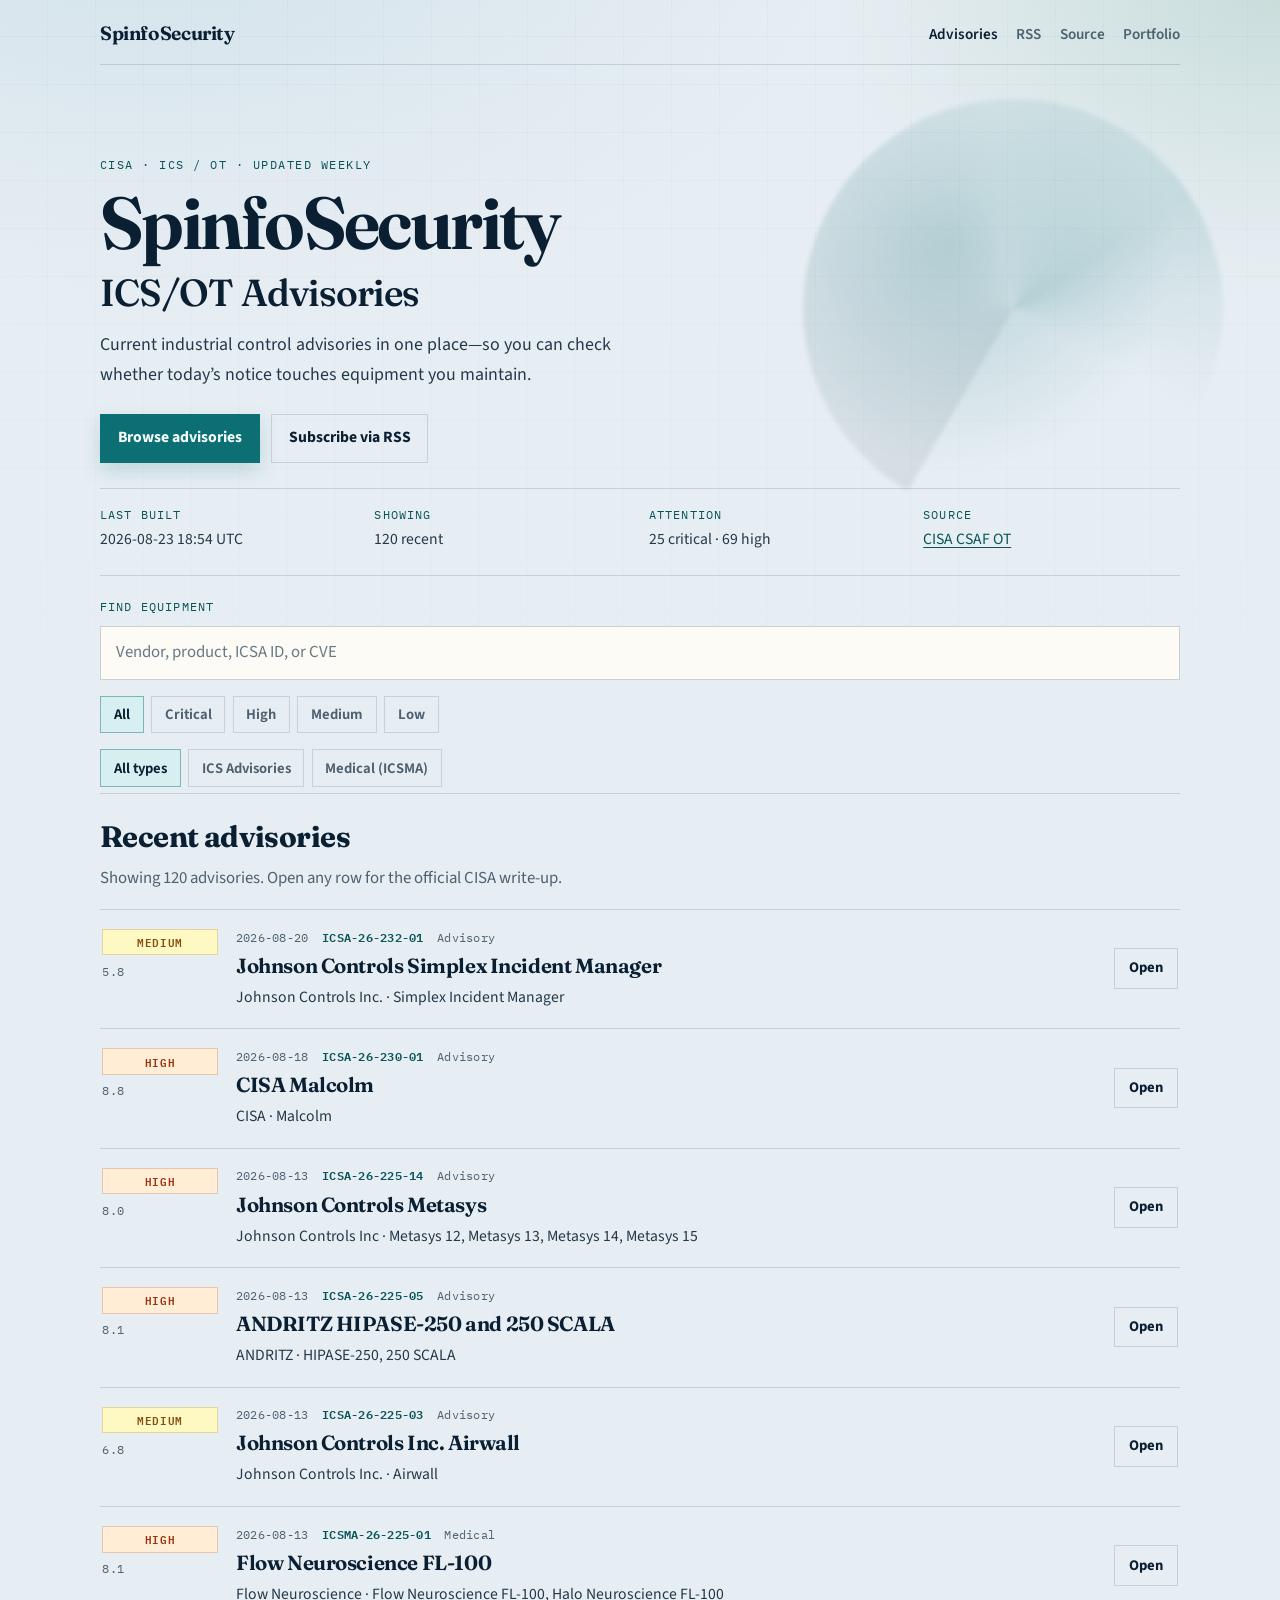
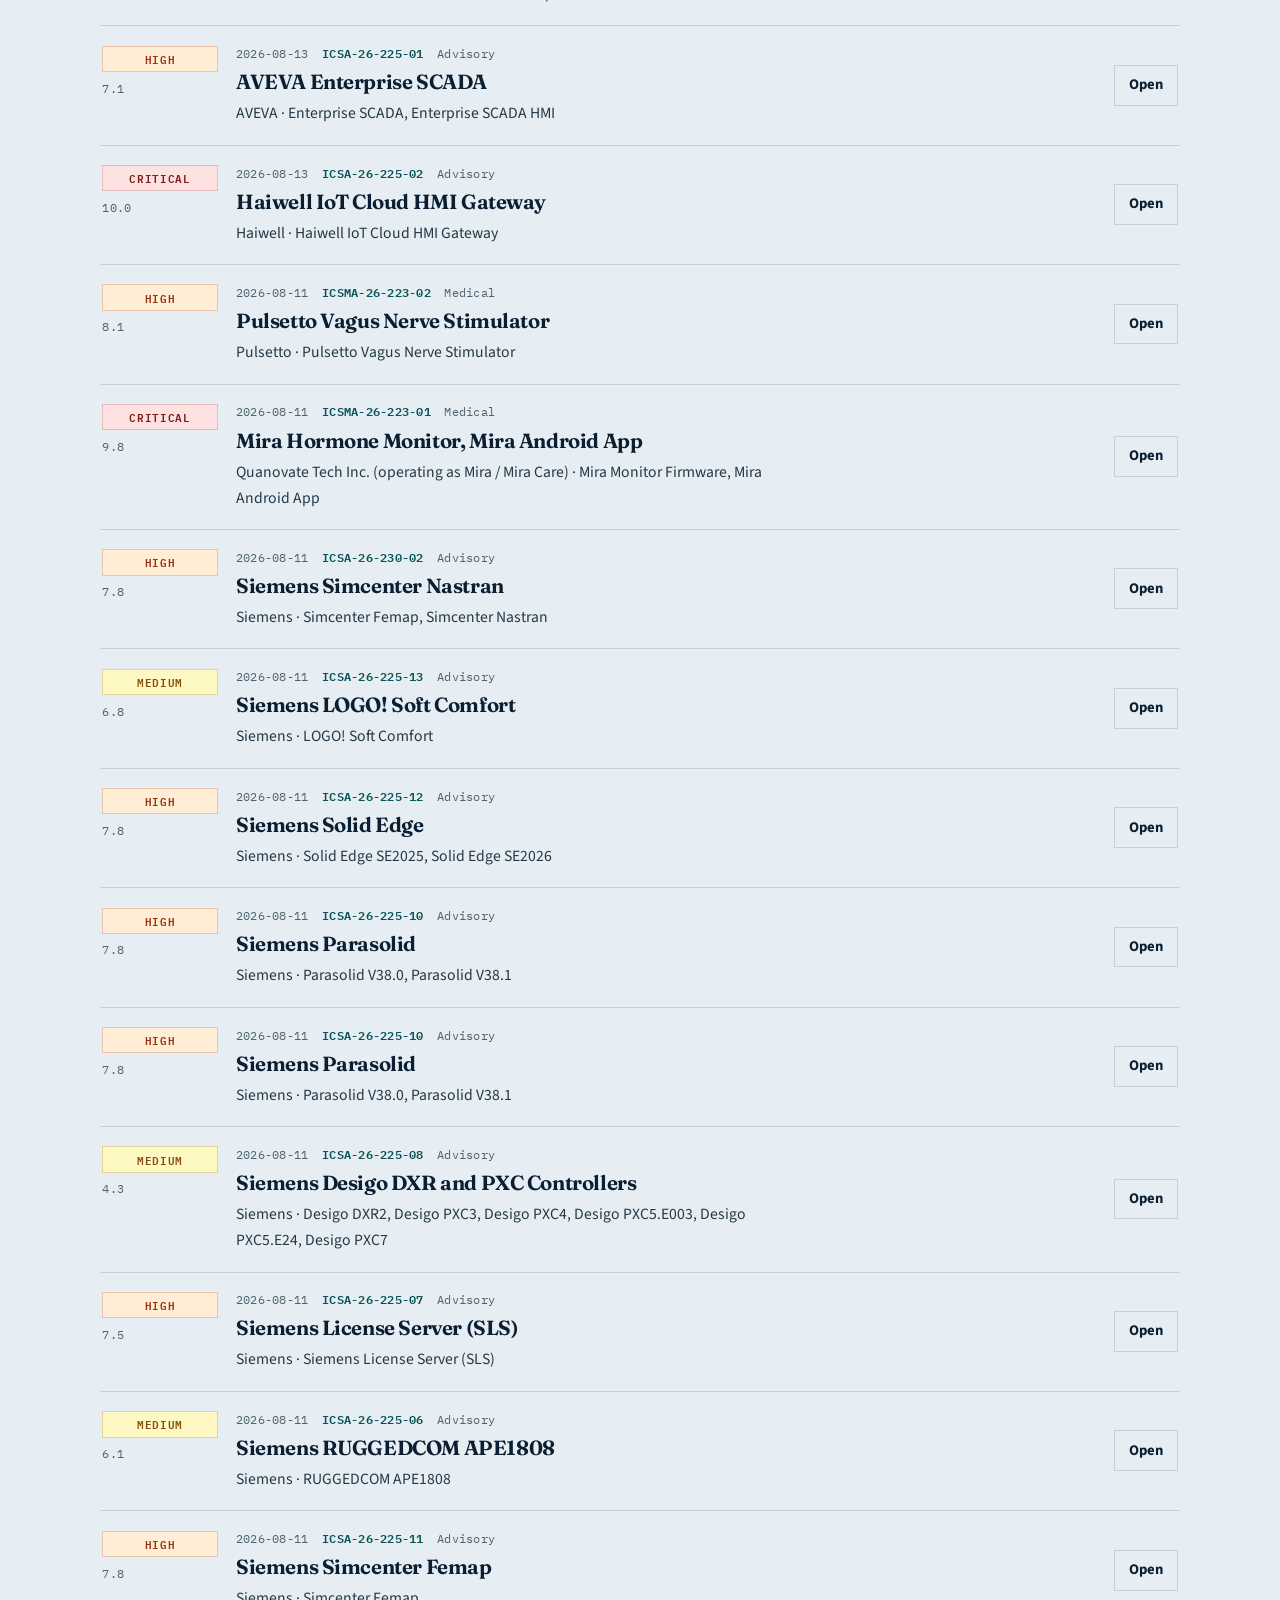
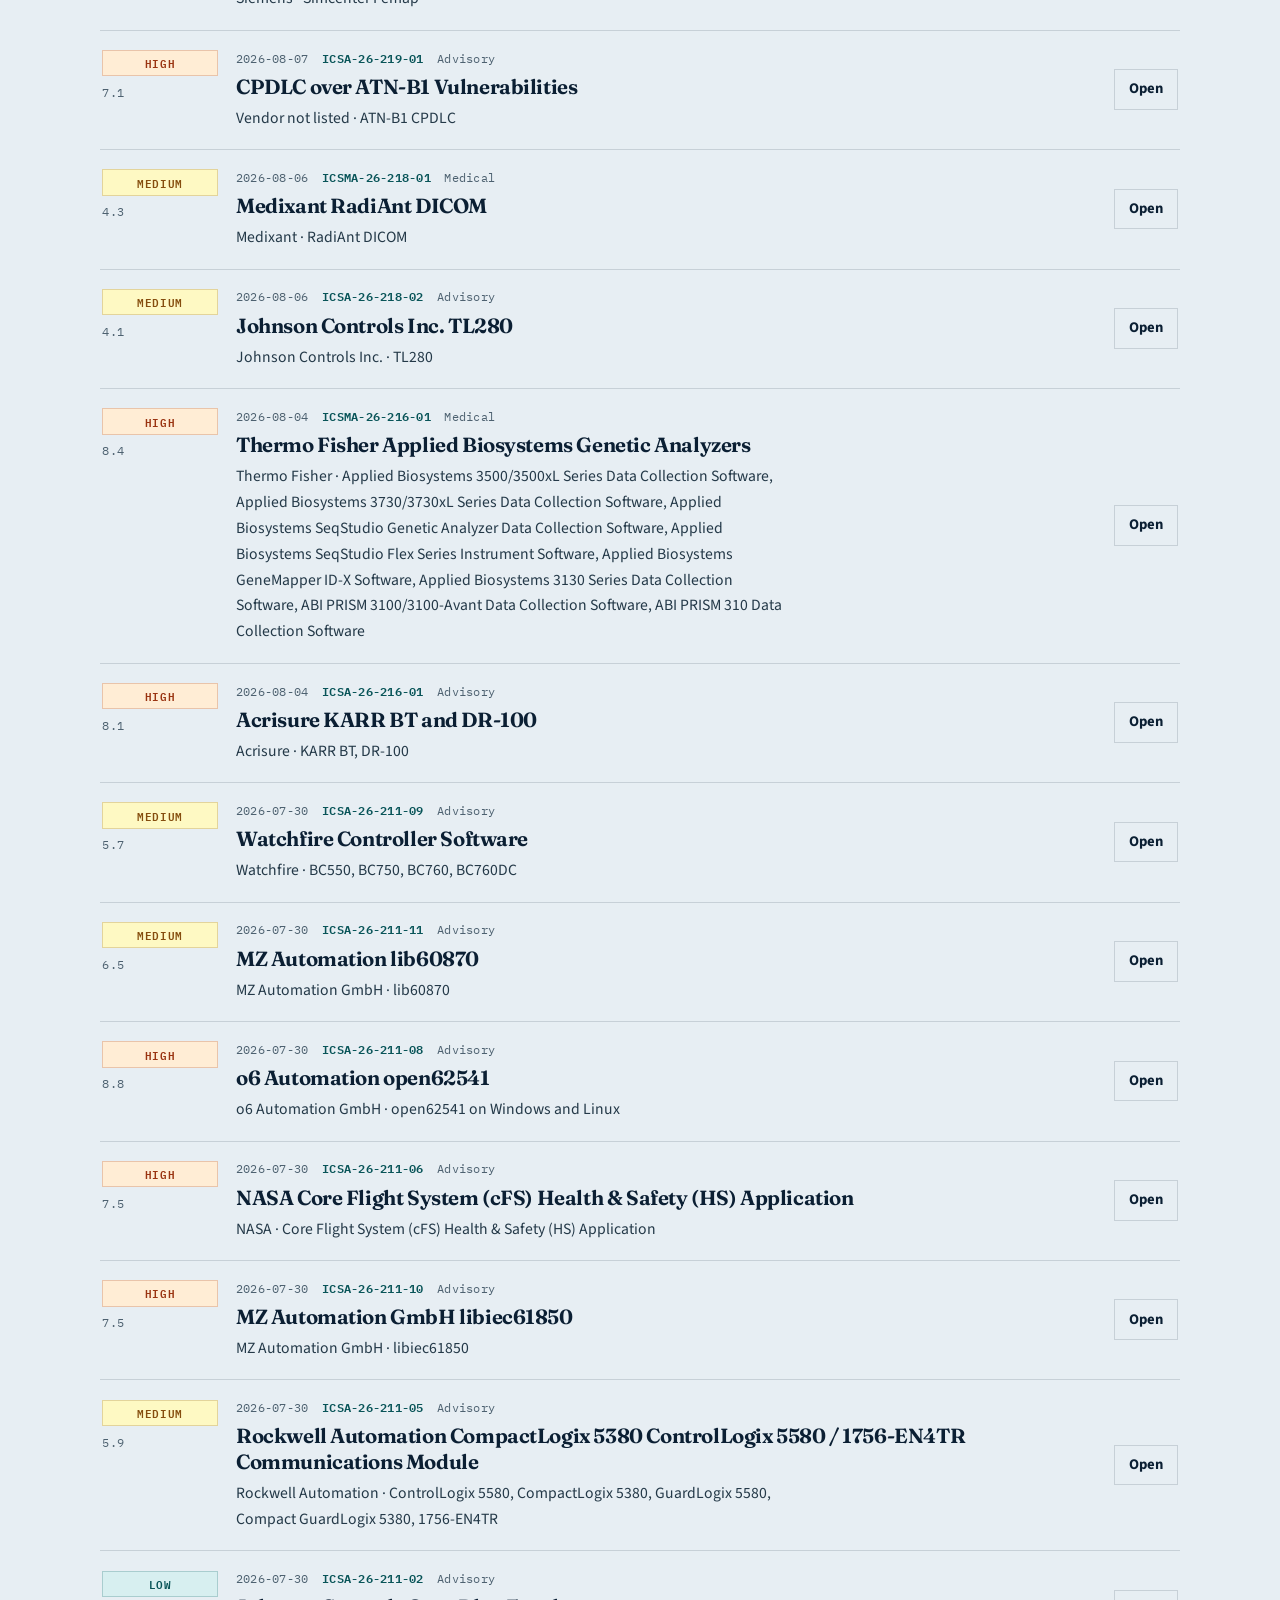
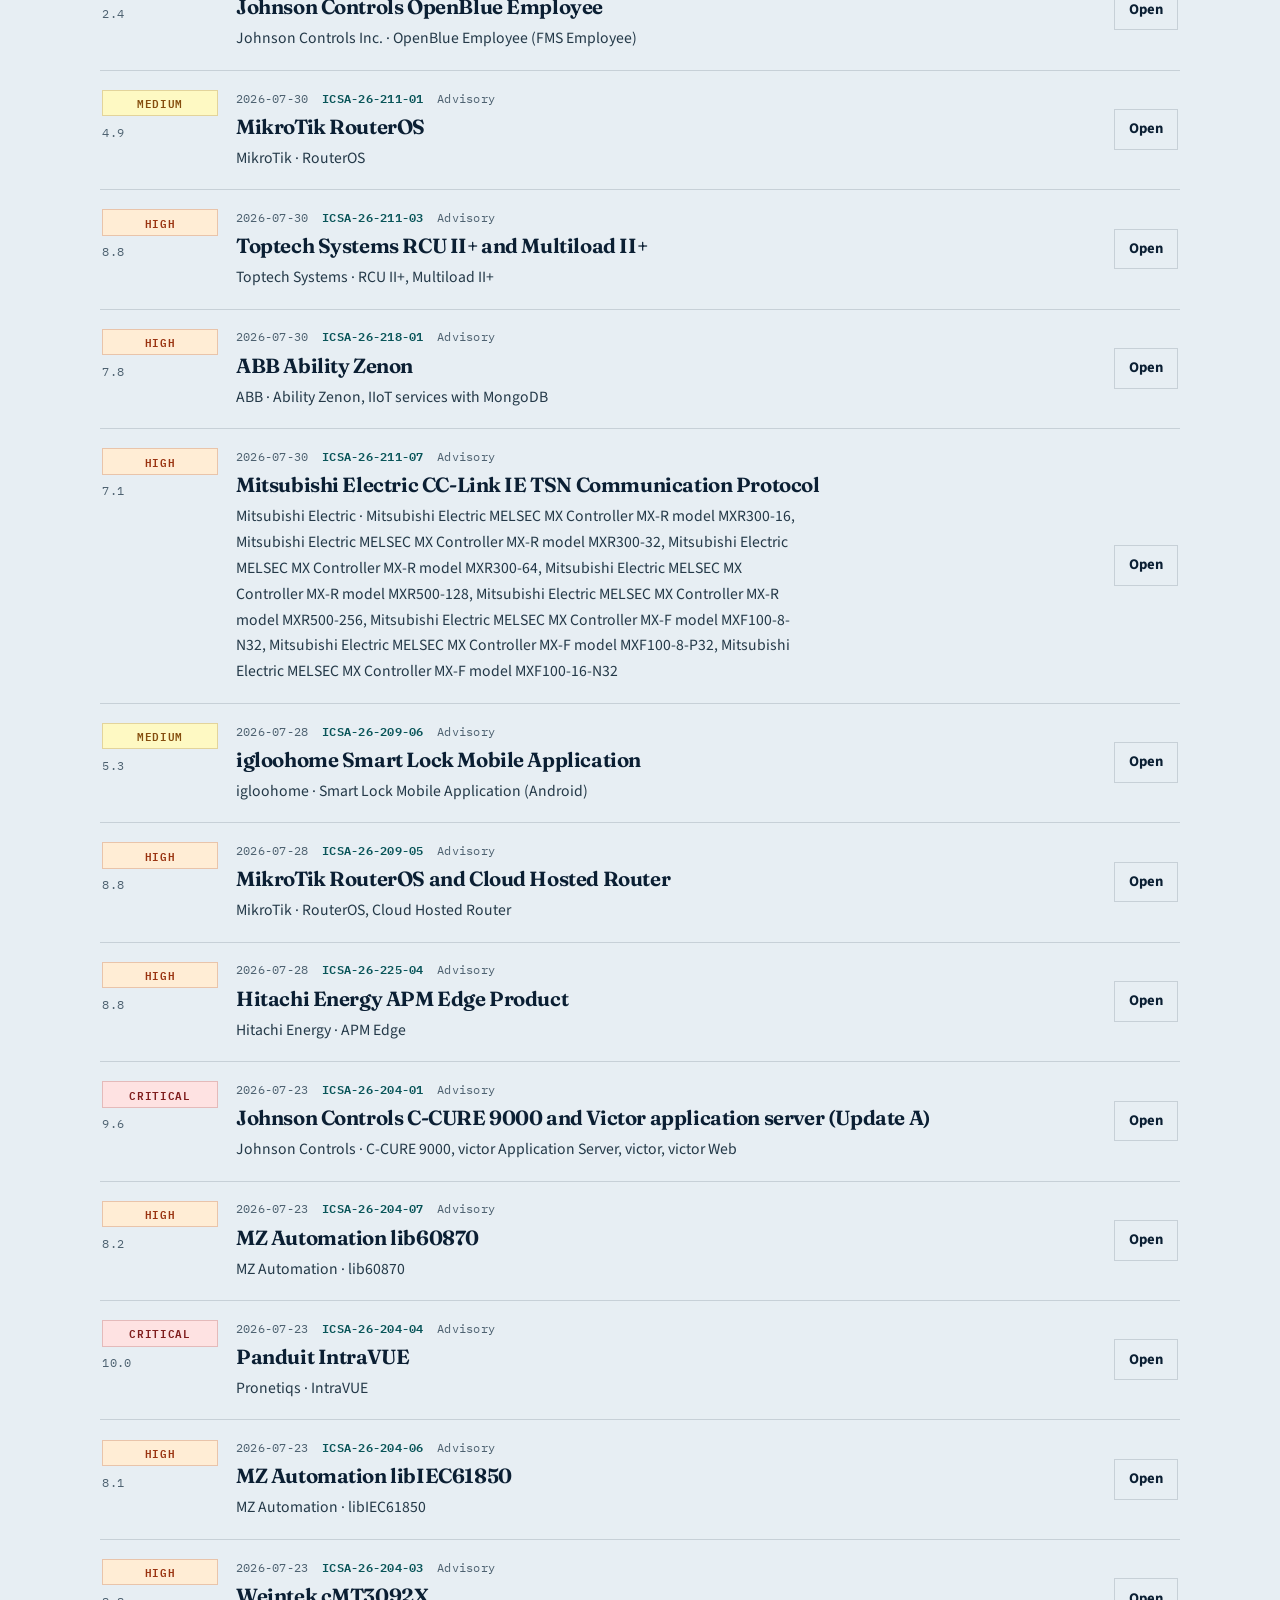
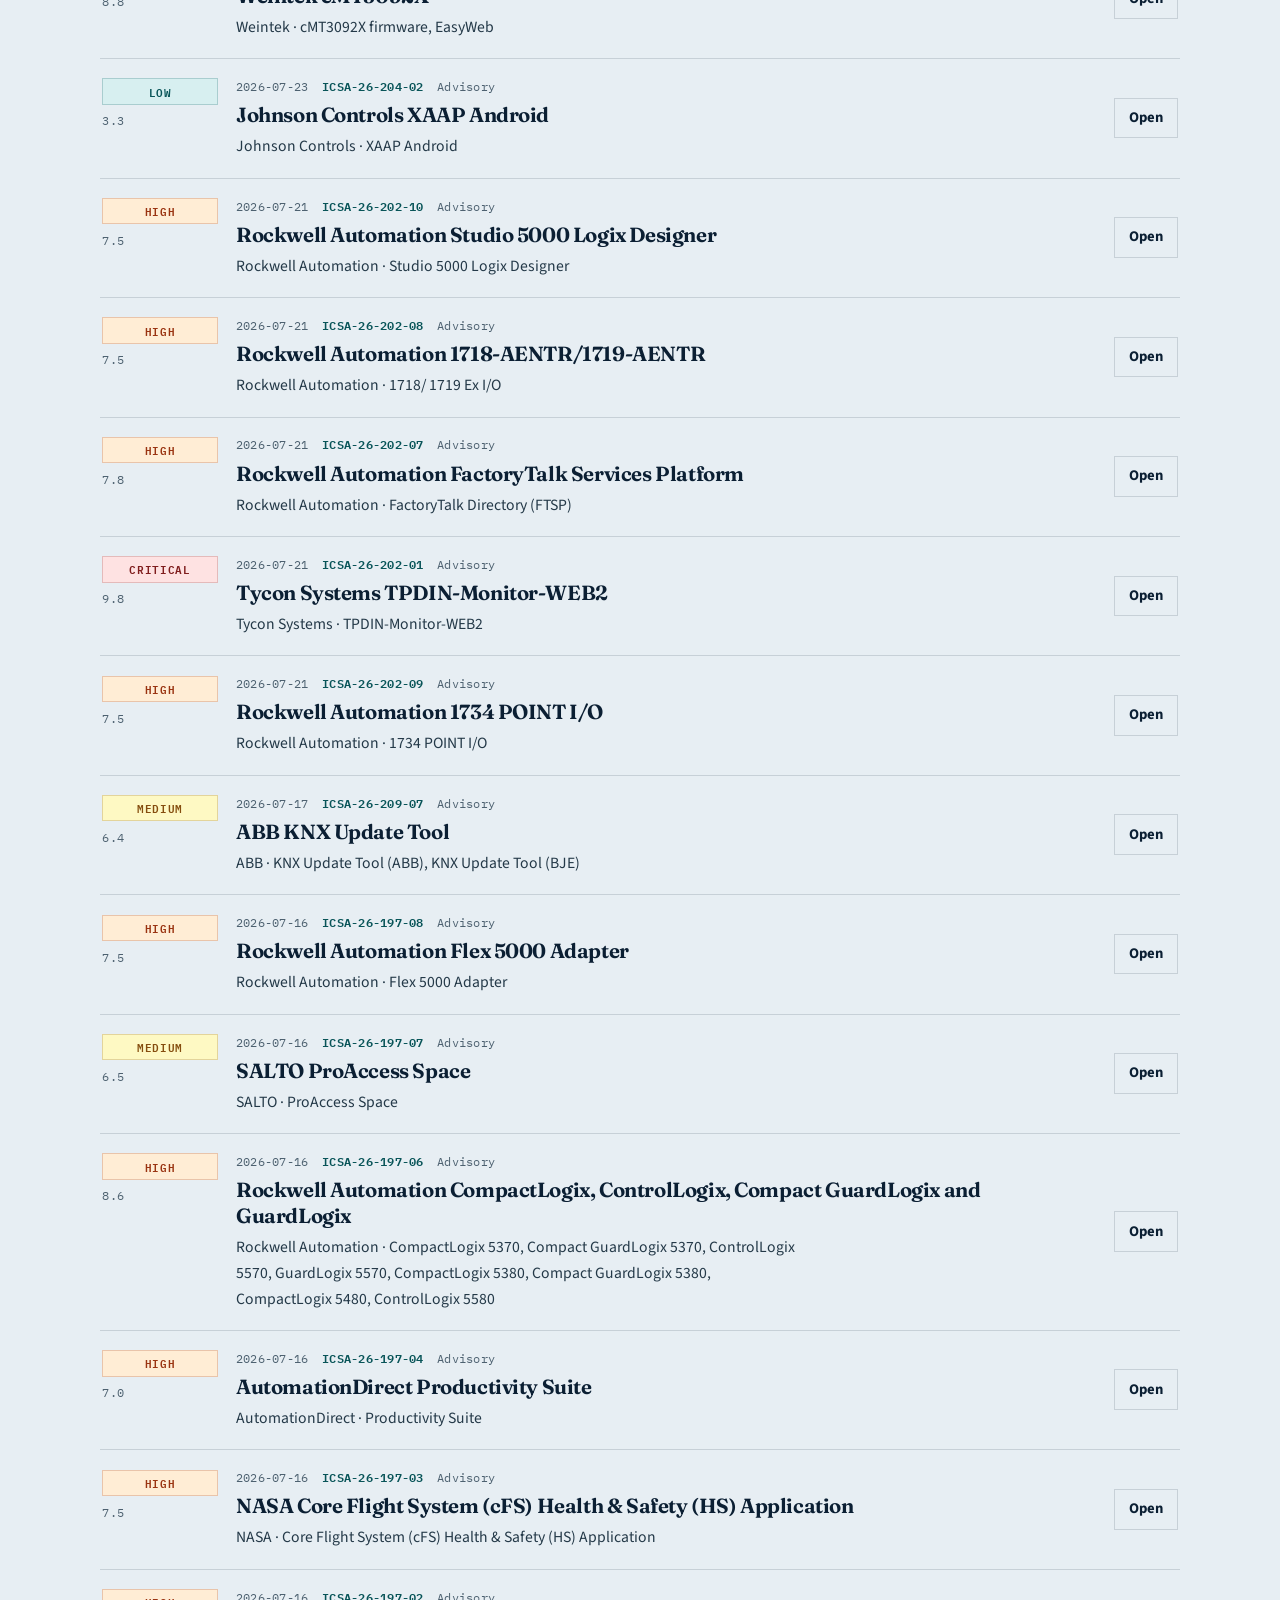
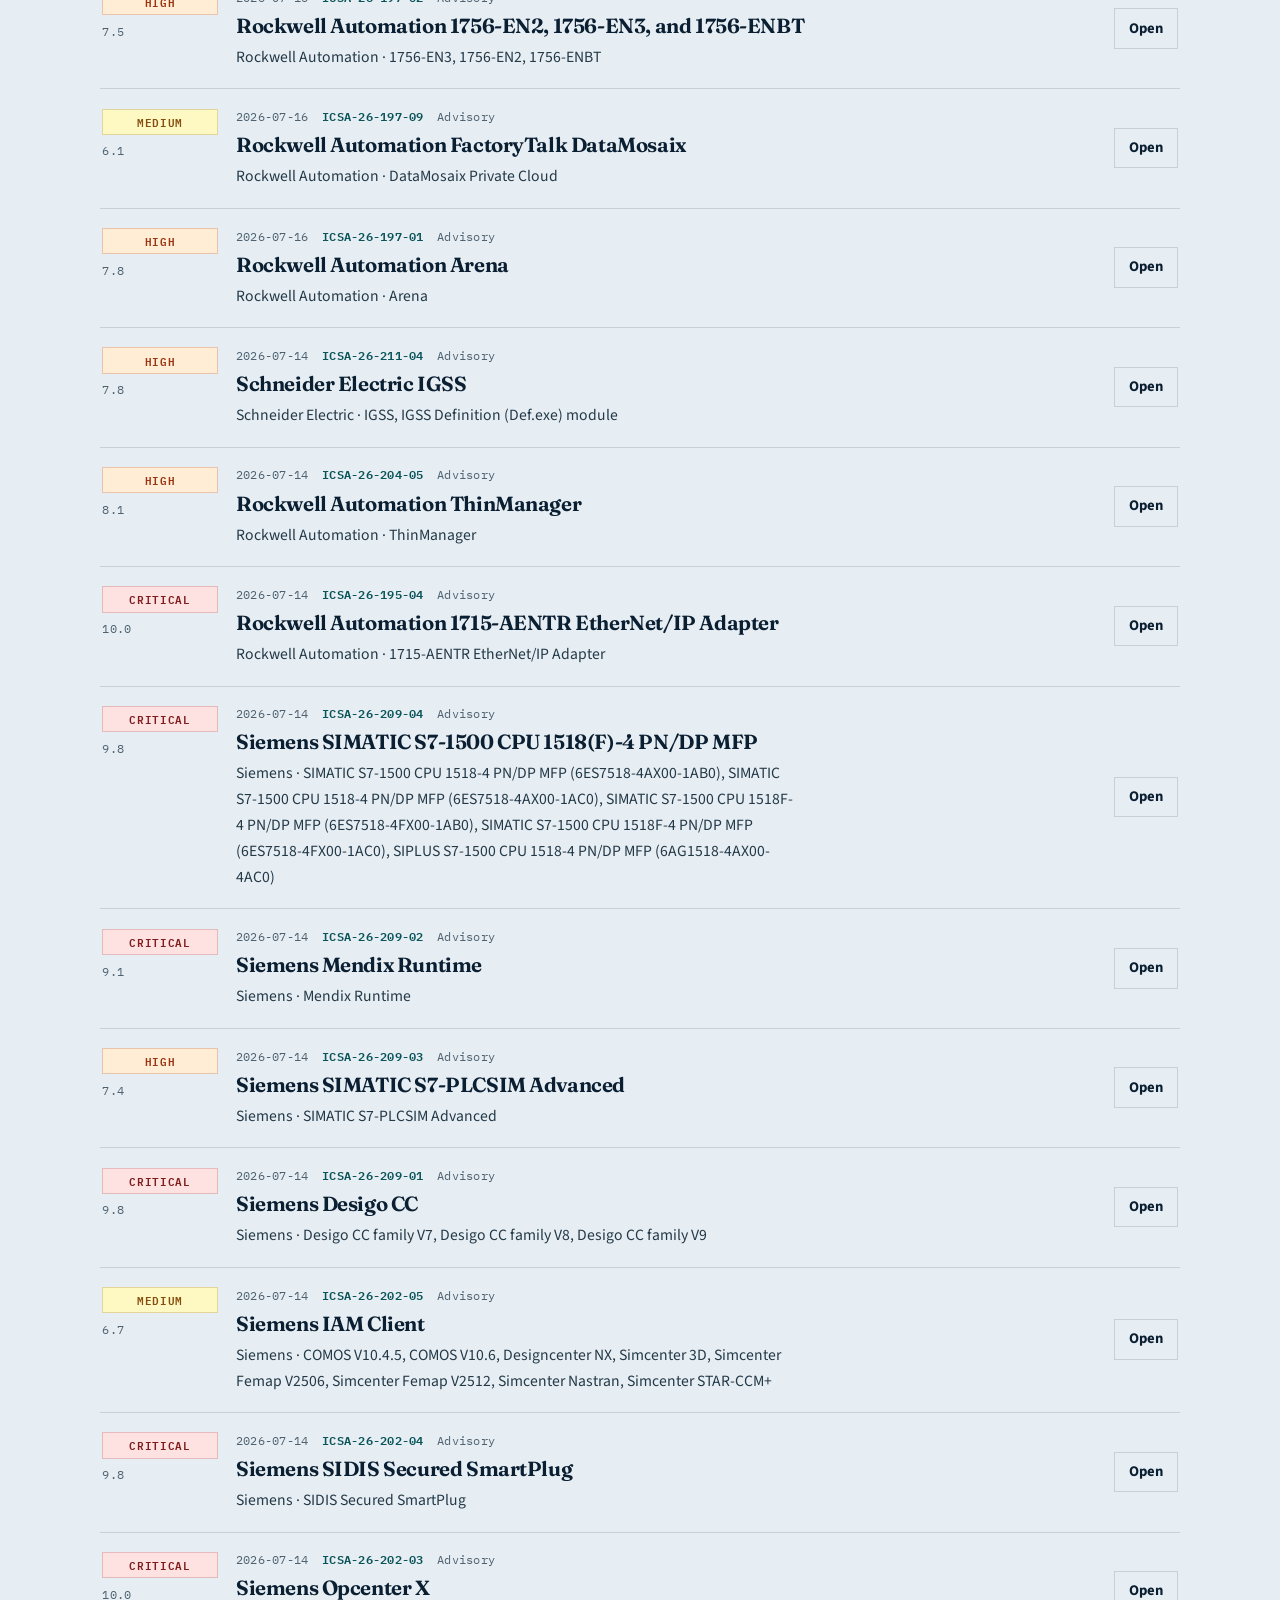
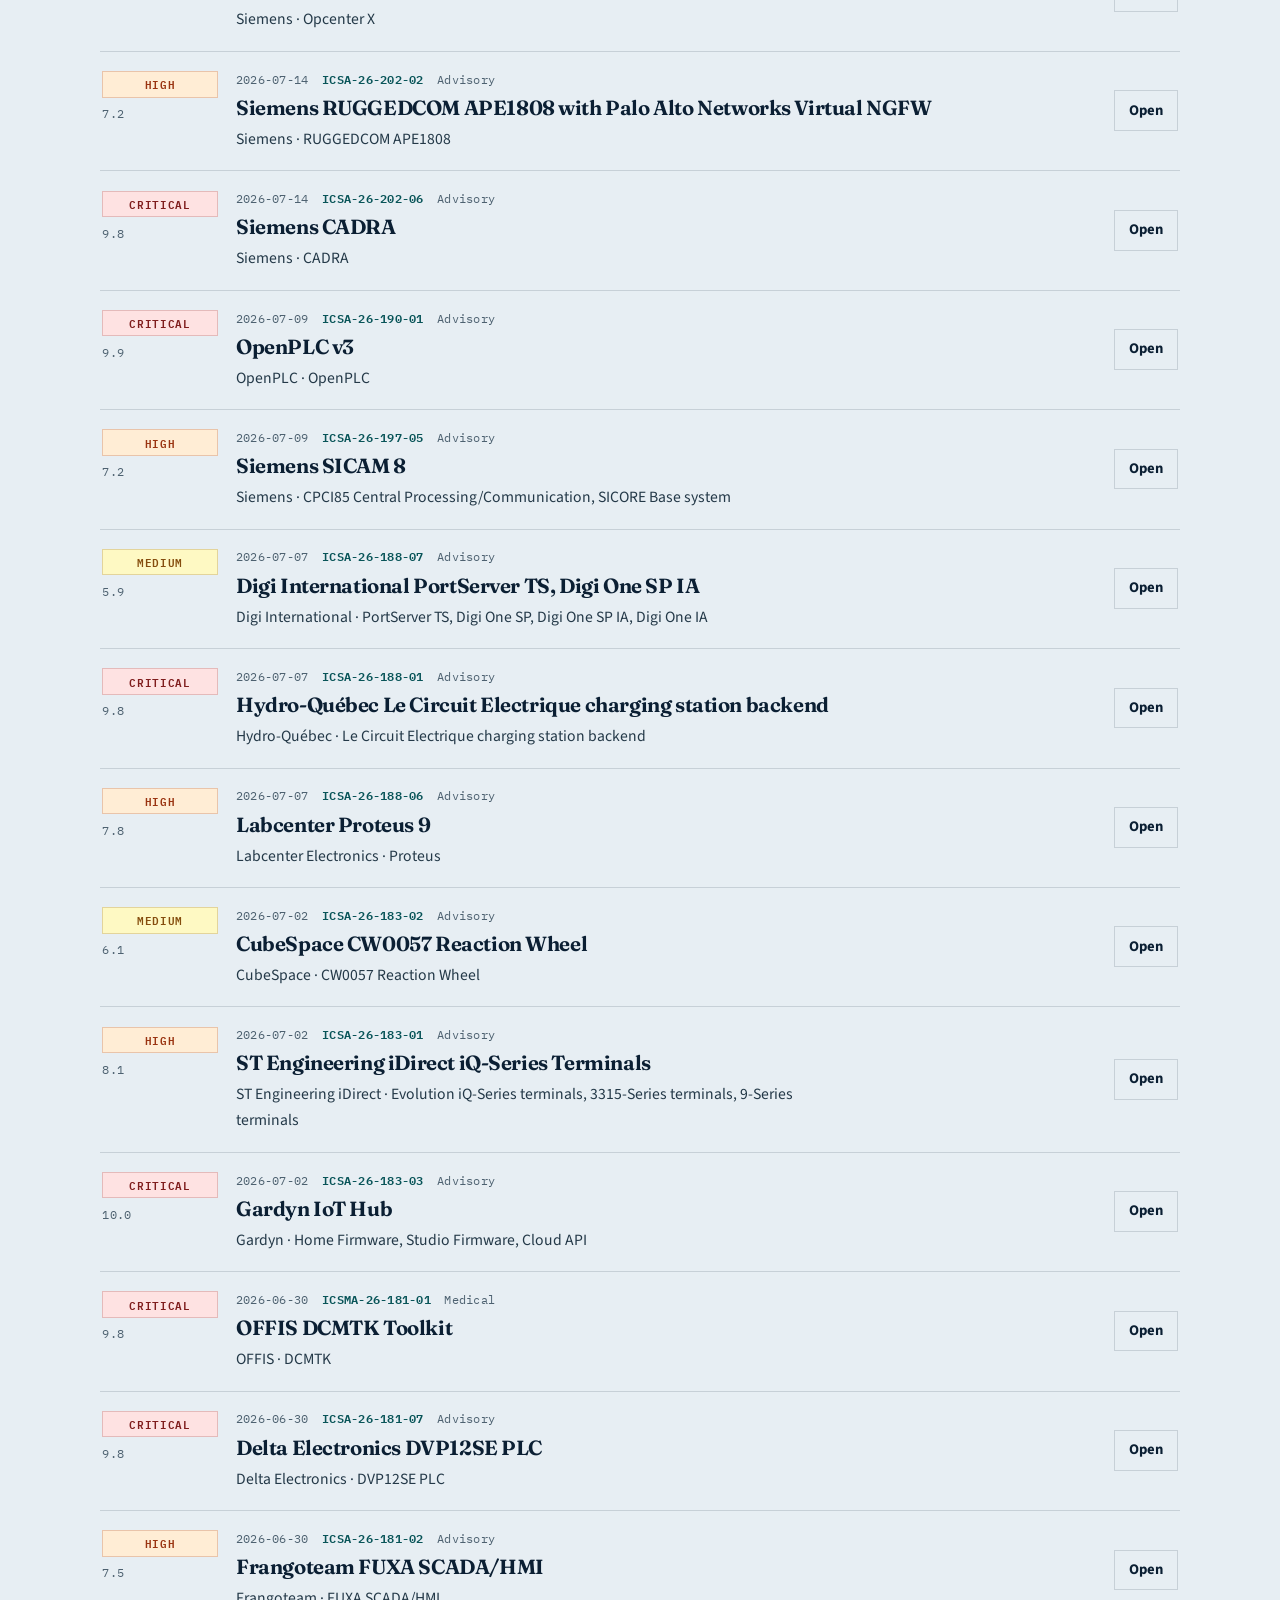
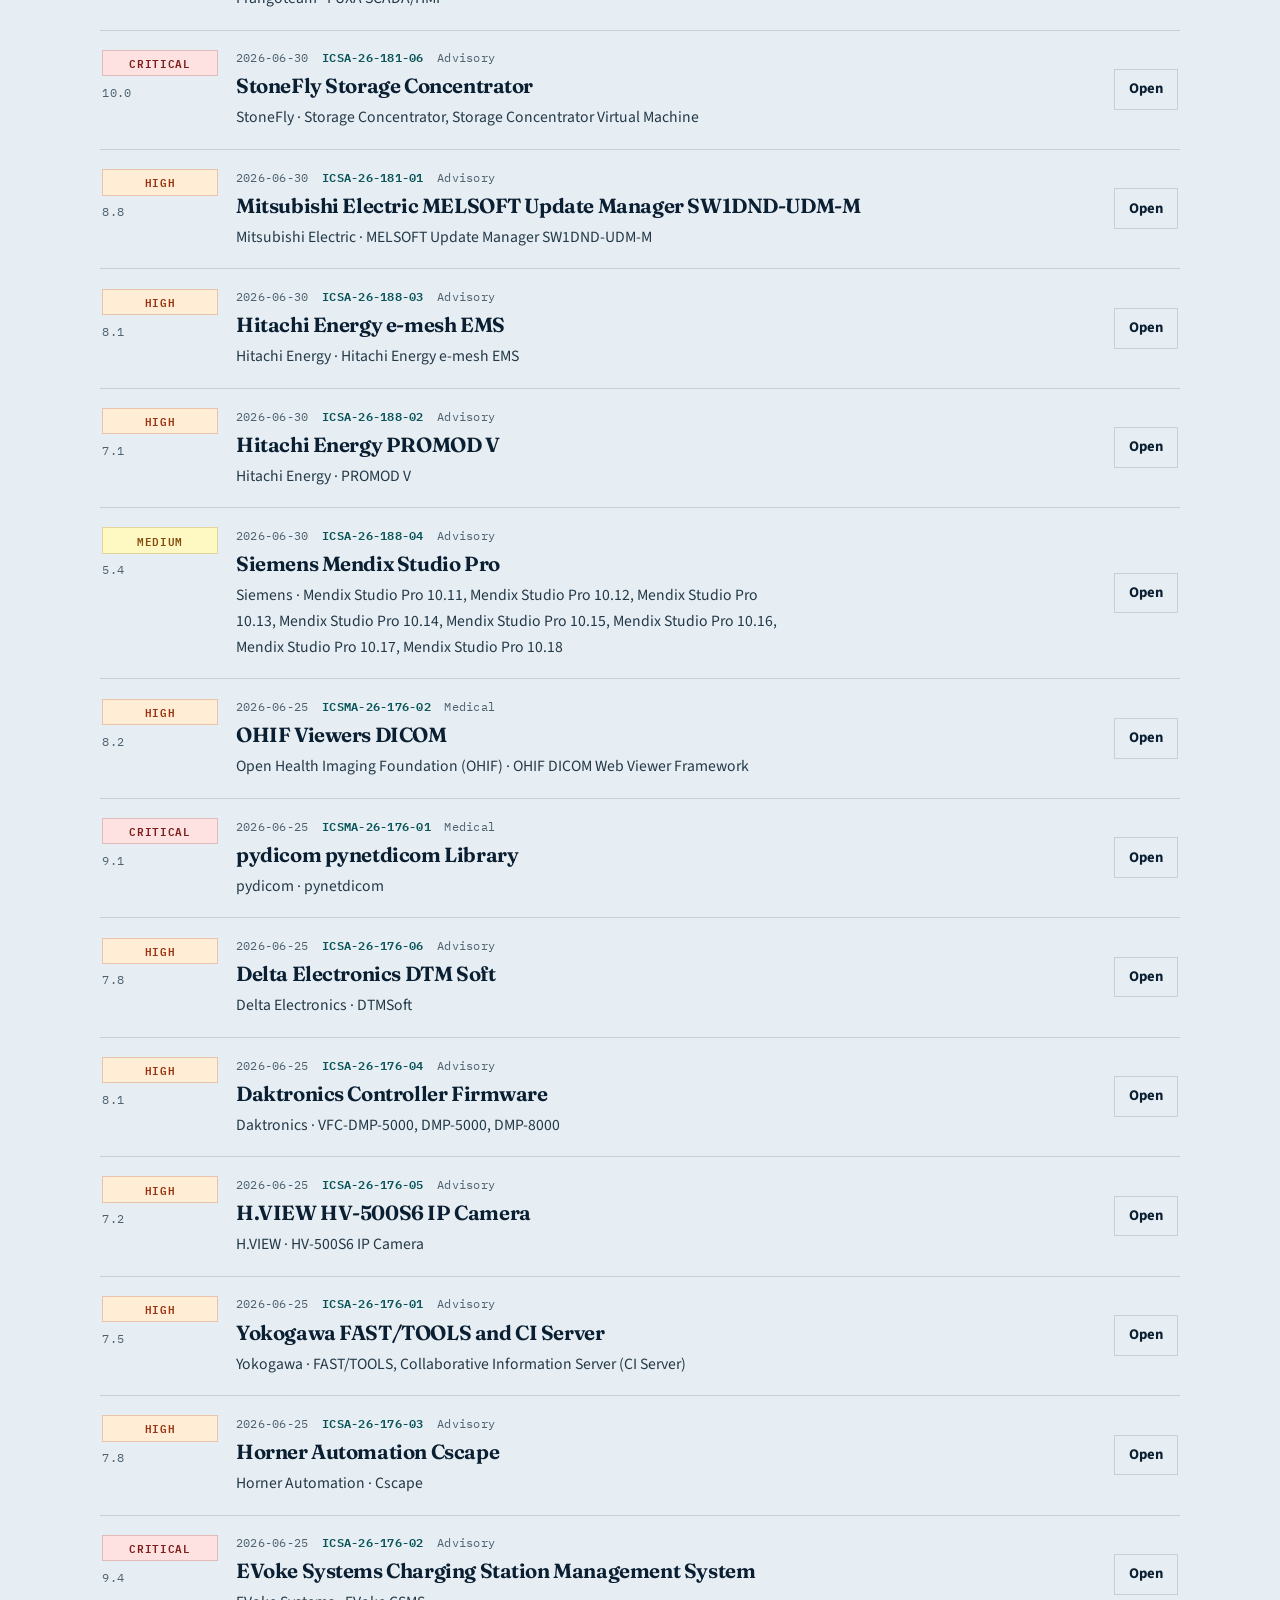
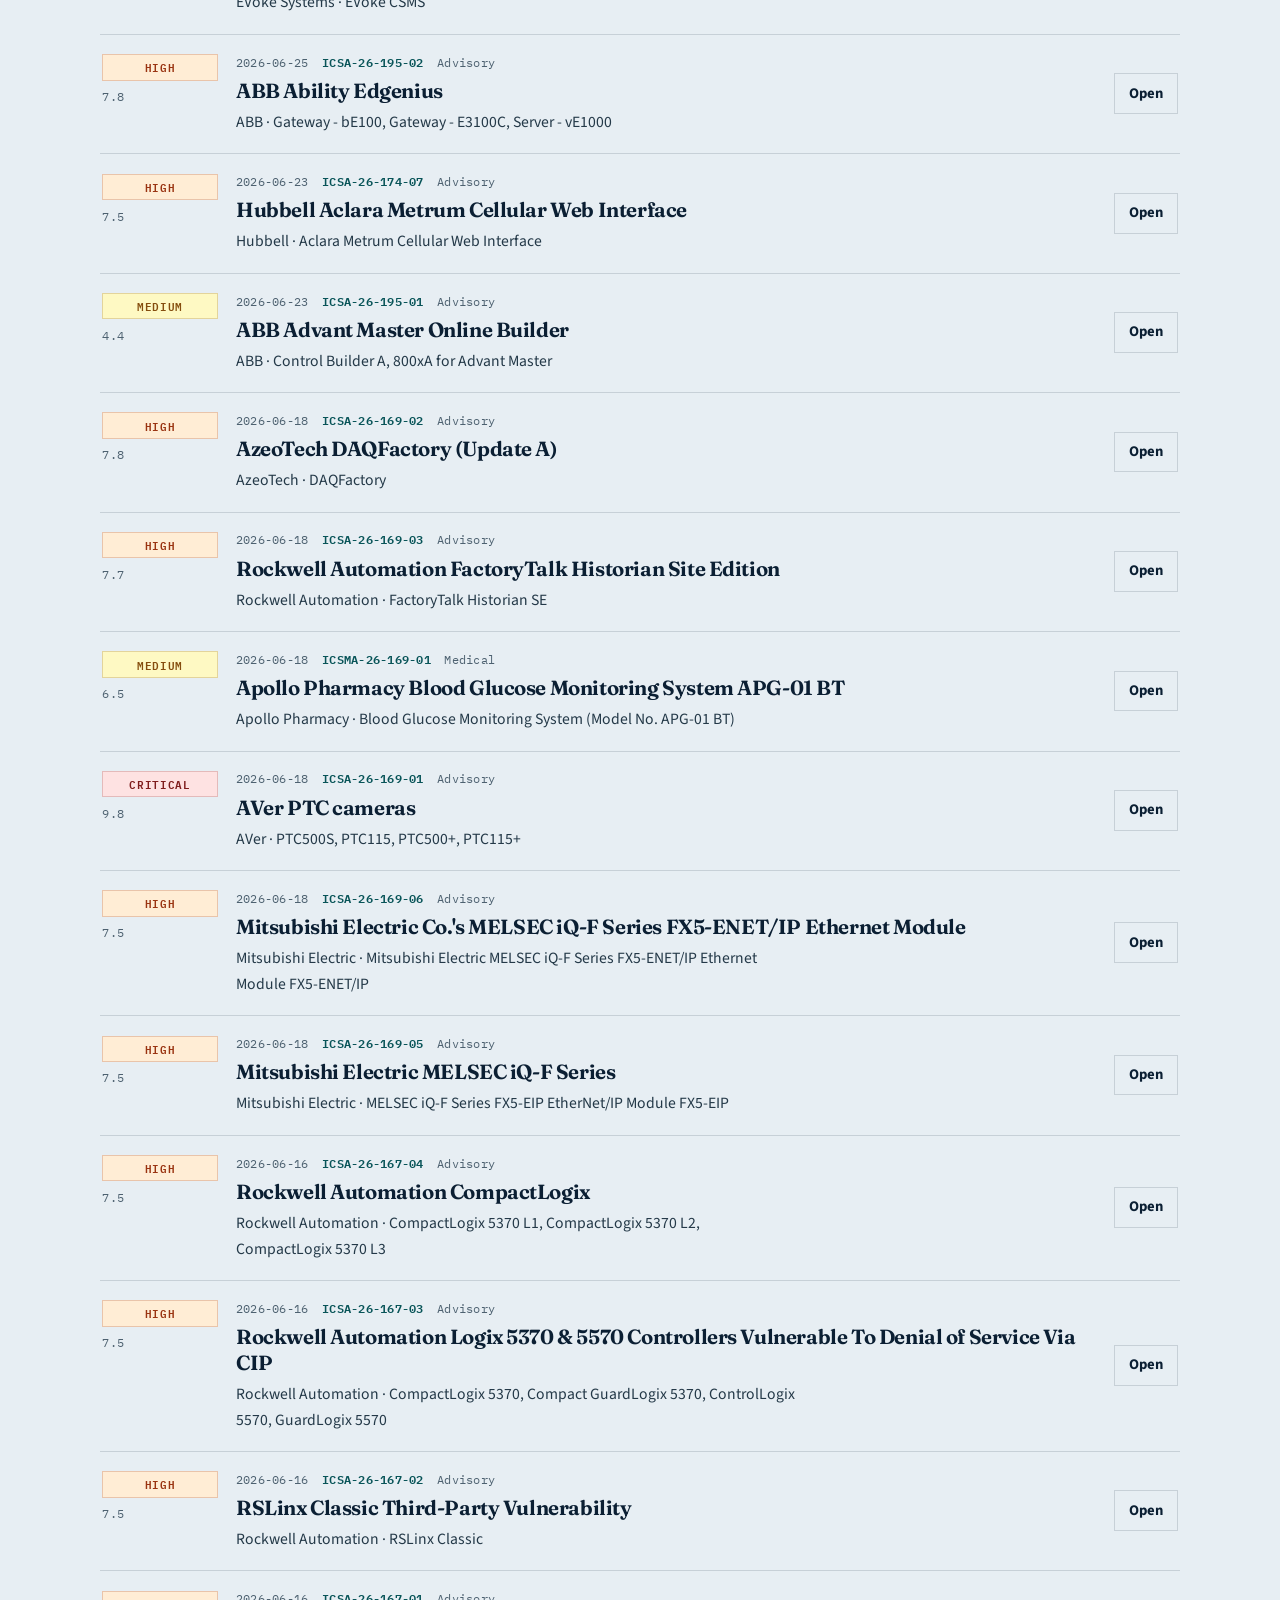
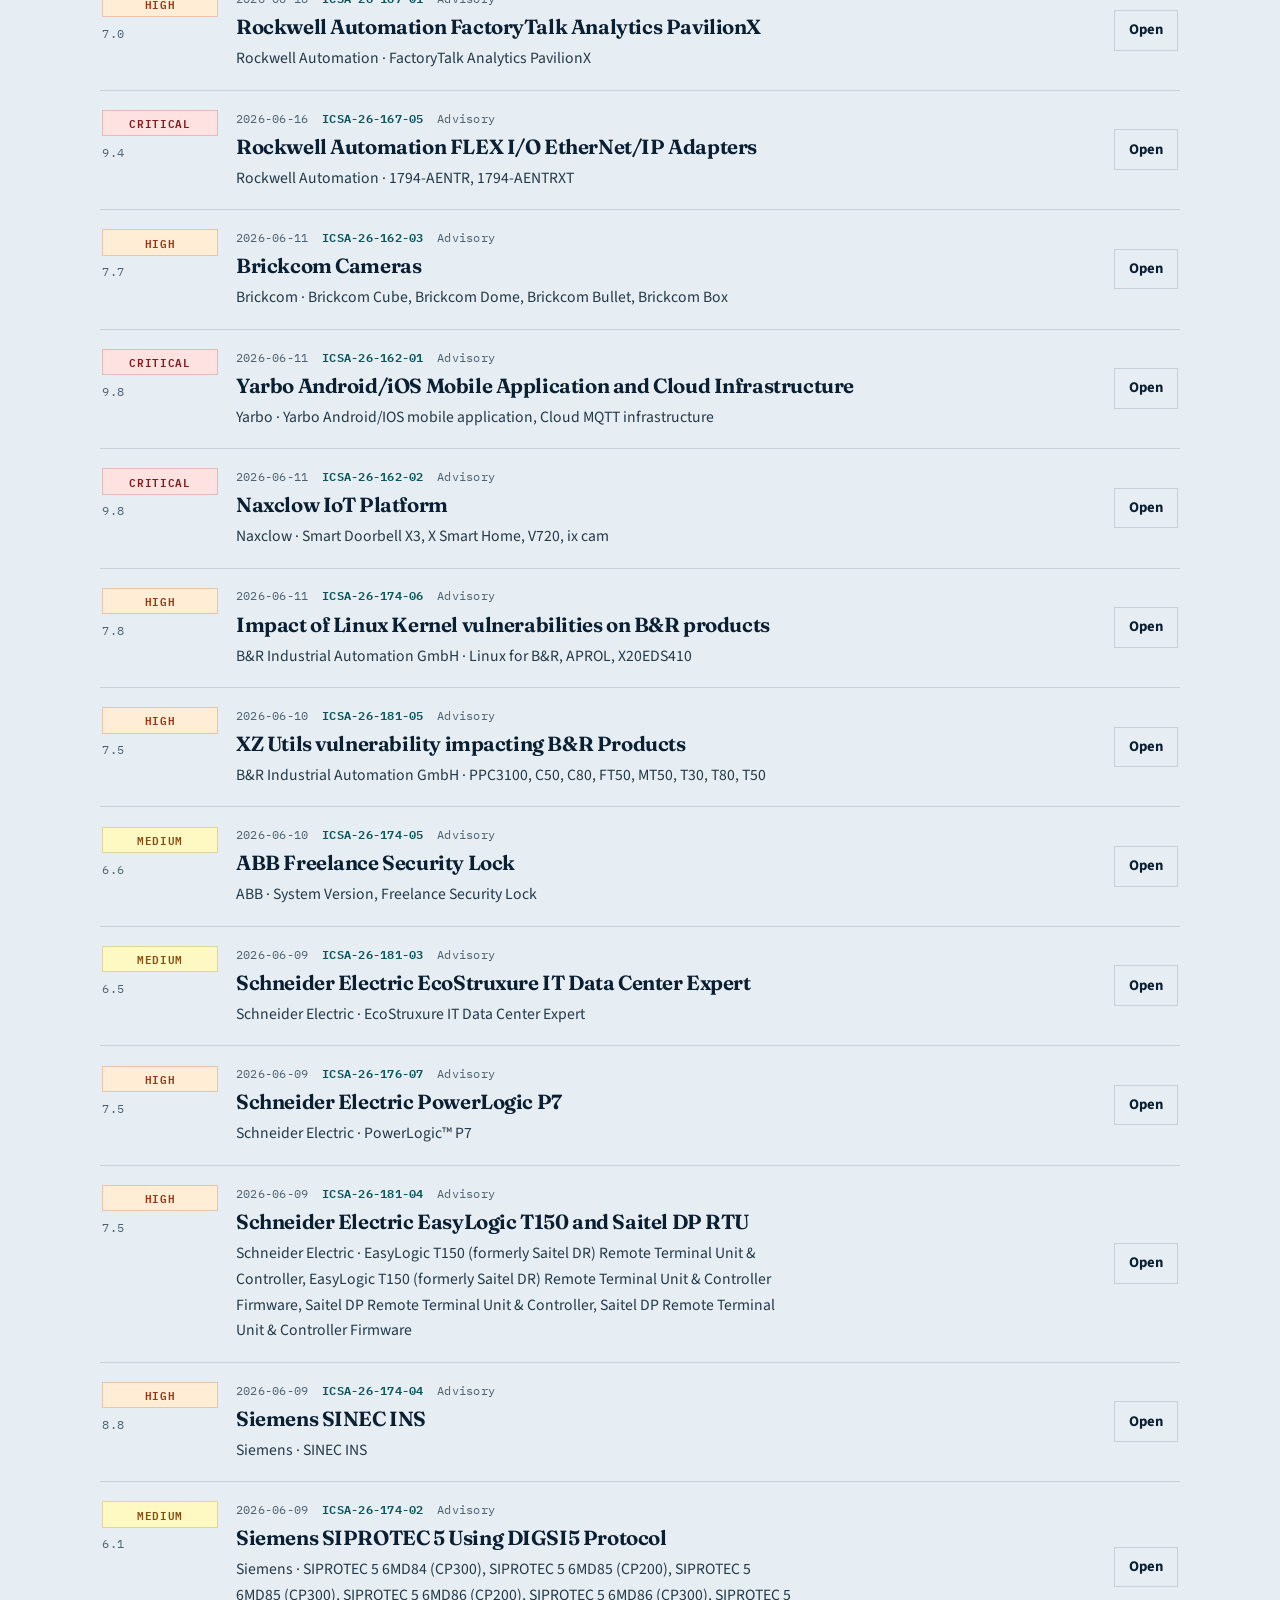
<file: site/index.html>
<!DOCTYPE html>
<html lang="en">
<head>
  <meta charset="utf-8">
  <meta name="viewport" content="width=device-width, initial-scale=1">
  <title>ICS/OT Advisories | CISA Industrial Control Alerts Aggregator | SpinfoSecurity</title>
  <meta name="description" content="Current CISA ICS and ICSMA advisories in one place. Search by vendor and product, filter by CVSS severity, subscribe via RSS. Built for people who maintain industrial control equipment.">
  <meta name="robots" content="index,follow,max-image-preview:large">
  <meta name="author" content="SpinfoSecurity">
  <meta name="keywords" content="CISA ICS advisories, ICSMA, OT security advisories, industrial control vulnerabilities, SCADA advisories, ICSA, CSAF, ICS/OT vulnerability feed, critical infrastructure security">
  <link rel="canonical" href="https://spinfosecurity.github.io/ics-ot-advisories/">
  <link rel="alternate" type="application/rss+xml" title="SpinfoSecurity ICS/OT Advisories" href="https://spinfosecurity.github.io/ics-ot-advisories/feed.xml">
  <link rel="icon" href="favicon.svg" type="image/svg+xml">
  <meta property="og:type" content="website">
  <meta property="og:site_name" content="SpinfoSecurity ICS/OT Advisories">
  <meta property="og:title" content="ICS/OT Advisories | Current CISA Industrial Control Notices">
  <meta property="og:description" content="Aggregated CISA ICS/OT advisories for equipment maintainers—severity, vendor, and product at a glance, with RSS.">
  <meta property="og:url" content="https://spinfosecurity.github.io/ics-ot-advisories/">
  <meta property="og:locale" content="en_US">
  <meta name="twitter:card" content="summary">
  <meta name="twitter:title" content="ICS/OT Advisories | SpinfoSecurity">
  <meta name="twitter:description" content="Current CISA ICS and medical device advisories—searchable by vendor and product.">
  <link rel="preconnect" href="https://fonts.googleapis.com">
  <link rel="preconnect" href="https://fonts.gstatic.com" crossorigin>
  <link href="https://fonts.googleapis.com/css2?family=Fraunces:opsz,wght@9..144,500;9..144,650&family=IBM+Plex+Mono:wght@500;600&family=Source+Sans+3:wght@450;600;700&display=swap" rel="stylesheet">
  <link rel="stylesheet" href="styles.css">
  <link rel="stylesheet" href="advisories.css">
  <script type="application/ld+json">
  {
    "@context": "https://schema.org",
    "@graph": [
      {
        "@type": "WebSite",
        "@id": "https://spinfosecurity.github.io/ics-ot-advisories/#website",
        "url": "https://spinfosecurity.github.io/ics-ot-advisories/",
        "name": "SpinfoSecurity ICS/OT Advisories",
        "description": "Aggregated CISA industrial control system and medical device advisories for OT/ICS equipment maintainers.",
        "publisher": { "@id": "https://spinfosecurity.github.io/#person" },
        "inLanguage": "en-US"
      },
      {
        "@type": "WebPage",
        "@id": "https://spinfosecurity.github.io/ics-ot-advisories/#webpage",
        "url": "https://spinfosecurity.github.io/ics-ot-advisories/",
        "name": "ICS/OT Advisories",
        "isPartOf": { "@id": "https://spinfosecurity.github.io/ics-ot-advisories/#website" },
        "about": ["Industrial control systems", "Operational technology security", "CISA ICS advisories"],
        "dateModified": "2026-08-23T18:54:15Z",
        "inLanguage": "en-US"
      },
      {
        "@type": "Person",
        "@id": "https://spinfosecurity.github.io/#person",
        "name": "SpinfoSecurity",
        "url": "https://spinfosecurity.github.io/",
        "sameAs": [
          "https://github.com/spinfosecurity",
          "https://github.com/spinfosecurity/ics-ot-advisories"
        ]
      },
      {
        "@type": "DataFeed",
        "name": "SpinfoSecurity ICS/OT Advisories RSS",
        "url": "https://spinfosecurity.github.io/ics-ot-advisories/feed.xml",
        "encodingFormat": "application/rss+xml",
        "provider": { "@id": "https://spinfosecurity.github.io/#person" }
      }
    ]
  }
  </script>
</head>
<body class="advisories-page">
  <header class="wrap top">
    <a class="brand" href="https://spinfosecurity.github.io/">SpinfoSecurity</a>
    <nav class="nav" aria-label="Primary">
      <a href="./" aria-current="page">Advisories</a>
      <a href="feed.xml">RSS</a>
      <a href="https://github.com/spinfosecurity/ics-ot-advisories">Source</a>
      <a href="https://spinfosecurity.github.io/">Portfolio</a>
    </nav>
  </header>

  <main class="wrap">
    <section class="hero adv-hero" aria-labelledby="hero-heading">
      <p class="kicker">CISA · ICS / OT · updated weekly</p>
      <p class="hero-brand">SpinfoSecurity</p>
      <h1 id="hero-heading">ICS/OT Advisories</h1>
      <p class="lede">Current industrial control advisories in one place—so you can check whether today’s notice touches equipment you maintain.</p>
      <div class="actions">
        <a class="btn" href="#advisory-list">Browse advisories</a>
        <a class="btn btn-ghost" href="feed.xml">Subscribe via RSS</a>
      </div>
    </section>

    <section class="adv-status" aria-label="Feed status">
      <p>
        <span class="status-label">Last built</span>
        <time datetime="2026-08-23T18:54:15Z">2026-08-23 18:54 UTC</time>
      </p>
      <p><span class="status-label">Showing</span> 120 recent</p>
      <p><span class="status-label">Attention</span> 25 critical · 69 high</p>
      <p><span class="status-label">Source</span> <a href="https://github.com/cisagov/CSAF">CISA CSAF OT</a></p>
    </section>

    <section class="adv-controls" aria-label="Filter advisories">
      <label class="adv-search" for="adv-query">
        <span class="status-label">Find equipment</span>
        <input id="adv-query" type="search" name="q" placeholder="Vendor, product, ICSA ID, or CVE" autocomplete="off" spellcheck="false">
      </label>
      <div class="adv-filters" role="group" aria-label="Severity">
        <button type="button" class="filter-chip is-active" data-filter-severity="ALL" aria-pressed="true">All</button>
        <button type="button" class="filter-chip" data-filter-severity="CRITICAL" aria-pressed="false">Critical</button>
        <button type="button" class="filter-chip" data-filter-severity="HIGH" aria-pressed="false">High</button>
        <button type="button" class="filter-chip" data-filter-severity="MEDIUM" aria-pressed="false">Medium</button>
        <button type="button" class="filter-chip" data-filter-severity="LOW" aria-pressed="false">Low</button>
      </div>
      <div class="adv-filters" role="group" aria-label="Advisory type">
        <button type="button" class="filter-chip is-active" data-filter-kind="ALL" aria-pressed="true">All types</button>
        <button type="button" class="filter-chip" data-filter-kind="advisory" aria-pressed="false">ICS Advisories</button>
        <button type="button" class="filter-chip" data-filter-kind="medical" aria-pressed="false">Medical (ICSMA)</button>
      </div>
    </section>

    <section class="section adv-list-section" id="advisory-list" aria-labelledby="list-heading">
      <div class="adv-list-head">
        <h2 id="list-heading">Recent advisories</h2>
        <p class="section-intro" id="result-count">Showing 120 advisories. Open any row for the official CISA write-up.</p>
      </div>
      <div class="adv-list" id="adv-list">

        <article class="adv-row" data-severity="MEDIUM" data-kind="advisory" data-search="icsa-26-232-01 johnson controls simplex incident manager johnson controls inc. simplex incident manager cve-2026-27875 advisory medium" id="ICSA-26-232-01">
          <div class="adv-rail">
            <span class="sev sev-medium">Medium</span>
            <span class="cvss">5.8</span>
          </div>
          <div class="adv-body">
            <div class="adv-topline">
              <time datetime="2026-08-20T06:00:00.000000Z">2026-08-20</time>
              <span class="adv-id">ICSA-26-232-01</span>
              <span class="adv-kind">Advisory</span>
            </div>
            <h3 class="adv-title"><a href="https://www.cisa.gov/news-events/ics-advisories/icsa-26-232-01" rel="noopener noreferrer">Johnson Controls Simplex Incident Manager</a></h3>
            <p class="adv-meta">Johnson Controls Inc. · Simplex Incident Manager</p>
          </div>
          <a class="adv-open" href="https://www.cisa.gov/news-events/ics-advisories/icsa-26-232-01" rel="noopener noreferrer" aria-label="Open ICSA-26-232-01 on CISA">Open</a>
        </article>

        <article class="adv-row" data-severity="HIGH" data-kind="advisory" data-search="icsa-26-230-01 cisa malcolm cisa malcolm cve-2026-63133 cve-2026-63134 cve-2026-55676 cve-2026-63177 cve-2026-19670 cve-2026-19671 advisory high" id="ICSA-26-230-01">
          <div class="adv-rail">
            <span class="sev sev-high">High</span>
            <span class="cvss">8.8</span>
          </div>
          <div class="adv-body">
            <div class="adv-topline">
              <time datetime="2026-08-18T06:00:00.000000Z">2026-08-18</time>
              <span class="adv-id">ICSA-26-230-01</span>
              <span class="adv-kind">Advisory</span>
            </div>
            <h3 class="adv-title"><a href="https://www.cisa.gov/news-events/ics-advisories/icsa-26-230-01" rel="noopener noreferrer">CISA Malcolm</a></h3>
            <p class="adv-meta">CISA · Malcolm</p>
          </div>
          <a class="adv-open" href="https://www.cisa.gov/news-events/ics-advisories/icsa-26-230-01" rel="noopener noreferrer" aria-label="Open ICSA-26-230-01 on CISA">Open</a>
        </article>

        <article class="adv-row" data-severity="HIGH" data-kind="advisory" data-search="icsa-26-225-14 johnson controls metasys johnson controls inc metasys 12, metasys 13, metasys 14, metasys 15 cve-2026-34491 advisory high" id="ICSA-26-225-14">
          <div class="adv-rail">
            <span class="sev sev-high">High</span>
            <span class="cvss">8.0</span>
          </div>
          <div class="adv-body">
            <div class="adv-topline">
              <time datetime="2026-08-13T06:00:00.000000Z">2026-08-13</time>
              <span class="adv-id">ICSA-26-225-14</span>
              <span class="adv-kind">Advisory</span>
            </div>
            <h3 class="adv-title"><a href="https://www.cisa.gov/news-events/ics-advisories/icsa-26-225-14" rel="noopener noreferrer">Johnson Controls Metasys</a></h3>
            <p class="adv-meta">Johnson Controls Inc · Metasys 12, Metasys 13, Metasys 14, Metasys 15</p>
          </div>
          <a class="adv-open" href="https://www.cisa.gov/news-events/ics-advisories/icsa-26-225-14" rel="noopener noreferrer" aria-label="Open ICSA-26-225-14 on CISA">Open</a>
        </article>

        <article class="adv-row" data-severity="HIGH" data-kind="advisory" data-search="icsa-26-225-05 andritz hipase-250 and 250 scala andritz hipase-250, 250 scala cve-2026-65309 cve-2026-65310 cve-2026-65311 cve-2026-65313 advisory high" id="ICSA-26-225-05">
          <div class="adv-rail">
            <span class="sev sev-high">High</span>
            <span class="cvss">8.1</span>
          </div>
          <div class="adv-body">
            <div class="adv-topline">
              <time datetime="2026-08-13T06:00:00.000000Z">2026-08-13</time>
              <span class="adv-id">ICSA-26-225-05</span>
              <span class="adv-kind">Advisory</span>
            </div>
            <h3 class="adv-title"><a href="https://www.cisa.gov/news-events/ics-advisories/icsa-26-225-05" rel="noopener noreferrer">ANDRITZ HIPASE-250 and 250 SCALA</a></h3>
            <p class="adv-meta">ANDRITZ · HIPASE-250, 250 SCALA</p>
          </div>
          <a class="adv-open" href="https://www.cisa.gov/news-events/ics-advisories/icsa-26-225-05" rel="noopener noreferrer" aria-label="Open ICSA-26-225-05 on CISA">Open</a>
        </article>

        <article class="adv-row" data-severity="MEDIUM" data-kind="advisory" data-search="icsa-26-225-03 johnson controls inc. airwall johnson controls inc. airwall cve-2026-64887 cve-2026-34492 advisory medium" id="ICSA-26-225-03">
          <div class="adv-rail">
            <span class="sev sev-medium">Medium</span>
            <span class="cvss">6.8</span>
          </div>
          <div class="adv-body">
            <div class="adv-topline">
              <time datetime="2026-08-13T06:00:00.000000Z">2026-08-13</time>
              <span class="adv-id">ICSA-26-225-03</span>
              <span class="adv-kind">Advisory</span>
            </div>
            <h3 class="adv-title"><a href="https://www.cisa.gov/news-events/ics-advisories/icsa-26-225-03" rel="noopener noreferrer">Johnson Controls Inc. Airwall</a></h3>
            <p class="adv-meta">Johnson Controls Inc. · Airwall</p>
          </div>
          <a class="adv-open" href="https://www.cisa.gov/news-events/ics-advisories/icsa-26-225-03" rel="noopener noreferrer" aria-label="Open ICSA-26-225-03 on CISA">Open</a>
        </article>

        <article class="adv-row" data-severity="HIGH" data-kind="medical" data-search="icsma-26-225-01 flow neuroscience fl-100 flow neuroscience flow neuroscience fl-100, halo neuroscience fl-100 cve-2026-18164 medical high" id="ICSMA-26-225-01">
          <div class="adv-rail">
            <span class="sev sev-high">High</span>
            <span class="cvss">8.1</span>
          </div>
          <div class="adv-body">
            <div class="adv-topline">
              <time datetime="2026-08-13T06:00:00.000000Z">2026-08-13</time>
              <span class="adv-id">ICSMA-26-225-01</span>
              <span class="adv-kind">Medical</span>
            </div>
            <h3 class="adv-title"><a href="https://www.cisa.gov/news-events/ics-medical-advisories/icsma-26-225-01" rel="noopener noreferrer">Flow Neuroscience FL-100</a></h3>
            <p class="adv-meta">Flow Neuroscience · Flow Neuroscience FL-100, Halo Neuroscience FL-100</p>
          </div>
          <a class="adv-open" href="https://www.cisa.gov/news-events/ics-medical-advisories/icsma-26-225-01" rel="noopener noreferrer" aria-label="Open ICSMA-26-225-01 on CISA">Open</a>
        </article>

        <article class="adv-row" data-severity="HIGH" data-kind="advisory" data-search="icsa-26-225-01 aveva enterprise scada aveva enterprise scada, enterprise scada hmi cve-2025-7639 advisory high" id="ICSA-26-225-01">
          <div class="adv-rail">
            <span class="sev sev-high">High</span>
            <span class="cvss">7.1</span>
          </div>
          <div class="adv-body">
            <div class="adv-topline">
              <time datetime="2026-08-13T06:00:00.000000Z">2026-08-13</time>
              <span class="adv-id">ICSA-26-225-01</span>
              <span class="adv-kind">Advisory</span>
            </div>
            <h3 class="adv-title"><a href="https://www.cisa.gov/news-events/ics-advisories/icsa-26-225-01" rel="noopener noreferrer">AVEVA Enterprise SCADA</a></h3>
            <p class="adv-meta">AVEVA · Enterprise SCADA, Enterprise SCADA HMI</p>
          </div>
          <a class="adv-open" href="https://www.cisa.gov/news-events/ics-advisories/icsa-26-225-01" rel="noopener noreferrer" aria-label="Open ICSA-26-225-01 on CISA">Open</a>
        </article>

        <article class="adv-row" data-severity="CRITICAL" data-kind="advisory" data-search="icsa-26-225-02 haiwell iot cloud hmi gateway haiwell haiwell iot cloud hmi gateway cve-2026-19188 advisory critical" id="ICSA-26-225-02">
          <div class="adv-rail">
            <span class="sev sev-critical">Critical</span>
            <span class="cvss">10.0</span>
          </div>
          <div class="adv-body">
            <div class="adv-topline">
              <time datetime="2026-08-13T06:00:00.000000Z">2026-08-13</time>
              <span class="adv-id">ICSA-26-225-02</span>
              <span class="adv-kind">Advisory</span>
            </div>
            <h3 class="adv-title"><a href="https://www.cisa.gov/news-events/ics-advisories/icsa-26-225-02" rel="noopener noreferrer">Haiwell IoT Cloud HMI Gateway</a></h3>
            <p class="adv-meta">Haiwell · Haiwell IoT Cloud HMI Gateway</p>
          </div>
          <a class="adv-open" href="https://www.cisa.gov/news-events/ics-advisories/icsa-26-225-02" rel="noopener noreferrer" aria-label="Open ICSA-26-225-02 on CISA">Open</a>
        </article>

        <article class="adv-row" data-severity="HIGH" data-kind="medical" data-search="icsma-26-223-02 pulsetto vagus nerve stimulator pulsetto pulsetto vagus nerve stimulator cve-2026-18844 medical high" id="ICSMA-26-223-02">
          <div class="adv-rail">
            <span class="sev sev-high">High</span>
            <span class="cvss">8.1</span>
          </div>
          <div class="adv-body">
            <div class="adv-topline">
              <time datetime="2026-08-11T06:00:00.000000Z">2026-08-11</time>
              <span class="adv-id">ICSMA-26-223-02</span>
              <span class="adv-kind">Medical</span>
            </div>
            <h3 class="adv-title"><a href="https://www.cisa.gov/news-events/ics-medical-advisories/icsma-26-223-02" rel="noopener noreferrer">Pulsetto Vagus Nerve Stimulator</a></h3>
            <p class="adv-meta">Pulsetto · Pulsetto Vagus Nerve Stimulator</p>
          </div>
          <a class="adv-open" href="https://www.cisa.gov/news-events/ics-medical-advisories/icsma-26-223-02" rel="noopener noreferrer" aria-label="Open ICSMA-26-223-02 on CISA">Open</a>
        </article>

        <article class="adv-row" data-severity="CRITICAL" data-kind="medical" data-search="icsma-26-223-01 mira hormone monitor, mira android app quanovate tech inc. (operating as mira / mira care) mira monitor firmware, mira android app cve-2026-66875 cve-2026-66098 cve-2026-67558 cve-2026-67568 cve-2026-68067 cve-2026-66340 cve-2026-64934 cve-2026-66832 medical critical" id="ICSMA-26-223-01">
          <div class="adv-rail">
            <span class="sev sev-critical">Critical</span>
            <span class="cvss">9.8</span>
          </div>
          <div class="adv-body">
            <div class="adv-topline">
              <time datetime="2026-08-11T06:00:00.000000Z">2026-08-11</time>
              <span class="adv-id">ICSMA-26-223-01</span>
              <span class="adv-kind">Medical</span>
            </div>
            <h3 class="adv-title"><a href="https://www.cisa.gov/news-events/ics-medical-advisories/icsma-26-223-01" rel="noopener noreferrer">Mira Hormone Monitor, Mira Android App</a></h3>
            <p class="adv-meta">Quanovate Tech Inc. (operating as Mira / Mira Care) · Mira Monitor Firmware, Mira Android App</p>
          </div>
          <a class="adv-open" href="https://www.cisa.gov/news-events/ics-medical-advisories/icsma-26-223-01" rel="noopener noreferrer" aria-label="Open ICSMA-26-223-01 on CISA">Open</a>
        </article>

        <article class="adv-row" data-severity="HIGH" data-kind="advisory" data-search="icsa-26-230-02 siemens simcenter nastran siemens simcenter femap, simcenter nastran cve-2026-59086 advisory high" id="ICSA-26-230-02">
          <div class="adv-rail">
            <span class="sev sev-high">High</span>
            <span class="cvss">7.8</span>
          </div>
          <div class="adv-body">
            <div class="adv-topline">
              <time datetime="2026-08-11T00:00:00.000000Z">2026-08-11</time>
              <span class="adv-id">ICSA-26-230-02</span>
              <span class="adv-kind">Advisory</span>
            </div>
            <h3 class="adv-title"><a href="https://www.cisa.gov/news-events/ics-advisories/icsa-26-230-02" rel="noopener noreferrer">Siemens Simcenter Nastran</a></h3>
            <p class="adv-meta">Siemens · Simcenter Femap, Simcenter Nastran</p>
          </div>
          <a class="adv-open" href="https://www.cisa.gov/news-events/ics-advisories/icsa-26-230-02" rel="noopener noreferrer" aria-label="Open ICSA-26-230-02 on CISA">Open</a>
        </article>

        <article class="adv-row" data-severity="MEDIUM" data-kind="advisory" data-search="icsa-26-225-13 siemens logo! soft comfort siemens logo! soft comfort cve-2026-57262 cve-2026-57263 advisory medium" id="ICSA-26-225-13">
          <div class="adv-rail">
            <span class="sev sev-medium">Medium</span>
            <span class="cvss">6.8</span>
          </div>
          <div class="adv-body">
            <div class="adv-topline">
              <time datetime="2026-08-11T00:00:00.000000Z">2026-08-11</time>
              <span class="adv-id">ICSA-26-225-13</span>
              <span class="adv-kind">Advisory</span>
            </div>
            <h3 class="adv-title"><a href="https://www.cisa.gov/news-events/ics-advisories/icsa-26-225-13" rel="noopener noreferrer">Siemens LOGO! Soft Comfort</a></h3>
            <p class="adv-meta">Siemens · LOGO! Soft Comfort</p>
          </div>
          <a class="adv-open" href="https://www.cisa.gov/news-events/ics-advisories/icsa-26-225-13" rel="noopener noreferrer" aria-label="Open ICSA-26-225-13 on CISA">Open</a>
        </article>

        <article class="adv-row" data-severity="HIGH" data-kind="advisory" data-search="icsa-26-225-12 siemens solid edge siemens solid edge se2025, solid edge se2026 cve-2026-50058 cve-2026-50059 cve-2026-50060 cve-2026-50061 cve-2026-50062 cve-2026-50063 cve-2026-50064 advisory high" id="ICSA-26-225-12">
          <div class="adv-rail">
            <span class="sev sev-high">High</span>
            <span class="cvss">7.8</span>
          </div>
          <div class="adv-body">
            <div class="adv-topline">
              <time datetime="2026-08-11T00:00:00.000000Z">2026-08-11</time>
              <span class="adv-id">ICSA-26-225-12</span>
              <span class="adv-kind">Advisory</span>
            </div>
            <h3 class="adv-title"><a href="https://www.cisa.gov/news-events/ics-advisories/icsa-26-225-12" rel="noopener noreferrer">Siemens Solid Edge</a></h3>
            <p class="adv-meta">Siemens · Solid Edge SE2025, Solid Edge SE2026</p>
          </div>
          <a class="adv-open" href="https://www.cisa.gov/news-events/ics-advisories/icsa-26-225-12" rel="noopener noreferrer" aria-label="Open ICSA-26-225-12 on CISA">Open</a>
        </article>

        <article class="adv-row" data-severity="HIGH" data-kind="advisory" data-search="icsa-26-225-10 siemens parasolid siemens parasolid v38.0, parasolid v38.1 cve-2026-64629 advisory high" id="ICSA-26-225-10">
          <div class="adv-rail">
            <span class="sev sev-high">High</span>
            <span class="cvss">7.8</span>
          </div>
          <div class="adv-body">
            <div class="adv-topline">
              <time datetime="2026-08-11T00:00:00.000000Z">2026-08-11</time>
              <span class="adv-id">ICSA-26-225-10</span>
              <span class="adv-kind">Advisory</span>
            </div>
            <h3 class="adv-title"><a href="https://www.cisa.gov/news-events/ics-advisories/icsa-26-225-10" rel="noopener noreferrer">Siemens Parasolid</a></h3>
            <p class="adv-meta">Siemens · Parasolid V38.0, Parasolid V38.1</p>
          </div>
          <a class="adv-open" href="https://www.cisa.gov/news-events/ics-advisories/icsa-26-225-10" rel="noopener noreferrer" aria-label="Open ICSA-26-225-10 on CISA">Open</a>
        </article>

        <article class="adv-row" data-severity="HIGH" data-kind="advisory" data-search="icsa-26-225-10 siemens parasolid siemens parasolid v38.0, parasolid v38.1 cve-2026-64629 advisory high" id="ICSA-26-225-10">
          <div class="adv-rail">
            <span class="sev sev-high">High</span>
            <span class="cvss">7.8</span>
          </div>
          <div class="adv-body">
            <div class="adv-topline">
              <time datetime="2026-08-11T00:00:00.000000Z">2026-08-11</time>
              <span class="adv-id">ICSA-26-225-10</span>
              <span class="adv-kind">Advisory</span>
            </div>
            <h3 class="adv-title"><a href="https://www.cisa.gov/news-events/ics-advisories/icsa-26-225-10" rel="noopener noreferrer">Siemens Parasolid</a></h3>
            <p class="adv-meta">Siemens · Parasolid V38.0, Parasolid V38.1</p>
          </div>
          <a class="adv-open" href="https://www.cisa.gov/news-events/ics-advisories/icsa-26-225-10" rel="noopener noreferrer" aria-label="Open ICSA-26-225-10 on CISA">Open</a>
        </article>

        <article class="adv-row" data-severity="MEDIUM" data-kind="advisory" data-search="icsa-26-225-08 siemens desigo dxr and pxc controllers siemens desigo dxr2, desigo pxc3, desigo pxc4, desigo pxc5.e003, desigo pxc5.e24, desigo pxc7 cve-2026-59693 advisory medium" id="ICSA-26-225-08">
          <div class="adv-rail">
            <span class="sev sev-medium">Medium</span>
            <span class="cvss">4.3</span>
          </div>
          <div class="adv-body">
            <div class="adv-topline">
              <time datetime="2026-08-11T00:00:00.000000Z">2026-08-11</time>
              <span class="adv-id">ICSA-26-225-08</span>
              <span class="adv-kind">Advisory</span>
            </div>
            <h3 class="adv-title"><a href="https://www.cisa.gov/news-events/ics-advisories/ICSA-26-225-08" rel="noopener noreferrer">Siemens Desigo DXR and PXC Controllers</a></h3>
            <p class="adv-meta">Siemens · Desigo DXR2, Desigo PXC3, Desigo PXC4, Desigo PXC5.E003, Desigo PXC5.E24, Desigo PXC7</p>
          </div>
          <a class="adv-open" href="https://www.cisa.gov/news-events/ics-advisories/ICSA-26-225-08" rel="noopener noreferrer" aria-label="Open ICSA-26-225-08 on CISA">Open</a>
        </article>

        <article class="adv-row" data-severity="HIGH" data-kind="advisory" data-search="icsa-26-225-07 siemens license server (sls) siemens siemens license server (sls) cve-2026-69108 cve-2026-69109 advisory high" id="ICSA-26-225-07">
          <div class="adv-rail">
            <span class="sev sev-high">High</span>
            <span class="cvss">7.5</span>
          </div>
          <div class="adv-body">
            <div class="adv-topline">
              <time datetime="2026-08-11T00:00:00.000000Z">2026-08-11</time>
              <span class="adv-id">ICSA-26-225-07</span>
              <span class="adv-kind">Advisory</span>
            </div>
            <h3 class="adv-title"><a href="https://www.cisa.gov/news-events/ics-advisories/icsa-26-225-07" rel="noopener noreferrer">Siemens License Server (SLS)</a></h3>
            <p class="adv-meta">Siemens · Siemens License Server (SLS)</p>
          </div>
          <a class="adv-open" href="https://www.cisa.gov/news-events/ics-advisories/icsa-26-225-07" rel="noopener noreferrer" aria-label="Open ICSA-26-225-07 on CISA">Open</a>
        </article>

        <article class="adv-row" data-severity="MEDIUM" data-kind="advisory" data-search="icsa-26-225-06 siemens ruggedcom ape1808 siemens ruggedcom ape1808 cve-2026-23573 cve-2026-59839 advisory medium" id="ICSA-26-225-06">
          <div class="adv-rail">
            <span class="sev sev-medium">Medium</span>
            <span class="cvss">6.1</span>
          </div>
          <div class="adv-body">
            <div class="adv-topline">
              <time datetime="2026-08-11T00:00:00.000000Z">2026-08-11</time>
              <span class="adv-id">ICSA-26-225-06</span>
              <span class="adv-kind">Advisory</span>
            </div>
            <h3 class="adv-title"><a href="https://www.cisa.gov/news-events/ics-advisories/icsa-26-225-06" rel="noopener noreferrer">Siemens RUGGEDCOM APE1808</a></h3>
            <p class="adv-meta">Siemens · RUGGEDCOM APE1808</p>
          </div>
          <a class="adv-open" href="https://www.cisa.gov/news-events/ics-advisories/icsa-26-225-06" rel="noopener noreferrer" aria-label="Open ICSA-26-225-06 on CISA">Open</a>
        </article>

        <article class="adv-row" data-severity="HIGH" data-kind="advisory" data-search="icsa-26-225-11 siemens simcenter femap siemens simcenter femap cve-2026-59700 cve-2026-59701 advisory high" id="ICSA-26-225-11">
          <div class="adv-rail">
            <span class="sev sev-high">High</span>
            <span class="cvss">7.8</span>
          </div>
          <div class="adv-body">
            <div class="adv-topline">
              <time datetime="2026-08-11T00:00:00.000000Z">2026-08-11</time>
              <span class="adv-id">ICSA-26-225-11</span>
              <span class="adv-kind">Advisory</span>
            </div>
            <h3 class="adv-title"><a href="https://www.cisa.gov/news-events/ics-advisories/icsa-26-225-11" rel="noopener noreferrer">Siemens Simcenter Femap</a></h3>
            <p class="adv-meta">Siemens · Simcenter Femap</p>
          </div>
          <a class="adv-open" href="https://www.cisa.gov/news-events/ics-advisories/icsa-26-225-11" rel="noopener noreferrer" aria-label="Open ICSA-26-225-11 on CISA">Open</a>
        </article>

        <article class="adv-row" data-severity="HIGH" data-kind="advisory" data-search="icsa-26-219-01 cpdlc over atn-b1 vulnerabilities vendor not listed atn-b1 cpdlc cve-2025-71409 cve-2025-71410 cve-2025-71411 cve-2025-71412 cve-2025-71413 advisory high" id="ICSA-26-219-01">
          <div class="adv-rail">
            <span class="sev sev-high">High</span>
            <span class="cvss">7.1</span>
          </div>
          <div class="adv-body">
            <div class="adv-topline">
              <time datetime="2026-08-07T05:00:00.000000Z">2026-08-07</time>
              <span class="adv-id">ICSA-26-219-01</span>
              <span class="adv-kind">Advisory</span>
            </div>
            <h3 class="adv-title"><a href="https://www.cisa.gov/news-events/ics-advisories/icsa-26-219-01" rel="noopener noreferrer">CPDLC over ATN-B1 Vulnerabilities</a></h3>
            <p class="adv-meta">Vendor not listed · ATN-B1 CPDLC</p>
          </div>
          <a class="adv-open" href="https://www.cisa.gov/news-events/ics-advisories/icsa-26-219-01" rel="noopener noreferrer" aria-label="Open ICSA-26-219-01 on CISA">Open</a>
        </article>

        <article class="adv-row" data-severity="MEDIUM" data-kind="medical" data-search="icsma-26-218-01 medixant radiant dicom medixant radiant dicom cve-2026-17264 medical medium" id="ICSMA-26-218-01">
          <div class="adv-rail">
            <span class="sev sev-medium">Medium</span>
            <span class="cvss">4.3</span>
          </div>
          <div class="adv-body">
            <div class="adv-topline">
              <time datetime="2026-08-06T06:00:00.000000Z">2026-08-06</time>
              <span class="adv-id">ICSMA-26-218-01</span>
              <span class="adv-kind">Medical</span>
            </div>
            <h3 class="adv-title"><a href="https://www.cisa.gov/news-events/ics-medical-advisories/icsma-26-218-01" rel="noopener noreferrer">Medixant RadiAnt DICOM</a></h3>
            <p class="adv-meta">Medixant · RadiAnt DICOM</p>
          </div>
          <a class="adv-open" href="https://www.cisa.gov/news-events/ics-medical-advisories/icsma-26-218-01" rel="noopener noreferrer" aria-label="Open ICSMA-26-218-01 on CISA">Open</a>
        </article>

        <article class="adv-row" data-severity="MEDIUM" data-kind="advisory" data-search="icsa-26-218-02 johnson controls inc. tl280 johnson controls inc. tl280 cve-2026-27871 advisory medium" id="ICSA-26-218-02">
          <div class="adv-rail">
            <span class="sev sev-medium">Medium</span>
            <span class="cvss">4.1</span>
          </div>
          <div class="adv-body">
            <div class="adv-topline">
              <time datetime="2026-08-06T06:00:00.000000Z">2026-08-06</time>
              <span class="adv-id">ICSA-26-218-02</span>
              <span class="adv-kind">Advisory</span>
            </div>
            <h3 class="adv-title"><a href="https://www.cisa.gov/news-events/ics-advisories/icsa-26-218-02" rel="noopener noreferrer">Johnson Controls Inc. TL280</a></h3>
            <p class="adv-meta">Johnson Controls Inc. · TL280</p>
          </div>
          <a class="adv-open" href="https://www.cisa.gov/news-events/ics-advisories/icsa-26-218-02" rel="noopener noreferrer" aria-label="Open ICSA-26-218-02 on CISA">Open</a>
        </article>

        <article class="adv-row" data-severity="HIGH" data-kind="medical" data-search="icsma-26-216-01 thermo fisher applied biosystems genetic analyzers thermo fisher applied biosystems 3500/3500xl series data collection software, applied biosystems 3730/3730xl series data collection software, applied biosystems seqstudio genetic analyzer data collection software, applied biosystems seqstudio flex series instrument software, applied biosystems genemapper id-x software, applied biosystems 3130 series data collection software, abi prism 3100/3100-avant data collection software, abi prism 310 data collection software cve-2026-17583 medical high" id="ICSMA-26-216-01">
          <div class="adv-rail">
            <span class="sev sev-high">High</span>
            <span class="cvss">8.4</span>
          </div>
          <div class="adv-body">
            <div class="adv-topline">
              <time datetime="2026-08-04T06:00:00.000000Z">2026-08-04</time>
              <span class="adv-id">ICSMA-26-216-01</span>
              <span class="adv-kind">Medical</span>
            </div>
            <h3 class="adv-title"><a href="https://www.cisa.gov/news-events/ics-medical-advisories/icsma-26-216-01" rel="noopener noreferrer">Thermo Fisher Applied Biosystems Genetic Analyzers</a></h3>
            <p class="adv-meta">Thermo Fisher · Applied Biosystems 3500/3500xL Series Data Collection Software, Applied Biosystems 3730/3730xL Series Data Collection Software, Applied Biosystems SeqStudio Genetic Analyzer Data Collection Software, Applied Biosystems SeqStudio Flex Series Instrument Software, Applied Biosystems GeneMapper ID-X Software, Applied Biosystems 3130 Series Data Collection Software, ABI PRISM 3100/3100-Avant Data Collection Software, ABI PRISM 310 Data Collection Software</p>
          </div>
          <a class="adv-open" href="https://www.cisa.gov/news-events/ics-medical-advisories/icsma-26-216-01" rel="noopener noreferrer" aria-label="Open ICSMA-26-216-01 on CISA">Open</a>
        </article>

        <article class="adv-row" data-severity="HIGH" data-kind="advisory" data-search="icsa-26-216-01 acrisure karr bt and dr-100 acrisure karr bt, dr-100 cve-2026-18411 advisory high" id="ICSA-26-216-01">
          <div class="adv-rail">
            <span class="sev sev-high">High</span>
            <span class="cvss">8.1</span>
          </div>
          <div class="adv-body">
            <div class="adv-topline">
              <time datetime="2026-08-04T06:00:00.000000Z">2026-08-04</time>
              <span class="adv-id">ICSA-26-216-01</span>
              <span class="adv-kind">Advisory</span>
            </div>
            <h3 class="adv-title"><a href="https://www.cisa.gov/news-events/ics-advisories/icsa-26-216-01" rel="noopener noreferrer">Acrisure KARR BT and DR-100</a></h3>
            <p class="adv-meta">Acrisure · KARR BT, DR-100</p>
          </div>
          <a class="adv-open" href="https://www.cisa.gov/news-events/ics-advisories/icsa-26-216-01" rel="noopener noreferrer" aria-label="Open ICSA-26-216-01 on CISA">Open</a>
        </article>

        <article class="adv-row" data-severity="MEDIUM" data-kind="advisory" data-search="icsa-26-211-09 watchfire controller software watchfire bc550, bc750, bc760, bc760dc cve-2026-5846 advisory medium" id="ICSA-26-211-09">
          <div class="adv-rail">
            <span class="sev sev-medium">Medium</span>
            <span class="cvss">5.7</span>
          </div>
          <div class="adv-body">
            <div class="adv-topline">
              <time datetime="2026-07-30T06:00:00.000000Z">2026-07-30</time>
              <span class="adv-id">ICSA-26-211-09</span>
              <span class="adv-kind">Advisory</span>
            </div>
            <h3 class="adv-title"><a href="https://www.cisa.gov/news-events/ics-advisories/icsa-26-211-09" rel="noopener noreferrer">Watchfire Controller Software</a></h3>
            <p class="adv-meta">Watchfire · BC550, BC750, BC760, BC760DC</p>
          </div>
          <a class="adv-open" href="https://www.cisa.gov/news-events/ics-advisories/icsa-26-211-09" rel="noopener noreferrer" aria-label="Open ICSA-26-211-09 on CISA">Open</a>
        </article>

        <article class="adv-row" data-severity="MEDIUM" data-kind="advisory" data-search="icsa-26-211-11 mz automation lib60870 mz automation gmbh lib60870 cve-2026-61893 cve-2026-63033 advisory medium" id="ICSA-26-211-11">
          <div class="adv-rail">
            <span class="sev sev-medium">Medium</span>
            <span class="cvss">6.5</span>
          </div>
          <div class="adv-body">
            <div class="adv-topline">
              <time datetime="2026-07-30T06:00:00.000000Z">2026-07-30</time>
              <span class="adv-id">ICSA-26-211-11</span>
              <span class="adv-kind">Advisory</span>
            </div>
            <h3 class="adv-title"><a href="https://www.cisa.gov/news-events/ics-advisories/icsa-26-211-11" rel="noopener noreferrer">MZ Automation lib60870</a></h3>
            <p class="adv-meta">MZ Automation GmbH · lib60870</p>
          </div>
          <a class="adv-open" href="https://www.cisa.gov/news-events/ics-advisories/icsa-26-211-11" rel="noopener noreferrer" aria-label="Open ICSA-26-211-11 on CISA">Open</a>
        </article>

        <article class="adv-row" data-severity="HIGH" data-kind="advisory" data-search="icsa-26-211-08 o6 automation open62541 o6 automation gmbh open62541 on windows and linux cve-2026-63362 cve-2026-65423 cve-2026-63035 cve-2026-63559 advisory high" id="ICSA-26-211-08">
          <div class="adv-rail">
            <span class="sev sev-high">High</span>
            <span class="cvss">8.8</span>
          </div>
          <div class="adv-body">
            <div class="adv-topline">
              <time datetime="2026-07-30T06:00:00.000000Z">2026-07-30</time>
              <span class="adv-id">ICSA-26-211-08</span>
              <span class="adv-kind">Advisory</span>
            </div>
            <h3 class="adv-title"><a href="https://www.cisa.gov/news-events/ics-advisories/icsa-26-211-08" rel="noopener noreferrer">o6 Automation open62541</a></h3>
            <p class="adv-meta">o6 Automation GmbH · open62541 on Windows and Linux</p>
          </div>
          <a class="adv-open" href="https://www.cisa.gov/news-events/ics-advisories/icsa-26-211-08" rel="noopener noreferrer" aria-label="Open ICSA-26-211-08 on CISA">Open</a>
        </article>

        <article class="adv-row" data-severity="HIGH" data-kind="advisory" data-search="icsa-26-211-06 nasa core flight system (cfs) health &amp; safety (hs) application nasa core flight system (cfs) health &amp; safety (hs) application cve-2026-18064 advisory high" id="ICSA-26-211-06">
          <div class="adv-rail">
            <span class="sev sev-high">High</span>
            <span class="cvss">7.5</span>
          </div>
          <div class="adv-body">
            <div class="adv-topline">
              <time datetime="2026-07-30T06:00:00.000000Z">2026-07-30</time>
              <span class="adv-id">ICSA-26-211-06</span>
              <span class="adv-kind">Advisory</span>
            </div>
            <h3 class="adv-title"><a href="https://www.cisa.gov/news-events/ics-advisories/icsa-26-211-06" rel="noopener noreferrer">NASA Core Flight System (cFS) Health &amp; Safety (HS) Application</a></h3>
            <p class="adv-meta">NASA · Core Flight System (cFS) Health &amp; Safety (HS) Application</p>
          </div>
          <a class="adv-open" href="https://www.cisa.gov/news-events/ics-advisories/icsa-26-211-06" rel="noopener noreferrer" aria-label="Open ICSA-26-211-06 on CISA">Open</a>
        </article>

        <article class="adv-row" data-severity="HIGH" data-kind="advisory" data-search="icsa-26-211-10 mz automation gmbh libiec61850 mz automation gmbh libiec61850 cve-2026-66720 cve-2026-66369 cve-2026-63550 cve-2026-65421 cve-2026-66364 cve-2026-66349 cve-2026-56758 cve-2026-66360 advisory high" id="ICSA-26-211-10">
          <div class="adv-rail">
            <span class="sev sev-high">High</span>
            <span class="cvss">7.5</span>
          </div>
          <div class="adv-body">
            <div class="adv-topline">
              <time datetime="2026-07-30T06:00:00.000000Z">2026-07-30</time>
              <span class="adv-id">ICSA-26-211-10</span>
              <span class="adv-kind">Advisory</span>
            </div>
            <h3 class="adv-title"><a href="https://www.cisa.gov/news-events/ics-advisories/icsa-26-211-10" rel="noopener noreferrer">MZ Automation GmbH libiec61850</a></h3>
            <p class="adv-meta">MZ Automation GmbH · libiec61850</p>
          </div>
          <a class="adv-open" href="https://www.cisa.gov/news-events/ics-advisories/icsa-26-211-10" rel="noopener noreferrer" aria-label="Open ICSA-26-211-10 on CISA">Open</a>
        </article>

        <article class="adv-row" data-severity="MEDIUM" data-kind="advisory" data-search="icsa-26-211-05 rockwell automation compactlogix 5380 controllogix 5580 / 1756-en4tr communications module rockwell automation controllogix 5580, compactlogix 5380, guardlogix 5580, compact guardlogix 5380, 1756-en4tr cve-2026-9636 advisory medium" id="ICSA-26-211-05">
          <div class="adv-rail">
            <span class="sev sev-medium">Medium</span>
            <span class="cvss">5.9</span>
          </div>
          <div class="adv-body">
            <div class="adv-topline">
              <time datetime="2026-07-30T06:00:00.000000Z">2026-07-30</time>
              <span class="adv-id">ICSA-26-211-05</span>
              <span class="adv-kind">Advisory</span>
            </div>
            <h3 class="adv-title"><a href="https://www.cisa.gov/news-events/ics-advisories/icsa-26-211-05" rel="noopener noreferrer">Rockwell Automation CompactLogix 5380 ControlLogix 5580 / 1756-EN4TR Communications Module</a></h3>
            <p class="adv-meta">Rockwell Automation · ControlLogix 5580, CompactLogix 5380, GuardLogix 5580, Compact GuardLogix 5380, 1756-EN4TR</p>
          </div>
          <a class="adv-open" href="https://www.cisa.gov/news-events/ics-advisories/icsa-26-211-05" rel="noopener noreferrer" aria-label="Open ICSA-26-211-05 on CISA">Open</a>
        </article>

        <article class="adv-row" data-severity="LOW" data-kind="advisory" data-search="icsa-26-211-02 johnson controls openblue employee johnson controls inc. openblue employee (fms employee) cve-2026-21662 cve-2026-34495 cve-2026-34497 advisory low" id="ICSA-26-211-02">
          <div class="adv-rail">
            <span class="sev sev-low">Low</span>
            <span class="cvss">2.4</span>
          </div>
          <div class="adv-body">
            <div class="adv-topline">
              <time datetime="2026-07-30T06:00:00.000000Z">2026-07-30</time>
              <span class="adv-id">ICSA-26-211-02</span>
              <span class="adv-kind">Advisory</span>
            </div>
            <h3 class="adv-title"><a href="https://www.cisa.gov/news-events/ics-advisories/icsa-26-211-02" rel="noopener noreferrer">Johnson Controls OpenBlue Employee</a></h3>
            <p class="adv-meta">Johnson Controls Inc. · OpenBlue Employee (FMS Employee)</p>
          </div>
          <a class="adv-open" href="https://www.cisa.gov/news-events/ics-advisories/icsa-26-211-02" rel="noopener noreferrer" aria-label="Open ICSA-26-211-02 on CISA">Open</a>
        </article>

        <article class="adv-row" data-severity="MEDIUM" data-kind="advisory" data-search="icsa-26-211-01 mikrotik routeros mikrotik routeros cve-2026-14227 advisory medium" id="ICSA-26-211-01">
          <div class="adv-rail">
            <span class="sev sev-medium">Medium</span>
            <span class="cvss">4.9</span>
          </div>
          <div class="adv-body">
            <div class="adv-topline">
              <time datetime="2026-07-30T06:00:00.000000Z">2026-07-30</time>
              <span class="adv-id">ICSA-26-211-01</span>
              <span class="adv-kind">Advisory</span>
            </div>
            <h3 class="adv-title"><a href="https://www.cisa.gov/news-events/ics-advisories/icsa-26-211-01" rel="noopener noreferrer">MikroTik RouterOS</a></h3>
            <p class="adv-meta">MikroTik · RouterOS</p>
          </div>
          <a class="adv-open" href="https://www.cisa.gov/news-events/ics-advisories/icsa-26-211-01" rel="noopener noreferrer" aria-label="Open ICSA-26-211-01 on CISA">Open</a>
        </article>

        <article class="adv-row" data-severity="HIGH" data-kind="advisory" data-search="icsa-26-211-03 toptech systems rcu ii+ and multiload ii+ toptech systems rcu ii+, multiload ii+ cve-2026-12562 advisory high" id="ICSA-26-211-03">
          <div class="adv-rail">
            <span class="sev sev-high">High</span>
            <span class="cvss">8.8</span>
          </div>
          <div class="adv-body">
            <div class="adv-topline">
              <time datetime="2026-07-30T06:00:00.000000Z">2026-07-30</time>
              <span class="adv-id">ICSA-26-211-03</span>
              <span class="adv-kind">Advisory</span>
            </div>
            <h3 class="adv-title"><a href="https://www.cisa.gov/news-events/ics-advisories/icsa-26-211-03" rel="noopener noreferrer">Toptech Systems RCU II+ and Multiload II+</a></h3>
            <p class="adv-meta">Toptech Systems · RCU II+, Multiload II+</p>
          </div>
          <a class="adv-open" href="https://www.cisa.gov/news-events/ics-advisories/icsa-26-211-03" rel="noopener noreferrer" aria-label="Open ICSA-26-211-03 on CISA">Open</a>
        </article>

        <article class="adv-row" data-severity="HIGH" data-kind="advisory" data-search="icsa-26-218-01 abb ability zenon abb ability zenon, iiot services with mongodb cve-2025-14847 cve-2020-7928 cve-2020-7921 cve-2020-7925 cve-2020-7929 cve-2020-7923 cve-2021-20330 cve-2021-32036 cve-2021-32040 cve-2021-20333 cve-2020-7924 cve-2021-20328 advisory high" id="ICSA-26-218-01">
          <div class="adv-rail">
            <span class="sev sev-high">High</span>
            <span class="cvss">7.8</span>
          </div>
          <div class="adv-body">
            <div class="adv-topline">
              <time datetime="2026-07-30T00:30:00.000000Z">2026-07-30</time>
              <span class="adv-id">ICSA-26-218-01</span>
              <span class="adv-kind">Advisory</span>
            </div>
            <h3 class="adv-title"><a href="https://www.cisa.gov/news-events/ics-advisories/icsa-26-218-01" rel="noopener noreferrer">ABB Ability Zenon</a></h3>
            <p class="adv-meta">ABB · Ability Zenon, IIoT services with MongoDB</p>
          </div>
          <a class="adv-open" href="https://www.cisa.gov/news-events/ics-advisories/icsa-26-218-01" rel="noopener noreferrer" aria-label="Open ICSA-26-218-01 on CISA">Open</a>
        </article>

        <article class="adv-row" data-severity="HIGH" data-kind="advisory" data-search="icsa-26-211-07 mitsubishi electric cc-link ie tsn communication protocol mitsubishi electric mitsubishi electric melsec mx controller mx-r model mxr300-16, mitsubishi electric melsec mx controller mx-r model mxr300-32, mitsubishi electric melsec mx controller mx-r model mxr300-64, mitsubishi electric melsec mx controller mx-r model mxr500-128, mitsubishi electric melsec mx controller mx-r model mxr500-256, mitsubishi electric melsec mx controller mx-f model mxf100-8-n32, mitsubishi electric melsec mx controller mx-f model mxf100-8-p32, mitsubishi electric melsec mx controller mx-f model mxf100-16-n32 cve-2026-13584 advisory high" id="ICSA-26-211-07">
          <div class="adv-rail">
            <span class="sev sev-high">High</span>
            <span class="cvss">7.1</span>
          </div>
          <div class="adv-body">
            <div class="adv-topline">
              <time datetime="2026-07-30T00:00:00.000000Z">2026-07-30</time>
              <span class="adv-id">ICSA-26-211-07</span>
              <span class="adv-kind">Advisory</span>
            </div>
            <h3 class="adv-title"><a href="https://www.cisa.gov/news-events/ics-advisories/icsa-26-211-07" rel="noopener noreferrer">Mitsubishi Electric CC-Link IE TSN Communication Protocol</a></h3>
            <p class="adv-meta">Mitsubishi Electric · Mitsubishi Electric MELSEC MX Controller MX-R model MXR300-16, Mitsubishi Electric MELSEC MX Controller MX-R model MXR300-32, Mitsubishi Electric MELSEC MX Controller MX-R model MXR300-64, Mitsubishi Electric MELSEC MX Controller MX-R model MXR500-128, Mitsubishi Electric MELSEC MX Controller MX-R model MXR500-256, Mitsubishi Electric MELSEC MX Controller MX-F model MXF100-8-N32, Mitsubishi Electric MELSEC MX Controller MX-F model MXF100-8-P32, Mitsubishi Electric MELSEC MX Controller MX-F model MXF100-16-N32</p>
          </div>
          <a class="adv-open" href="https://www.cisa.gov/news-events/ics-advisories/icsa-26-211-07" rel="noopener noreferrer" aria-label="Open ICSA-26-211-07 on CISA">Open</a>
        </article>

        <article class="adv-row" data-severity="MEDIUM" data-kind="advisory" data-search="icsa-26-209-06 igloohome smart lock mobile application igloohome smart lock mobile application (android) cve-2026-16581 advisory medium" id="ICSA-26-209-06">
          <div class="adv-rail">
            <span class="sev sev-medium">Medium</span>
            <span class="cvss">5.3</span>
          </div>
          <div class="adv-body">
            <div class="adv-topline">
              <time datetime="2026-07-28T06:00:00.000000Z">2026-07-28</time>
              <span class="adv-id">ICSA-26-209-06</span>
              <span class="adv-kind">Advisory</span>
            </div>
            <h3 class="adv-title"><a href="https://www.cisa.gov/news-events/ics-advisories/icsa-26-209-06" rel="noopener noreferrer">igloohome Smart Lock Mobile Application</a></h3>
            <p class="adv-meta">igloohome · Smart Lock Mobile Application (Android)</p>
          </div>
          <a class="adv-open" href="https://www.cisa.gov/news-events/ics-advisories/icsa-26-209-06" rel="noopener noreferrer" aria-label="Open ICSA-26-209-06 on CISA">Open</a>
        </article>

        <article class="adv-row" data-severity="HIGH" data-kind="advisory" data-search="icsa-26-209-05 mikrotik routeros and cloud hosted router mikrotik routeros, cloud hosted router cve-2026-16347 advisory high" id="ICSA-26-209-05">
          <div class="adv-rail">
            <span class="sev sev-high">High</span>
            <span class="cvss">8.8</span>
          </div>
          <div class="adv-body">
            <div class="adv-topline">
              <time datetime="2026-07-28T06:00:00.000000Z">2026-07-28</time>
              <span class="adv-id">ICSA-26-209-05</span>
              <span class="adv-kind">Advisory</span>
            </div>
            <h3 class="adv-title"><a href="https://www.cisa.gov/news-events/ics-advisories/icsa-26-209-05" rel="noopener noreferrer">MikroTik RouterOS and Cloud Hosted Router</a></h3>
            <p class="adv-meta">MikroTik · RouterOS, Cloud Hosted Router</p>
          </div>
          <a class="adv-open" href="https://www.cisa.gov/news-events/ics-advisories/icsa-26-209-05" rel="noopener noreferrer" aria-label="Open ICSA-26-209-05 on CISA">Open</a>
        </article>

        <article class="adv-row" data-severity="HIGH" data-kind="advisory" data-search="icsa-26-225-04 hitachi energy apm edge product hitachi energy apm edge cve-2026-43284 cve-2026-43500 advisory high" id="ICSA-26-225-04">
          <div class="adv-rail">
            <span class="sev sev-high">High</span>
            <span class="cvss">8.8</span>
          </div>
          <div class="adv-body">
            <div class="adv-topline">
              <time datetime="2026-07-28T00:00:00.000000Z">2026-07-28</time>
              <span class="adv-id">ICSA-26-225-04</span>
              <span class="adv-kind">Advisory</span>
            </div>
            <h3 class="adv-title"><a href="https://www.cisa.gov/news-events/ics-advisories/icsa-26-225-04" rel="noopener noreferrer">Hitachi Energy APM Edge Product</a></h3>
            <p class="adv-meta">Hitachi Energy · APM Edge</p>
          </div>
          <a class="adv-open" href="https://www.cisa.gov/news-events/ics-advisories/icsa-26-225-04" rel="noopener noreferrer" aria-label="Open ICSA-26-225-04 on CISA">Open</a>
        </article>

        <article class="adv-row" data-severity="CRITICAL" data-kind="advisory" data-search="icsa-26-204-01 johnson controls c-cure 9000 and victor application server (update a) johnson controls c-cure 9000, victor application server, victor, victor web cve-2026-21655 cve-2026-21653 cve-2026-34496 advisory critical" id="ICSA-26-204-01">
          <div class="adv-rail">
            <span class="sev sev-critical">Critical</span>
            <span class="cvss">9.6</span>
          </div>
          <div class="adv-body">
            <div class="adv-topline">
              <time datetime="2026-07-23T06:00:00.000000Z">2026-07-23</time>
              <span class="adv-id">ICSA-26-204-01</span>
              <span class="adv-kind">Advisory</span>
            </div>
            <h3 class="adv-title"><a href="https://www.cisa.gov/news-events/ics-advisories/icsa-26-204-01" rel="noopener noreferrer">Johnson Controls C-CURE 9000 and Victor application server (Update A)</a></h3>
            <p class="adv-meta">Johnson Controls · C-CURE 9000, victor Application Server, victor, victor Web</p>
          </div>
          <a class="adv-open" href="https://www.cisa.gov/news-events/ics-advisories/icsa-26-204-01" rel="noopener noreferrer" aria-label="Open ICSA-26-204-01 on CISA">Open</a>
        </article>

        <article class="adv-row" data-severity="HIGH" data-kind="advisory" data-search="icsa-26-204-07 mz automation lib60870 mz automation lib60870 cve-2026-16002 advisory high" id="ICSA-26-204-07">
          <div class="adv-rail">
            <span class="sev sev-high">High</span>
            <span class="cvss">8.2</span>
          </div>
          <div class="adv-body">
            <div class="adv-topline">
              <time datetime="2026-07-23T06:00:00.000000Z">2026-07-23</time>
              <span class="adv-id">ICSA-26-204-07</span>
              <span class="adv-kind">Advisory</span>
            </div>
            <h3 class="adv-title"><a href="https://www.cisa.gov/news-events/ics-advisories/icsa-26-204-07" rel="noopener noreferrer">MZ Automation lib60870</a></h3>
            <p class="adv-meta">MZ Automation · lib60870</p>
          </div>
          <a class="adv-open" href="https://www.cisa.gov/news-events/ics-advisories/icsa-26-204-07" rel="noopener noreferrer" aria-label="Open ICSA-26-204-07 on CISA">Open</a>
        </article>

        <article class="adv-row" data-severity="CRITICAL" data-kind="advisory" data-search="icsa-26-204-04 panduit intravue pronetiqs intravue cve-2026-40430 cve-2026-42933 cve-2026-44955 cve-2026-50044 cve-2026-28698 advisory critical" id="ICSA-26-204-04">
          <div class="adv-rail">
            <span class="sev sev-critical">Critical</span>
            <span class="cvss">10.0</span>
          </div>
          <div class="adv-body">
            <div class="adv-topline">
              <time datetime="2026-07-23T06:00:00.000000Z">2026-07-23</time>
              <span class="adv-id">ICSA-26-204-04</span>
              <span class="adv-kind">Advisory</span>
            </div>
            <h3 class="adv-title"><a href="https://www.cisa.gov/news-events/ics-advisories/icsa-26-204-04" rel="noopener noreferrer">Panduit IntraVUE</a></h3>
            <p class="adv-meta">Pronetiqs · IntraVUE</p>
          </div>
          <a class="adv-open" href="https://www.cisa.gov/news-events/ics-advisories/icsa-26-204-04" rel="noopener noreferrer" aria-label="Open ICSA-26-204-04 on CISA">Open</a>
        </article>

        <article class="adv-row" data-severity="HIGH" data-kind="advisory" data-search="icsa-26-204-06 mz automation libiec61850 mz automation libiec61850 cve-2026-50039 cve-2026-49035 cve-2026-50103 cve-2026-50032 advisory high" id="ICSA-26-204-06">
          <div class="adv-rail">
            <span class="sev sev-high">High</span>
            <span class="cvss">8.1</span>
          </div>
          <div class="adv-body">
            <div class="adv-topline">
              <time datetime="2026-07-23T06:00:00.000000Z">2026-07-23</time>
              <span class="adv-id">ICSA-26-204-06</span>
              <span class="adv-kind">Advisory</span>
            </div>
            <h3 class="adv-title"><a href="https://www.cisa.gov/news-events/ics-advisories/icsa-26-204-06" rel="noopener noreferrer">MZ Automation libIEC61850</a></h3>
            <p class="adv-meta">MZ Automation · libIEC61850</p>
          </div>
          <a class="adv-open" href="https://www.cisa.gov/news-events/ics-advisories/icsa-26-204-06" rel="noopener noreferrer" aria-label="Open ICSA-26-204-06 on CISA">Open</a>
        </article>

        <article class="adv-row" data-severity="HIGH" data-kind="advisory" data-search="icsa-26-204-03 weintek cmt3092x weintek cmt3092x firmware, easyweb cve-2026-60134 cve-2026-61892 cve-2026-61886 cve-2026-60135 advisory high" id="ICSA-26-204-03">
          <div class="adv-rail">
            <span class="sev sev-high">High</span>
            <span class="cvss">8.8</span>
          </div>
          <div class="adv-body">
            <div class="adv-topline">
              <time datetime="2026-07-23T06:00:00.000000Z">2026-07-23</time>
              <span class="adv-id">ICSA-26-204-03</span>
              <span class="adv-kind">Advisory</span>
            </div>
            <h3 class="adv-title"><a href="https://www.cisa.gov/news-events/ics-advisories/icsa-26-204-03" rel="noopener noreferrer">Weintek cMT3092X</a></h3>
            <p class="adv-meta">Weintek · cMT3092X firmware, EasyWeb</p>
          </div>
          <a class="adv-open" href="https://www.cisa.gov/news-events/ics-advisories/icsa-26-204-03" rel="noopener noreferrer" aria-label="Open ICSA-26-204-03 on CISA">Open</a>
        </article>

        <article class="adv-row" data-severity="LOW" data-kind="advisory" data-search="icsa-26-204-02 johnson controls xaap android johnson controls xaap android cve-2026-34490 advisory low" id="ICSA-26-204-02">
          <div class="adv-rail">
            <span class="sev sev-low">Low</span>
            <span class="cvss">3.3</span>
          </div>
          <div class="adv-body">
            <div class="adv-topline">
              <time datetime="2026-07-23T06:00:00.000000Z">2026-07-23</time>
              <span class="adv-id">ICSA-26-204-02</span>
              <span class="adv-kind">Advisory</span>
            </div>
            <h3 class="adv-title"><a href="https://www.cisa.gov/news-events/ics-advisories/icsa-26-204-02" rel="noopener noreferrer">Johnson Controls XAAP Android</a></h3>
            <p class="adv-meta">Johnson Controls · XAAP Android</p>
          </div>
          <a class="adv-open" href="https://www.cisa.gov/news-events/ics-advisories/icsa-26-204-02" rel="noopener noreferrer" aria-label="Open ICSA-26-204-02 on CISA">Open</a>
        </article>

        <article class="adv-row" data-severity="HIGH" data-kind="advisory" data-search="icsa-26-202-10 rockwell automation studio 5000 logix designer rockwell automation studio 5000 logix designer cve-2026-9108 cve-2026-9127 cve-2026-9128 advisory high" id="ICSA-26-202-10">
          <div class="adv-rail">
            <span class="sev sev-high">High</span>
            <span class="cvss">7.5</span>
          </div>
          <div class="adv-body">
            <div class="adv-topline">
              <time datetime="2026-07-21T06:00:00.000000Z">2026-07-21</time>
              <span class="adv-id">ICSA-26-202-10</span>
              <span class="adv-kind">Advisory</span>
            </div>
            <h3 class="adv-title"><a href="https://www.cisa.gov/news-events/ics-advisories/icsa-26-202-10" rel="noopener noreferrer">Rockwell Automation Studio 5000 Logix Designer</a></h3>
            <p class="adv-meta">Rockwell Automation · Studio 5000 Logix Designer</p>
          </div>
          <a class="adv-open" href="https://www.cisa.gov/news-events/ics-advisories/icsa-26-202-10" rel="noopener noreferrer" aria-label="Open ICSA-26-202-10 on CISA">Open</a>
        </article>

        <article class="adv-row" data-severity="HIGH" data-kind="advisory" data-search="icsa-26-202-08 rockwell automation 1718-aentr/1719-aentr rockwell automation 1718/ 1719 ex i/o cve-2026-9140 advisory high" id="ICSA-26-202-08">
          <div class="adv-rail">
            <span class="sev sev-high">High</span>
            <span class="cvss">7.5</span>
          </div>
          <div class="adv-body">
            <div class="adv-topline">
              <time datetime="2026-07-21T06:00:00.000000Z">2026-07-21</time>
              <span class="adv-id">ICSA-26-202-08</span>
              <span class="adv-kind">Advisory</span>
            </div>
            <h3 class="adv-title"><a href="https://www.cisa.gov/news-events/ics-advisories/icsa-26-202-08" rel="noopener noreferrer">Rockwell Automation 1718-AENTR/1719-AENTR</a></h3>
            <p class="adv-meta">Rockwell Automation · 1718/ 1719 Ex I/O</p>
          </div>
          <a class="adv-open" href="https://www.cisa.gov/news-events/ics-advisories/icsa-26-202-08" rel="noopener noreferrer" aria-label="Open ICSA-26-202-08 on CISA">Open</a>
        </article>

        <article class="adv-row" data-severity="HIGH" data-kind="advisory" data-search="icsa-26-202-07 rockwell automation factorytalk services platform rockwell automation factorytalk directory (ftsp) cve-2026-10714 advisory high" id="ICSA-26-202-07">
          <div class="adv-rail">
            <span class="sev sev-high">High</span>
            <span class="cvss">7.8</span>
          </div>
          <div class="adv-body">
            <div class="adv-topline">
              <time datetime="2026-07-21T06:00:00.000000Z">2026-07-21</time>
              <span class="adv-id">ICSA-26-202-07</span>
              <span class="adv-kind">Advisory</span>
            </div>
            <h3 class="adv-title"><a href="https://www.cisa.gov/news-events/ics-advisories/icsa-26-202-07" rel="noopener noreferrer">Rockwell Automation FactoryTalk Services Platform</a></h3>
            <p class="adv-meta">Rockwell Automation · FactoryTalk Directory (FTSP)</p>
          </div>
          <a class="adv-open" href="https://www.cisa.gov/news-events/ics-advisories/icsa-26-202-07" rel="noopener noreferrer" aria-label="Open ICSA-26-202-07 on CISA">Open</a>
        </article>

        <article class="adv-row" data-severity="CRITICAL" data-kind="advisory" data-search="icsa-26-202-01 tycon systems tpdin-monitor-web2 tycon systems tpdin-monitor-web2 cve-2026-61884 cve-2026-55985 advisory critical" id="ICSA-26-202-01">
          <div class="adv-rail">
            <span class="sev sev-critical">Critical</span>
            <span class="cvss">9.8</span>
          </div>
          <div class="adv-body">
            <div class="adv-topline">
              <time datetime="2026-07-21T06:00:00.000000Z">2026-07-21</time>
              <span class="adv-id">ICSA-26-202-01</span>
              <span class="adv-kind">Advisory</span>
            </div>
            <h3 class="adv-title"><a href="https://www.cisa.gov/news-events/ics-advisories/icsa-26-202-01" rel="noopener noreferrer">Tycon Systems TPDIN-Monitor-WEB2</a></h3>
            <p class="adv-meta">Tycon Systems · TPDIN-Monitor-WEB2</p>
          </div>
          <a class="adv-open" href="https://www.cisa.gov/news-events/ics-advisories/icsa-26-202-01" rel="noopener noreferrer" aria-label="Open ICSA-26-202-01 on CISA">Open</a>
        </article>

        <article class="adv-row" data-severity="HIGH" data-kind="advisory" data-search="icsa-26-202-09 rockwell automation 1734 point i/o rockwell automation 1734 point i/o cve-2026-10573 advisory high" id="ICSA-26-202-09">
          <div class="adv-rail">
            <span class="sev sev-high">High</span>
            <span class="cvss">7.5</span>
          </div>
          <div class="adv-body">
            <div class="adv-topline">
              <time datetime="2026-07-21T06:00:00.000000Z">2026-07-21</time>
              <span class="adv-id">ICSA-26-202-09</span>
              <span class="adv-kind">Advisory</span>
            </div>
            <h3 class="adv-title"><a href="https://www.cisa.gov/news-events/ics-advisories/icsa-26-202-09" rel="noopener noreferrer">Rockwell Automation 1734 POINT I/O</a></h3>
            <p class="adv-meta">Rockwell Automation · 1734 POINT I/O</p>
          </div>
          <a class="adv-open" href="https://www.cisa.gov/news-events/ics-advisories/icsa-26-202-09" rel="noopener noreferrer" aria-label="Open ICSA-26-202-09 on CISA">Open</a>
        </article>

        <article class="adv-row" data-severity="MEDIUM" data-kind="advisory" data-search="icsa-26-209-07 abb knx update tool abb knx update tool (abb), knx update tool (bje) cve-2026-12705 advisory medium" id="ICSA-26-209-07">
          <div class="adv-rail">
            <span class="sev sev-medium">Medium</span>
            <span class="cvss">6.4</span>
          </div>
          <div class="adv-body">
            <div class="adv-topline">
              <time datetime="2026-07-17T00:30:00.000000Z">2026-07-17</time>
              <span class="adv-id">ICSA-26-209-07</span>
              <span class="adv-kind">Advisory</span>
            </div>
            <h3 class="adv-title"><a href="https://www.cisa.gov/news-events/ics-advisories/icsa-26-209-07" rel="noopener noreferrer">ABB KNX Update Tool</a></h3>
            <p class="adv-meta">ABB · KNX Update Tool (ABB), KNX Update Tool (BJE)</p>
          </div>
          <a class="adv-open" href="https://www.cisa.gov/news-events/ics-advisories/icsa-26-209-07" rel="noopener noreferrer" aria-label="Open ICSA-26-209-07 on CISA">Open</a>
        </article>

        <article class="adv-row" data-severity="HIGH" data-kind="advisory" data-search="icsa-26-197-08 rockwell automation flex 5000 adapter rockwell automation flex 5000 adapter cve-2026-12659 advisory high" id="ICSA-26-197-08">
          <div class="adv-rail">
            <span class="sev sev-high">High</span>
            <span class="cvss">7.5</span>
          </div>
          <div class="adv-body">
            <div class="adv-topline">
              <time datetime="2026-07-16T06:00:00.000000Z">2026-07-16</time>
              <span class="adv-id">ICSA-26-197-08</span>
              <span class="adv-kind">Advisory</span>
            </div>
            <h3 class="adv-title"><a href="https://www.cisa.gov/news-events/ics-advisories/icsa-26-197-08" rel="noopener noreferrer">Rockwell Automation Flex 5000 Adapter</a></h3>
            <p class="adv-meta">Rockwell Automation · Flex 5000 Adapter</p>
          </div>
          <a class="adv-open" href="https://www.cisa.gov/news-events/ics-advisories/icsa-26-197-08" rel="noopener noreferrer" aria-label="Open ICSA-26-197-08 on CISA">Open</a>
        </article>

        <article class="adv-row" data-severity="MEDIUM" data-kind="advisory" data-search="icsa-26-197-07 salto proaccess space salto proaccess space cve-2026-11889 advisory medium" id="ICSA-26-197-07">
          <div class="adv-rail">
            <span class="sev sev-medium">Medium</span>
            <span class="cvss">6.5</span>
          </div>
          <div class="adv-body">
            <div class="adv-topline">
              <time datetime="2026-07-16T06:00:00.000000Z">2026-07-16</time>
              <span class="adv-id">ICSA-26-197-07</span>
              <span class="adv-kind">Advisory</span>
            </div>
            <h3 class="adv-title"><a href="https://www.cisa.gov/news-events/ics-advisories/icsa-26-197-07" rel="noopener noreferrer">SALTO ProAccess Space</a></h3>
            <p class="adv-meta">SALTO · ProAccess Space</p>
          </div>
          <a class="adv-open" href="https://www.cisa.gov/news-events/ics-advisories/icsa-26-197-07" rel="noopener noreferrer" aria-label="Open ICSA-26-197-07 on CISA">Open</a>
        </article>

        <article class="adv-row" data-severity="HIGH" data-kind="advisory" data-search="icsa-26-197-06 rockwell automation compactlogix, controllogix, compact guardlogix and guardlogix rockwell automation compactlogix 5370, compact guardlogix 5370, controllogix 5570, guardlogix 5570, compactlogix 5380, compact guardlogix 5380, compactlogix 5480, controllogix 5580 cve-2025-12011 cve-2025-12012 cve-2025-11698 advisory high" id="ICSA-26-197-06">
          <div class="adv-rail">
            <span class="sev sev-high">High</span>
            <span class="cvss">8.6</span>
          </div>
          <div class="adv-body">
            <div class="adv-topline">
              <time datetime="2026-07-16T06:00:00.000000Z">2026-07-16</time>
              <span class="adv-id">ICSA-26-197-06</span>
              <span class="adv-kind">Advisory</span>
            </div>
            <h3 class="adv-title"><a href="https://www.cisa.gov/news-events/ics-advisories/icsa-26-197-06" rel="noopener noreferrer">Rockwell Automation CompactLogix, ControlLogix, Compact GuardLogix and GuardLogix</a></h3>
            <p class="adv-meta">Rockwell Automation · CompactLogix 5370, Compact GuardLogix 5370, ControlLogix 5570, GuardLogix 5570, CompactLogix 5380, Compact GuardLogix 5380, CompactLogix 5480, ControlLogix 5580</p>
          </div>
          <a class="adv-open" href="https://www.cisa.gov/news-events/ics-advisories/icsa-26-197-06" rel="noopener noreferrer" aria-label="Open ICSA-26-197-06 on CISA">Open</a>
        </article>

        <article class="adv-row" data-severity="HIGH" data-kind="advisory" data-search="icsa-26-197-04 automationdirect productivity suite automationdirect productivity suite cve-2026-60063 cve-2026-61389 cve-2026-60140 cve-2026-57896 cve-2026-60073 cve-2026-61378 advisory high" id="ICSA-26-197-04">
          <div class="adv-rail">
            <span class="sev sev-high">High</span>
            <span class="cvss">7.0</span>
          </div>
          <div class="adv-body">
            <div class="adv-topline">
              <time datetime="2026-07-16T06:00:00.000000Z">2026-07-16</time>
              <span class="adv-id">ICSA-26-197-04</span>
              <span class="adv-kind">Advisory</span>
            </div>
            <h3 class="adv-title"><a href="https://www.cisa.gov/news-events/ics-advisories/icsa-26-197-04" rel="noopener noreferrer">AutomationDirect Productivity Suite</a></h3>
            <p class="adv-meta">AutomationDirect · Productivity Suite</p>
          </div>
          <a class="adv-open" href="https://www.cisa.gov/news-events/ics-advisories/icsa-26-197-04" rel="noopener noreferrer" aria-label="Open ICSA-26-197-04 on CISA">Open</a>
        </article>

        <article class="adv-row" data-severity="HIGH" data-kind="advisory" data-search="icsa-26-197-03 nasa core flight system (cfs) health &amp; safety (hs) application nasa core flight system (cfs) health &amp; safety (hs) application cve-2026-15352 advisory high" id="ICSA-26-197-03">
          <div class="adv-rail">
            <span class="sev sev-high">High</span>
            <span class="cvss">7.5</span>
          </div>
          <div class="adv-body">
            <div class="adv-topline">
              <time datetime="2026-07-16T06:00:00.000000Z">2026-07-16</time>
              <span class="adv-id">ICSA-26-197-03</span>
              <span class="adv-kind">Advisory</span>
            </div>
            <h3 class="adv-title"><a href="https://www.cisa.gov/news-events/ics-advisories/icsa-26-197-03" rel="noopener noreferrer">NASA Core Flight System (cFS) Health &amp; Safety (HS) Application</a></h3>
            <p class="adv-meta">NASA · Core Flight System (cFS) Health &amp; Safety (HS) Application</p>
          </div>
          <a class="adv-open" href="https://www.cisa.gov/news-events/ics-advisories/icsa-26-197-03" rel="noopener noreferrer" aria-label="Open ICSA-26-197-03 on CISA">Open</a>
        </article>

        <article class="adv-row" data-severity="HIGH" data-kind="advisory" data-search="icsa-26-197-02 rockwell automation 1756-en2, 1756-en3, and 1756-enbt rockwell automation 1756-en3, 1756-en2, 1756-enbt cve-2026-9653 advisory high" id="ICSA-26-197-02">
          <div class="adv-rail">
            <span class="sev sev-high">High</span>
            <span class="cvss">7.5</span>
          </div>
          <div class="adv-body">
            <div class="adv-topline">
              <time datetime="2026-07-16T06:00:00.000000Z">2026-07-16</time>
              <span class="adv-id">ICSA-26-197-02</span>
              <span class="adv-kind">Advisory</span>
            </div>
            <h3 class="adv-title"><a href="https://www.cisa.gov/news-events/ics-advisories/icsa-26-197-02" rel="noopener noreferrer">Rockwell Automation 1756-EN2, 1756-EN3, and 1756-ENBT</a></h3>
            <p class="adv-meta">Rockwell Automation · 1756-EN3, 1756-EN2, 1756-ENBT</p>
          </div>
          <a class="adv-open" href="https://www.cisa.gov/news-events/ics-advisories/icsa-26-197-02" rel="noopener noreferrer" aria-label="Open ICSA-26-197-02 on CISA">Open</a>
        </article>

        <article class="adv-row" data-severity="MEDIUM" data-kind="advisory" data-search="icsa-26-197-09 rockwell automation factorytalk datamosaix rockwell automation datamosaix private cloud cve-2026-9292 advisory medium" id="ICSA-26-197-09">
          <div class="adv-rail">
            <span class="sev sev-medium">Medium</span>
            <span class="cvss">6.1</span>
          </div>
          <div class="adv-body">
            <div class="adv-topline">
              <time datetime="2026-07-16T06:00:00.000000Z">2026-07-16</time>
              <span class="adv-id">ICSA-26-197-09</span>
              <span class="adv-kind">Advisory</span>
            </div>
            <h3 class="adv-title"><a href="https://www.cisa.gov/news-events/ics-advisories/icsa-26-197-09" rel="noopener noreferrer">Rockwell Automation FactoryTalk DataMosaix</a></h3>
            <p class="adv-meta">Rockwell Automation · DataMosaix Private Cloud</p>
          </div>
          <a class="adv-open" href="https://www.cisa.gov/news-events/ics-advisories/icsa-26-197-09" rel="noopener noreferrer" aria-label="Open ICSA-26-197-09 on CISA">Open</a>
        </article>

        <article class="adv-row" data-severity="HIGH" data-kind="advisory" data-search="icsa-26-197-01 rockwell automation arena rockwell automation arena cve-2026-8085 cve-2026-8312 cve-2026-8313 cve-2026-8314 advisory high" id="ICSA-26-197-01">
          <div class="adv-rail">
            <span class="sev sev-high">High</span>
            <span class="cvss">7.8</span>
          </div>
          <div class="adv-body">
            <div class="adv-topline">
              <time datetime="2026-07-16T06:00:00.000000Z">2026-07-16</time>
              <span class="adv-id">ICSA-26-197-01</span>
              <span class="adv-kind">Advisory</span>
            </div>
            <h3 class="adv-title"><a href="https://www.cisa.gov/news-events/ics-advisories/icsa-26-197-01" rel="noopener noreferrer">Rockwell Automation Arena</a></h3>
            <p class="adv-meta">Rockwell Automation · Arena</p>
          </div>
          <a class="adv-open" href="https://www.cisa.gov/news-events/ics-advisories/icsa-26-197-01" rel="noopener noreferrer" aria-label="Open ICSA-26-197-01 on CISA">Open</a>
        </article>

        <article class="adv-row" data-severity="HIGH" data-kind="advisory" data-search="icsa-26-211-04 schneider electric igss schneider electric igss, igss definition (def.exe) module cve-2026-12927 advisory high" id="ICSA-26-211-04">
          <div class="adv-rail">
            <span class="sev sev-high">High</span>
            <span class="cvss">7.8</span>
          </div>
          <div class="adv-body">
            <div class="adv-topline">
              <time datetime="2026-07-14T07:00:00.000000Z">2026-07-14</time>
              <span class="adv-id">ICSA-26-211-04</span>
              <span class="adv-kind">Advisory</span>
            </div>
            <h3 class="adv-title"><a href="https://www.cisa.gov/news-events/ics-advisories/icsa-26-211-04" rel="noopener noreferrer">Schneider Electric IGSS</a></h3>
            <p class="adv-meta">Schneider Electric · IGSS, IGSS Definition (Def.exe) module</p>
          </div>
          <a class="adv-open" href="https://www.cisa.gov/news-events/ics-advisories/icsa-26-211-04" rel="noopener noreferrer" aria-label="Open ICSA-26-211-04 on CISA">Open</a>
        </article>

        <article class="adv-row" data-severity="HIGH" data-kind="advisory" data-search="icsa-26-204-05 rockwell automation thinmanager rockwell automation thinmanager cve-2026-11917 advisory high" id="ICSA-26-204-05">
          <div class="adv-rail">
            <span class="sev sev-high">High</span>
            <span class="cvss">8.1</span>
          </div>
          <div class="adv-body">
            <div class="adv-topline">
              <time datetime="2026-07-14T06:00:00.000000Z">2026-07-14</time>
              <span class="adv-id">ICSA-26-204-05</span>
              <span class="adv-kind">Advisory</span>
            </div>
            <h3 class="adv-title"><a href="https://www.cisa.gov/news-events/ics-advisories/icsa-26-204-05" rel="noopener noreferrer">Rockwell Automation ThinManager</a></h3>
            <p class="adv-meta">Rockwell Automation · ThinManager</p>
          </div>
          <a class="adv-open" href="https://www.cisa.gov/news-events/ics-advisories/icsa-26-204-05" rel="noopener noreferrer" aria-label="Open ICSA-26-204-05 on CISA">Open</a>
        </article>

        <article class="adv-row" data-severity="CRITICAL" data-kind="advisory" data-search="icsa-26-195-04 rockwell automation 1715-aentr ethernet/ip adapter rockwell automation 1715-aentr ethernet/ip adapter cve-2026-10577 advisory critical" id="ICSA-26-195-04">
          <div class="adv-rail">
            <span class="sev sev-critical">Critical</span>
            <span class="cvss">10.0</span>
          </div>
          <div class="adv-body">
            <div class="adv-topline">
              <time datetime="2026-07-14T06:00:00.000000Z">2026-07-14</time>
              <span class="adv-id">ICSA-26-195-04</span>
              <span class="adv-kind">Advisory</span>
            </div>
            <h3 class="adv-title"><a href="https://www.cisa.gov/news-events/ics-advisories/icsa-26-195-04" rel="noopener noreferrer">Rockwell Automation 1715-AENTR EtherNet/IP Adapter</a></h3>
            <p class="adv-meta">Rockwell Automation · 1715-AENTR EtherNet/IP Adapter</p>
          </div>
          <a class="adv-open" href="https://www.cisa.gov/news-events/ics-advisories/icsa-26-195-04" rel="noopener noreferrer" aria-label="Open ICSA-26-195-04 on CISA">Open</a>
        </article>

        <article class="adv-row" data-severity="CRITICAL" data-kind="advisory" data-search="icsa-26-209-04 siemens simatic s7-1500 cpu 1518(f)-4 pn/dp mfp siemens simatic s7-1500 cpu 1518-4 pn/dp mfp (6es7518-4ax00-1ab0), simatic s7-1500 cpu 1518-4 pn/dp mfp (6es7518-4ax00-1ac0), simatic s7-1500 cpu 1518f-4 pn/dp mfp (6es7518-4fx00-1ab0), simatic s7-1500 cpu 1518f-4 pn/dp mfp (6es7518-4fx00-1ac0), siplus s7-1500 cpu 1518-4 pn/dp mfp (6ag1518-4ax00-4ac0) cve-2021-41617 cve-2023-28531 cve-2023-51384 cve-2023-52927 cve-2024-26783 cve-2024-27056 cve-2024-28956 cve-2024-36903 cve-2024-36927 cve-2024-42079 cve-2024-46786 cve-2024-47736 advisory critical" id="ICSA-26-209-04">
          <div class="adv-rail">
            <span class="sev sev-critical">Critical</span>
            <span class="cvss">9.8</span>
          </div>
          <div class="adv-body">
            <div class="adv-topline">
              <time datetime="2026-07-14T00:00:00.000000Z">2026-07-14</time>
              <span class="adv-id">ICSA-26-209-04</span>
              <span class="adv-kind">Advisory</span>
            </div>
            <h3 class="adv-title"><a href="https://www.cisa.gov/news-events/ics-advisories/icsa-26-209-04" rel="noopener noreferrer">Siemens SIMATIC S7-1500 CPU 1518(F)-4 PN/DP MFP</a></h3>
            <p class="adv-meta">Siemens · SIMATIC S7-1500 CPU 1518-4 PN/DP MFP (6ES7518-4AX00-1AB0), SIMATIC S7-1500 CPU 1518-4 PN/DP MFP (6ES7518-4AX00-1AC0), SIMATIC S7-1500 CPU 1518F-4 PN/DP MFP (6ES7518-4FX00-1AB0), SIMATIC S7-1500 CPU 1518F-4 PN/DP MFP (6ES7518-4FX00-1AC0), SIPLUS S7-1500 CPU 1518-4 PN/DP MFP (6AG1518-4AX00-4AC0)</p>
          </div>
          <a class="adv-open" href="https://www.cisa.gov/news-events/ics-advisories/icsa-26-209-04" rel="noopener noreferrer" aria-label="Open ICSA-26-209-04 on CISA">Open</a>
        </article>

        <article class="adv-row" data-severity="CRITICAL" data-kind="advisory" data-search="icsa-26-209-02 siemens mendix runtime siemens mendix runtime cve-2026-7891 advisory critical" id="ICSA-26-209-02">
          <div class="adv-rail">
            <span class="sev sev-critical">Critical</span>
            <span class="cvss">9.1</span>
          </div>
          <div class="adv-body">
            <div class="adv-topline">
              <time datetime="2026-07-14T00:00:00.000000Z">2026-07-14</time>
              <span class="adv-id">ICSA-26-209-02</span>
              <span class="adv-kind">Advisory</span>
            </div>
            <h3 class="adv-title"><a href="https://www.cisa.gov/news-events/ics-advisories/icsa-26-209-02" rel="noopener noreferrer">Siemens Mendix Runtime</a></h3>
            <p class="adv-meta">Siemens · Mendix Runtime</p>
          </div>
          <a class="adv-open" href="https://www.cisa.gov/news-events/ics-advisories/icsa-26-209-02" rel="noopener noreferrer" aria-label="Open ICSA-26-209-02 on CISA">Open</a>
        </article>

        <article class="adv-row" data-severity="HIGH" data-kind="advisory" data-search="icsa-26-209-03 siemens simatic s7-plcsim advanced siemens simatic s7-plcsim advanced cve-2026-54429 advisory high" id="ICSA-26-209-03">
          <div class="adv-rail">
            <span class="sev sev-high">High</span>
            <span class="cvss">7.4</span>
          </div>
          <div class="adv-body">
            <div class="adv-topline">
              <time datetime="2026-07-14T00:00:00.000000Z">2026-07-14</time>
              <span class="adv-id">ICSA-26-209-03</span>
              <span class="adv-kind">Advisory</span>
            </div>
            <h3 class="adv-title"><a href="https://www.cisa.gov/news-events/ics-advisories/icsa-26-209-03" rel="noopener noreferrer">Siemens SIMATIC S7-PLCSIM Advanced</a></h3>
            <p class="adv-meta">Siemens · SIMATIC S7-PLCSIM Advanced</p>
          </div>
          <a class="adv-open" href="https://www.cisa.gov/news-events/ics-advisories/icsa-26-209-03" rel="noopener noreferrer" aria-label="Open ICSA-26-209-03 on CISA">Open</a>
        </article>

        <article class="adv-row" data-severity="CRITICAL" data-kind="advisory" data-search="icsa-26-209-01 siemens desigo cc siemens desigo cc family v7, desigo cc family v8, desigo cc family v9 cve-2025-15467 advisory critical" id="ICSA-26-209-01">
          <div class="adv-rail">
            <span class="sev sev-critical">Critical</span>
            <span class="cvss">9.8</span>
          </div>
          <div class="adv-body">
            <div class="adv-topline">
              <time datetime="2026-07-14T00:00:00.000000Z">2026-07-14</time>
              <span class="adv-id">ICSA-26-209-01</span>
              <span class="adv-kind">Advisory</span>
            </div>
            <h3 class="adv-title"><a href="https://www.cisa.gov/news-events/ics-advisories/icsa-26-209-01" rel="noopener noreferrer">Siemens Desigo CC</a></h3>
            <p class="adv-meta">Siemens · Desigo CC family V7, Desigo CC family V8, Desigo CC family V9</p>
          </div>
          <a class="adv-open" href="https://www.cisa.gov/news-events/ics-advisories/icsa-26-209-01" rel="noopener noreferrer" aria-label="Open ICSA-26-209-01 on CISA">Open</a>
        </article>

        <article class="adv-row" data-severity="MEDIUM" data-kind="advisory" data-search="icsa-26-202-05 siemens iam client siemens comos v10.4.5, comos v10.6, designcenter nx, simcenter 3d, simcenter femap v2506, simcenter femap v2512, simcenter nastran, simcenter star-ccm+ cve-2025-40945 advisory medium" id="ICSA-26-202-05">
          <div class="adv-rail">
            <span class="sev sev-medium">Medium</span>
            <span class="cvss">6.7</span>
          </div>
          <div class="adv-body">
            <div class="adv-topline">
              <time datetime="2026-07-14T00:00:00.000000Z">2026-07-14</time>
              <span class="adv-id">ICSA-26-202-05</span>
              <span class="adv-kind">Advisory</span>
            </div>
            <h3 class="adv-title"><a href="https://www.cisa.gov/news-events/ics-advisories/icsa-26-202-05" rel="noopener noreferrer">Siemens IAM Client</a></h3>
            <p class="adv-meta">Siemens · COMOS V10.4.5, COMOS V10.6, Designcenter NX, Simcenter 3D, Simcenter Femap V2506, Simcenter Femap V2512, Simcenter Nastran, Simcenter STAR-CCM+</p>
          </div>
          <a class="adv-open" href="https://www.cisa.gov/news-events/ics-advisories/icsa-26-202-05" rel="noopener noreferrer" aria-label="Open ICSA-26-202-05 on CISA">Open</a>
        </article>

        <article class="adv-row" data-severity="CRITICAL" data-kind="advisory" data-search="icsa-26-202-04 siemens sidis secured smartplug siemens sidis secured smartplug cve-2022-23303 cve-2022-23304 cve-2022-37660 cve-2022-48174 cve-2025-5222 cve-2025-5914 cve-2025-9230 cve-2025-9231 cve-2025-9232 cve-2025-26465 cve-2025-32462 cve-2026-5121 advisory critical" id="ICSA-26-202-04">
          <div class="adv-rail">
            <span class="sev sev-critical">Critical</span>
            <span class="cvss">9.8</span>
          </div>
          <div class="adv-body">
            <div class="adv-topline">
              <time datetime="2026-07-14T00:00:00.000000Z">2026-07-14</time>
              <span class="adv-id">ICSA-26-202-04</span>
              <span class="adv-kind">Advisory</span>
            </div>
            <h3 class="adv-title"><a href="https://www.cisa.gov/news-events/ics-advisories/icsa-26-202-04" rel="noopener noreferrer">Siemens SIDIS Secured SmartPlug</a></h3>
            <p class="adv-meta">Siemens · SIDIS Secured SmartPlug</p>
          </div>
          <a class="adv-open" href="https://www.cisa.gov/news-events/ics-advisories/icsa-26-202-04" rel="noopener noreferrer" aria-label="Open ICSA-26-202-04 on CISA">Open</a>
        </article>

        <article class="adv-row" data-severity="CRITICAL" data-kind="advisory" data-search="icsa-26-202-03 siemens opcenter x siemens opcenter x cve-2026-56451 advisory critical" id="ICSA-26-202-03">
          <div class="adv-rail">
            <span class="sev sev-critical">Critical</span>
            <span class="cvss">10.0</span>
          </div>
          <div class="adv-body">
            <div class="adv-topline">
              <time datetime="2026-07-14T00:00:00.000000Z">2026-07-14</time>
              <span class="adv-id">ICSA-26-202-03</span>
              <span class="adv-kind">Advisory</span>
            </div>
            <h3 class="adv-title"><a href="https://www.cisa.gov/news-events/ics-advisories/icsa-26-202-03" rel="noopener noreferrer">Siemens Opcenter X</a></h3>
            <p class="adv-meta">Siemens · Opcenter X</p>
          </div>
          <a class="adv-open" href="https://www.cisa.gov/news-events/ics-advisories/icsa-26-202-03" rel="noopener noreferrer" aria-label="Open ICSA-26-202-03 on CISA">Open</a>
        </article>

        <article class="adv-row" data-severity="HIGH" data-kind="advisory" data-search="icsa-26-202-02 siemens ruggedcom ape1808 with palo alto networks virtual ngfw siemens ruggedcom ape1808 cve-2026-0266 cve-2026-0272 cve-2026-0273 advisory high" id="ICSA-26-202-02">
          <div class="adv-rail">
            <span class="sev sev-high">High</span>
            <span class="cvss">7.2</span>
          </div>
          <div class="adv-body">
            <div class="adv-topline">
              <time datetime="2026-07-14T00:00:00.000000Z">2026-07-14</time>
              <span class="adv-id">ICSA-26-202-02</span>
              <span class="adv-kind">Advisory</span>
            </div>
            <h3 class="adv-title"><a href="https://www.cisa.gov/news-events/ics-advisories/icsa-26-202-02" rel="noopener noreferrer">Siemens RUGGEDCOM APE1808 with Palo Alto Networks Virtual NGFW</a></h3>
            <p class="adv-meta">Siemens · RUGGEDCOM APE1808</p>
          </div>
          <a class="adv-open" href="https://www.cisa.gov/news-events/ics-advisories/icsa-26-202-02" rel="noopener noreferrer" aria-label="Open ICSA-26-202-02 on CISA">Open</a>
        </article>

        <article class="adv-row" data-severity="CRITICAL" data-kind="advisory" data-search="icsa-26-202-06 siemens cadra siemens cadra cve-2005-2096 cve-2016-9840 cve-2016-9841 cve-2016-9842 cve-2017-14919 cve-2018-25032 cve-2022-37434 cve-2023-45853 cve-2025-10585 cve-2025-13223 cve-2026-22184 advisory critical" id="ICSA-26-202-06">
          <div class="adv-rail">
            <span class="sev sev-critical">Critical</span>
            <span class="cvss">9.8</span>
          </div>
          <div class="adv-body">
            <div class="adv-topline">
              <time datetime="2026-07-14T00:00:00.000000Z">2026-07-14</time>
              <span class="adv-id">ICSA-26-202-06</span>
              <span class="adv-kind">Advisory</span>
            </div>
            <h3 class="adv-title"><a href="https://www.cisa.gov/news-events/ics-advisories/icsa-26-202-06" rel="noopener noreferrer">Siemens CADRA</a></h3>
            <p class="adv-meta">Siemens · CADRA</p>
          </div>
          <a class="adv-open" href="https://www.cisa.gov/news-events/ics-advisories/icsa-26-202-06" rel="noopener noreferrer" aria-label="Open ICSA-26-202-06 on CISA">Open</a>
        </article>

        <article class="adv-row" data-severity="CRITICAL" data-kind="advisory" data-search="icsa-26-190-01 openplc v3 openplc openplc cve-2026-14480 advisory critical" id="ICSA-26-190-01">
          <div class="adv-rail">
            <span class="sev sev-critical">Critical</span>
            <span class="cvss">9.9</span>
          </div>
          <div class="adv-body">
            <div class="adv-topline">
              <time datetime="2026-07-09T06:00:00.000000Z">2026-07-09</time>
              <span class="adv-id">ICSA-26-190-01</span>
              <span class="adv-kind">Advisory</span>
            </div>
            <h3 class="adv-title"><a href="https://www.cisa.gov/news-events/ics-advisories/icsa-26-190-01" rel="noopener noreferrer">OpenPLC v3</a></h3>
            <p class="adv-meta">OpenPLC · OpenPLC</p>
          </div>
          <a class="adv-open" href="https://www.cisa.gov/news-events/ics-advisories/icsa-26-190-01" rel="noopener noreferrer" aria-label="Open ICSA-26-190-01 on CISA">Open</a>
        </article>

        <article class="adv-row" data-severity="HIGH" data-kind="advisory" data-search="icsa-26-197-05 siemens sicam 8 siemens cpci85 central processing/communication, sicore base system cve-2026-54798 cve-2026-54799 cve-2026-54800 cve-2026-54801 advisory high" id="ICSA-26-197-05">
          <div class="adv-rail">
            <span class="sev sev-high">High</span>
            <span class="cvss">7.2</span>
          </div>
          <div class="adv-body">
            <div class="adv-topline">
              <time datetime="2026-07-09T00:00:00.000000Z">2026-07-09</time>
              <span class="adv-id">ICSA-26-197-05</span>
              <span class="adv-kind">Advisory</span>
            </div>
            <h3 class="adv-title"><a href="https://www.cisa.gov/news-events/ics-advisories/icsa-26-197-05" rel="noopener noreferrer">Siemens SICAM 8</a></h3>
            <p class="adv-meta">Siemens · CPCI85 Central Processing/Communication, SICORE Base system</p>
          </div>
          <a class="adv-open" href="https://www.cisa.gov/news-events/ics-advisories/icsa-26-197-05" rel="noopener noreferrer" aria-label="Open ICSA-26-197-05 on CISA">Open</a>
        </article>

        <article class="adv-row" data-severity="MEDIUM" data-kind="advisory" data-search="icsa-26-188-07 digi international portserver ts, digi one sp ia digi international portserver ts, digi one sp, digi one sp ia, digi one ia cve-2026-12352 cve-2026-12948 advisory medium" id="ICSA-26-188-07">
          <div class="adv-rail">
            <span class="sev sev-medium">Medium</span>
            <span class="cvss">5.9</span>
          </div>
          <div class="adv-body">
            <div class="adv-topline">
              <time datetime="2026-07-07T06:00:00.000000Z">2026-07-07</time>
              <span class="adv-id">ICSA-26-188-07</span>
              <span class="adv-kind">Advisory</span>
            </div>
            <h3 class="adv-title"><a href="https://www.cisa.gov/news-events/ics-advisories/icsa-26-188-07" rel="noopener noreferrer">Digi International PortServer TS, Digi One SP IA</a></h3>
            <p class="adv-meta">Digi International · PortServer TS, Digi One SP, Digi One SP IA, Digi One IA</p>
          </div>
          <a class="adv-open" href="https://www.cisa.gov/news-events/ics-advisories/icsa-26-188-07" rel="noopener noreferrer" aria-label="Open ICSA-26-188-07 on CISA">Open</a>
        </article>

        <article class="adv-row" data-severity="CRITICAL" data-kind="advisory" data-search="icsa-26-188-01 hydro-québec le circuit electrique charging station backend hydro-québec le circuit electrique charging station backend cve-2026-20744 cve-2026-42952 cve-2026-44383 advisory critical" id="ICSA-26-188-01">
          <div class="adv-rail">
            <span class="sev sev-critical">Critical</span>
            <span class="cvss">9.8</span>
          </div>
          <div class="adv-body">
            <div class="adv-topline">
              <time datetime="2026-07-07T06:00:00.000000Z">2026-07-07</time>
              <span class="adv-id">ICSA-26-188-01</span>
              <span class="adv-kind">Advisory</span>
            </div>
            <h3 class="adv-title"><a href="https://www.cisa.gov/news-events/ics-advisories/icsa-26-188-01" rel="noopener noreferrer">Hydro-Québec Le Circuit Electrique charging station backend</a></h3>
            <p class="adv-meta">Hydro-Québec · Le Circuit Electrique charging station backend</p>
          </div>
          <a class="adv-open" href="https://www.cisa.gov/news-events/ics-advisories/icsa-26-188-01" rel="noopener noreferrer" aria-label="Open ICSA-26-188-01 on CISA">Open</a>
        </article>

        <article class="adv-row" data-severity="HIGH" data-kind="advisory" data-search="icsa-26-188-06 labcenter proteus 9 labcenter electronics proteus cve-2026-42953 cve-2026-49033 cve-2026-42958 advisory high" id="ICSA-26-188-06">
          <div class="adv-rail">
            <span class="sev sev-high">High</span>
            <span class="cvss">7.8</span>
          </div>
          <div class="adv-body">
            <div class="adv-topline">
              <time datetime="2026-07-07T06:00:00.000000Z">2026-07-07</time>
              <span class="adv-id">ICSA-26-188-06</span>
              <span class="adv-kind">Advisory</span>
            </div>
            <h3 class="adv-title"><a href="https://www.cisa.gov/news-events/ics-advisories/icsa-26-188-06" rel="noopener noreferrer">Labcenter Proteus 9</a></h3>
            <p class="adv-meta">Labcenter Electronics · Proteus</p>
          </div>
          <a class="adv-open" href="https://www.cisa.gov/news-events/ics-advisories/icsa-26-188-06" rel="noopener noreferrer" aria-label="Open ICSA-26-188-06 on CISA">Open</a>
        </article>

        <article class="adv-row" data-severity="MEDIUM" data-kind="advisory" data-search="icsa-26-183-02 cubespace cw0057 reaction wheel cubespace cw0057 reaction wheel cve-2026-13743 advisory medium" id="ICSA-26-183-02">
          <div class="adv-rail">
            <span class="sev sev-medium">Medium</span>
            <span class="cvss">6.1</span>
          </div>
          <div class="adv-body">
            <div class="adv-topline">
              <time datetime="2026-07-02T06:00:00.000000Z">2026-07-02</time>
              <span class="adv-id">ICSA-26-183-02</span>
              <span class="adv-kind">Advisory</span>
            </div>
            <h3 class="adv-title"><a href="https://www.cisa.gov/news-events/ics-advisories/icsa-26-183-02" rel="noopener noreferrer">CubeSpace CW0057 Reaction Wheel</a></h3>
            <p class="adv-meta">CubeSpace · CW0057 Reaction Wheel</p>
          </div>
          <a class="adv-open" href="https://www.cisa.gov/news-events/ics-advisories/icsa-26-183-02" rel="noopener noreferrer" aria-label="Open ICSA-26-183-02 on CISA">Open</a>
        </article>

        <article class="adv-row" data-severity="HIGH" data-kind="advisory" data-search="icsa-26-183-01 st engineering idirect iq-series terminals st engineering idirect evolution iq‑series terminals, 3315‑series terminals, 9‑series terminals cve-2026-38059 cve-2026-38057 advisory high" id="ICSA-26-183-01">
          <div class="adv-rail">
            <span class="sev sev-high">High</span>
            <span class="cvss">8.1</span>
          </div>
          <div class="adv-body">
            <div class="adv-topline">
              <time datetime="2026-07-02T06:00:00.000000Z">2026-07-02</time>
              <span class="adv-id">ICSA-26-183-01</span>
              <span class="adv-kind">Advisory</span>
            </div>
            <h3 class="adv-title"><a href="https://www.cisa.gov/news-events/ics-advisories/icsa-26-183-01" rel="noopener noreferrer">ST Engineering iDirect iQ-Series Terminals</a></h3>
            <p class="adv-meta">ST Engineering iDirect · Evolution iQ‑Series terminals, 3315‑Series terminals, 9‑Series terminals</p>
          </div>
          <a class="adv-open" href="https://www.cisa.gov/news-events/ics-advisories/icsa-26-183-01" rel="noopener noreferrer" aria-label="Open ICSA-26-183-01 on CISA">Open</a>
        </article>

        <article class="adv-row" data-severity="CRITICAL" data-kind="advisory" data-search="icsa-26-183-03 gardyn iot hub gardyn home firmware, studio firmware, cloud api cve-2026-13768 cve-2026-55726 cve-2026-54477 advisory critical" id="ICSA-26-183-03">
          <div class="adv-rail">
            <span class="sev sev-critical">Critical</span>
            <span class="cvss">10.0</span>
          </div>
          <div class="adv-body">
            <div class="adv-topline">
              <time datetime="2026-07-02T05:00:00.000000Z">2026-07-02</time>
              <span class="adv-id">ICSA-26-183-03</span>
              <span class="adv-kind">Advisory</span>
            </div>
            <h3 class="adv-title"><a href="https://www.cisa.gov/news-events/ics-advisories/icsa-26-183-03" rel="noopener noreferrer">Gardyn IoT Hub</a></h3>
            <p class="adv-meta">Gardyn · Home Firmware, Studio Firmware, Cloud API</p>
          </div>
          <a class="adv-open" href="https://www.cisa.gov/news-events/ics-advisories/icsa-26-183-03" rel="noopener noreferrer" aria-label="Open ICSA-26-183-03 on CISA">Open</a>
        </article>

        <article class="adv-row" data-severity="CRITICAL" data-kind="medical" data-search="icsma-26-181-01 offis dcmtk toolkit offis dcmtk cve-2026-50003 cve-2026-50254 cve-2026-35505 cve-2026-52868 cve-2026-44628 medical critical" id="ICSMA-26-181-01">
          <div class="adv-rail">
            <span class="sev sev-critical">Critical</span>
            <span class="cvss">9.8</span>
          </div>
          <div class="adv-body">
            <div class="adv-topline">
              <time datetime="2026-06-30T06:00:00.000000Z">2026-06-30</time>
              <span class="adv-id">ICSMA-26-181-01</span>
              <span class="adv-kind">Medical</span>
            </div>
            <h3 class="adv-title"><a href="https://www.cisa.gov/news-events/ics-medical-advisories/icsma-26-181-01" rel="noopener noreferrer">OFFIS DCMTK Toolkit</a></h3>
            <p class="adv-meta">OFFIS · DCMTK</p>
          </div>
          <a class="adv-open" href="https://www.cisa.gov/news-events/ics-medical-advisories/icsma-26-181-01" rel="noopener noreferrer" aria-label="Open ICSMA-26-181-01 on CISA">Open</a>
        </article>

        <article class="adv-row" data-severity="CRITICAL" data-kind="advisory" data-search="icsa-26-181-07 delta electronics dvp12se plc delta electronics dvp12se plc cve-2026-12819 cve-2026-12818 advisory critical" id="ICSA-26-181-07">
          <div class="adv-rail">
            <span class="sev sev-critical">Critical</span>
            <span class="cvss">9.8</span>
          </div>
          <div class="adv-body">
            <div class="adv-topline">
              <time datetime="2026-06-30T06:00:00.000000Z">2026-06-30</time>
              <span class="adv-id">ICSA-26-181-07</span>
              <span class="adv-kind">Advisory</span>
            </div>
            <h3 class="adv-title"><a href="https://www.cisa.gov/news-events/ics-advisories/icsa-26-181-07" rel="noopener noreferrer">Delta Electronics DVP12SE PLC</a></h3>
            <p class="adv-meta">Delta Electronics · DVP12SE PLC</p>
          </div>
          <a class="adv-open" href="https://www.cisa.gov/news-events/ics-advisories/icsa-26-181-07" rel="noopener noreferrer" aria-label="Open ICSA-26-181-07 on CISA">Open</a>
        </article>

        <article class="adv-row" data-severity="HIGH" data-kind="advisory" data-search="icsa-26-181-02 frangoteam fuxa scada/hmi frangoteam fuxa scada/hmi cve-2026-13207 advisory high" id="ICSA-26-181-02">
          <div class="adv-rail">
            <span class="sev sev-high">High</span>
            <span class="cvss">7.5</span>
          </div>
          <div class="adv-body">
            <div class="adv-topline">
              <time datetime="2026-06-30T06:00:00.000000Z">2026-06-30</time>
              <span class="adv-id">ICSA-26-181-02</span>
              <span class="adv-kind">Advisory</span>
            </div>
            <h3 class="adv-title"><a href="https://www.cisa.gov/news-events/ics-advisories/icsa-26-181-02" rel="noopener noreferrer">Frangoteam FUXA SCADA/HMI</a></h3>
            <p class="adv-meta">Frangoteam · FUXA SCADA/HMI</p>
          </div>
          <a class="adv-open" href="https://www.cisa.gov/news-events/ics-advisories/icsa-26-181-02" rel="noopener noreferrer" aria-label="Open ICSA-26-181-02 on CISA">Open</a>
        </article>

        <article class="adv-row" data-severity="CRITICAL" data-kind="advisory" data-search="icsa-26-181-06 stonefly storage concentrator stonefly storage concentrator, storage concentrator virtual machine cve-2026-50110 cve-2026-56413 cve-2026-56415 cve-2026-55721 cve-2026-50040 advisory critical" id="ICSA-26-181-06">
          <div class="adv-rail">
            <span class="sev sev-critical">Critical</span>
            <span class="cvss">10.0</span>
          </div>
          <div class="adv-body">
            <div class="adv-topline">
              <time datetime="2026-06-30T06:00:00.000000Z">2026-06-30</time>
              <span class="adv-id">ICSA-26-181-06</span>
              <span class="adv-kind">Advisory</span>
            </div>
            <h3 class="adv-title"><a href="https://www.cisa.gov/news-events/ics-advisories/icsa-26-181-06" rel="noopener noreferrer">StoneFly Storage Concentrator</a></h3>
            <p class="adv-meta">StoneFly · Storage Concentrator, Storage Concentrator Virtual Machine</p>
          </div>
          <a class="adv-open" href="https://www.cisa.gov/news-events/ics-advisories/icsa-26-181-06" rel="noopener noreferrer" aria-label="Open ICSA-26-181-06 on CISA">Open</a>
        </article>

        <article class="adv-row" data-severity="HIGH" data-kind="advisory" data-search="icsa-26-181-01 mitsubishi electric melsoft update manager sw1dnd-udm-m mitsubishi electric melsoft update manager sw1dnd-udm-m cve-2025-53816 cve-2025-53817 cve-2025-55188 cve-2025-11001 advisory high" id="ICSA-26-181-01">
          <div class="adv-rail">
            <span class="sev sev-high">High</span>
            <span class="cvss">8.8</span>
          </div>
          <div class="adv-body">
            <div class="adv-topline">
              <time datetime="2026-06-30T06:00:00.000000Z">2026-06-30</time>
              <span class="adv-id">ICSA-26-181-01</span>
              <span class="adv-kind">Advisory</span>
            </div>
            <h3 class="adv-title"><a href="https://www.cisa.gov/news-events/ics-advisories/icsa-26-181-01" rel="noopener noreferrer">Mitsubishi Electric MELSOFT Update Manager SW1DND-UDM-M</a></h3>
            <p class="adv-meta">Mitsubishi Electric · MELSOFT Update Manager SW1DND-UDM-M</p>
          </div>
          <a class="adv-open" href="https://www.cisa.gov/news-events/ics-advisories/icsa-26-181-01" rel="noopener noreferrer" aria-label="Open ICSA-26-181-01 on CISA">Open</a>
        </article>

        <article class="adv-row" data-severity="HIGH" data-kind="advisory" data-search="icsa-26-188-03 hitachi energy e-mesh ems hitachi energy hitachi energy e-mesh ems cve-2026-42945 advisory high" id="ICSA-26-188-03">
          <div class="adv-rail">
            <span class="sev sev-high">High</span>
            <span class="cvss">8.1</span>
          </div>
          <div class="adv-body">
            <div class="adv-topline">
              <time datetime="2026-06-30T00:00:00.000000Z">2026-06-30</time>
              <span class="adv-id">ICSA-26-188-03</span>
              <span class="adv-kind">Advisory</span>
            </div>
            <h3 class="adv-title"><a href="https://www.cisa.gov/news-events/ics-advisories/icsa-26-188-03" rel="noopener noreferrer">Hitachi Energy e-mesh EMS</a></h3>
            <p class="adv-meta">Hitachi Energy · Hitachi Energy e-mesh EMS</p>
          </div>
          <a class="adv-open" href="https://www.cisa.gov/news-events/ics-advisories/icsa-26-188-03" rel="noopener noreferrer" aria-label="Open ICSA-26-188-03 on CISA">Open</a>
        </article>

        <article class="adv-row" data-severity="HIGH" data-kind="advisory" data-search="icsa-26-188-02 hitachi energy promod v hitachi energy promod v cve-2026-10763 advisory high" id="ICSA-26-188-02">
          <div class="adv-rail">
            <span class="sev sev-high">High</span>
            <span class="cvss">7.1</span>
          </div>
          <div class="adv-body">
            <div class="adv-topline">
              <time datetime="2026-06-30T00:00:00.000000Z">2026-06-30</time>
              <span class="adv-id">ICSA-26-188-02</span>
              <span class="adv-kind">Advisory</span>
            </div>
            <h3 class="adv-title"><a href="https://www.cisa.gov/news-events/ics-advisories/icsa-26-188-02" rel="noopener noreferrer">Hitachi Energy PROMOD V</a></h3>
            <p class="adv-meta">Hitachi Energy · PROMOD V</p>
          </div>
          <a class="adv-open" href="https://www.cisa.gov/news-events/ics-advisories/icsa-26-188-02" rel="noopener noreferrer" aria-label="Open ICSA-26-188-02 on CISA">Open</a>
        </article>

        <article class="adv-row" data-severity="MEDIUM" data-kind="advisory" data-search="icsa-26-188-04 siemens mendix studio pro siemens mendix studio pro 10.11, mendix studio pro 10.12, mendix studio pro 10.13, mendix studio pro 10.14, mendix studio pro 10.15, mendix studio pro 10.16, mendix studio pro 10.17, mendix studio pro 10.18 cve-2026-48192 advisory medium" id="ICSA-26-188-04">
          <div class="adv-rail">
            <span class="sev sev-medium">Medium</span>
            <span class="cvss">5.4</span>
          </div>
          <div class="adv-body">
            <div class="adv-topline">
              <time datetime="2026-06-30T00:00:00.000000Z">2026-06-30</time>
              <span class="adv-id">ICSA-26-188-04</span>
              <span class="adv-kind">Advisory</span>
            </div>
            <h3 class="adv-title"><a href="https://www.cisa.gov/news-events/ics-advisories/icsa-26-188-04" rel="noopener noreferrer">Siemens Mendix Studio Pro</a></h3>
            <p class="adv-meta">Siemens · Mendix Studio Pro 10.11, Mendix Studio Pro 10.12, Mendix Studio Pro 10.13, Mendix Studio Pro 10.14, Mendix Studio Pro 10.15, Mendix Studio Pro 10.16, Mendix Studio Pro 10.17, Mendix Studio Pro 10.18</p>
          </div>
          <a class="adv-open" href="https://www.cisa.gov/news-events/ics-advisories/icsa-26-188-04" rel="noopener noreferrer" aria-label="Open ICSA-26-188-04 on CISA">Open</a>
        </article>

        <article class="adv-row" data-severity="HIGH" data-kind="medical" data-search="icsma-26-176-02 ohif viewers dicom open health imaging foundation (ohif) ohif dicom web viewer framework cve-2026-12473 medical high" id="ICSMA-26-176-02">
          <div class="adv-rail">
            <span class="sev sev-high">High</span>
            <span class="cvss">8.2</span>
          </div>
          <div class="adv-body">
            <div class="adv-topline">
              <time datetime="2026-06-25T06:00:00.000000Z">2026-06-25</time>
              <span class="adv-id">ICSMA-26-176-02</span>
              <span class="adv-kind">Medical</span>
            </div>
            <h3 class="adv-title"><a href="https://www.cisa.gov/news-events/ics-medical-advisories/icsma-26-176-02" rel="noopener noreferrer">OHIF Viewers DICOM</a></h3>
            <p class="adv-meta">Open Health Imaging Foundation (OHIF) · OHIF DICOM Web Viewer Framework</p>
          </div>
          <a class="adv-open" href="https://www.cisa.gov/news-events/ics-medical-advisories/icsma-26-176-02" rel="noopener noreferrer" aria-label="Open ICSMA-26-176-02 on CISA">Open</a>
        </article>

        <article class="adv-row" data-severity="CRITICAL" data-kind="medical" data-search="icsma-26-176-01 pydicom pynetdicom library pydicom pynetdicom cve-2026-56445 medical critical" id="ICSMA-26-176-01">
          <div class="adv-rail">
            <span class="sev sev-critical">Critical</span>
            <span class="cvss">9.1</span>
          </div>
          <div class="adv-body">
            <div class="adv-topline">
              <time datetime="2026-06-25T06:00:00.000000Z">2026-06-25</time>
              <span class="adv-id">ICSMA-26-176-01</span>
              <span class="adv-kind">Medical</span>
            </div>
            <h3 class="adv-title"><a href="https://www.cisa.gov/news-events/ics-medical-advisories/icsma-26-176-01" rel="noopener noreferrer">pydicom pynetdicom Library</a></h3>
            <p class="adv-meta">pydicom · pynetdicom</p>
          </div>
          <a class="adv-open" href="https://www.cisa.gov/news-events/ics-medical-advisories/icsma-26-176-01" rel="noopener noreferrer" aria-label="Open ICSMA-26-176-01 on CISA">Open</a>
        </article>

        <article class="adv-row" data-severity="HIGH" data-kind="advisory" data-search="icsa-26-176-06 delta electronics dtm soft delta electronics dtmsoft cve-2026-12578 advisory high" id="ICSA-26-176-06">
          <div class="adv-rail">
            <span class="sev sev-high">High</span>
            <span class="cvss">7.8</span>
          </div>
          <div class="adv-body">
            <div class="adv-topline">
              <time datetime="2026-06-25T06:00:00.000000Z">2026-06-25</time>
              <span class="adv-id">ICSA-26-176-06</span>
              <span class="adv-kind">Advisory</span>
            </div>
            <h3 class="adv-title"><a href="https://www.cisa.gov/news-events/ics-advisories/icsa-26-176-06" rel="noopener noreferrer">Delta Electronics DTM Soft</a></h3>
            <p class="adv-meta">Delta Electronics · DTMSoft</p>
          </div>
          <a class="adv-open" href="https://www.cisa.gov/news-events/ics-advisories/icsa-26-176-06" rel="noopener noreferrer" aria-label="Open ICSA-26-176-06 on CISA">Open</a>
        </article>

        <article class="adv-row" data-severity="HIGH" data-kind="advisory" data-search="icsa-26-176-04 daktronics controller firmware daktronics vfc-dmp-5000, dmp-5000, dmp-8000 cve-2026-28701 cve-2026-33560 cve-2026-31928 advisory high" id="ICSA-26-176-04">
          <div class="adv-rail">
            <span class="sev sev-high">High</span>
            <span class="cvss">8.1</span>
          </div>
          <div class="adv-body">
            <div class="adv-topline">
              <time datetime="2026-06-25T06:00:00.000000Z">2026-06-25</time>
              <span class="adv-id">ICSA-26-176-04</span>
              <span class="adv-kind">Advisory</span>
            </div>
            <h3 class="adv-title"><a href="https://www.cisa.gov/news-events/ics-advisories/icsa-26-176-04" rel="noopener noreferrer">Daktronics Controller Firmware</a></h3>
            <p class="adv-meta">Daktronics · VFC-DMP-5000, DMP-5000, DMP-8000</p>
          </div>
          <a class="adv-open" href="https://www.cisa.gov/news-events/ics-advisories/icsa-26-176-04" rel="noopener noreferrer" aria-label="Open ICSA-26-176-04 on CISA">Open</a>
        </article>

        <article class="adv-row" data-severity="HIGH" data-kind="advisory" data-search="icsa-26-176-05 h.view hv-500s6 ip camera h.view hv-500s6 ip camera cve-2026-55975 cve-2026-56414 advisory high" id="ICSA-26-176-05">
          <div class="adv-rail">
            <span class="sev sev-high">High</span>
            <span class="cvss">7.2</span>
          </div>
          <div class="adv-body">
            <div class="adv-topline">
              <time datetime="2026-06-25T06:00:00.000000Z">2026-06-25</time>
              <span class="adv-id">ICSA-26-176-05</span>
              <span class="adv-kind">Advisory</span>
            </div>
            <h3 class="adv-title"><a href="https://www.cisa.gov/news-events/ics-advisories/icsa-26-176-05" rel="noopener noreferrer">H.VIEW HV-500S6 IP Camera</a></h3>
            <p class="adv-meta">H.VIEW · HV-500S6 IP Camera</p>
          </div>
          <a class="adv-open" href="https://www.cisa.gov/news-events/ics-advisories/icsa-26-176-05" rel="noopener noreferrer" aria-label="Open ICSA-26-176-05 on CISA">Open</a>
        </article>

        <article class="adv-row" data-severity="HIGH" data-kind="advisory" data-search="icsa-26-176-01 yokogawa fast/tools and ci server yokogawa fast/tools, collaborative information server (ci server) cve-2026-11833 advisory high" id="ICSA-26-176-01">
          <div class="adv-rail">
            <span class="sev sev-high">High</span>
            <span class="cvss">7.5</span>
          </div>
          <div class="adv-body">
            <div class="adv-topline">
              <time datetime="2026-06-25T06:00:00.000000Z">2026-06-25</time>
              <span class="adv-id">ICSA-26-176-01</span>
              <span class="adv-kind">Advisory</span>
            </div>
            <h3 class="adv-title"><a href="https://www.cisa.gov/news-events/ics-advisories/icsa-26-176-01" rel="noopener noreferrer">Yokogawa FAST/TOOLS and CI Server</a></h3>
            <p class="adv-meta">Yokogawa · FAST/TOOLS, Collaborative Information Server (CI Server)</p>
          </div>
          <a class="adv-open" href="https://www.cisa.gov/news-events/ics-advisories/icsa-26-176-01" rel="noopener noreferrer" aria-label="Open ICSA-26-176-01 on CISA">Open</a>
        </article>

        <article class="adv-row" data-severity="HIGH" data-kind="advisory" data-search="icsa-26-176-03 horner automation cscape horner automation cscape cve-2026-12897 advisory high" id="ICSA-26-176-03">
          <div class="adv-rail">
            <span class="sev sev-high">High</span>
            <span class="cvss">7.8</span>
          </div>
          <div class="adv-body">
            <div class="adv-topline">
              <time datetime="2026-06-25T06:00:00.000000Z">2026-06-25</time>
              <span class="adv-id">ICSA-26-176-03</span>
              <span class="adv-kind">Advisory</span>
            </div>
            <h3 class="adv-title"><a href="https://www.cisa.gov/news-events/ics-advisories/icsa-26-176-03" rel="noopener noreferrer">Horner Automation Cscape</a></h3>
            <p class="adv-meta">Horner Automation · Cscape</p>
          </div>
          <a class="adv-open" href="https://www.cisa.gov/news-events/ics-advisories/icsa-26-176-03" rel="noopener noreferrer" aria-label="Open ICSA-26-176-03 on CISA">Open</a>
        </article>

        <article class="adv-row" data-severity="CRITICAL" data-kind="advisory" data-search="icsa-26-176-02 evoke systems charging station management system evoke systems evoke csms cve-2026-40702 cve-2026-50176 cve-2026-54479 cve-2026-44622 advisory critical" id="ICSA-26-176-02">
          <div class="adv-rail">
            <span class="sev sev-critical">Critical</span>
            <span class="cvss">9.4</span>
          </div>
          <div class="adv-body">
            <div class="adv-topline">
              <time datetime="2026-06-25T05:00:00.000000Z">2026-06-25</time>
              <span class="adv-id">ICSA-26-176-02</span>
              <span class="adv-kind">Advisory</span>
            </div>
            <h3 class="adv-title"><a href="https://www.cisa.gov/news-events/ics-advisories/icsa-26-176-02" rel="noopener noreferrer">EVoke Systems Charging Station Management System</a></h3>
            <p class="adv-meta">EVoke Systems · EVoke CSMS</p>
          </div>
          <a class="adv-open" href="https://www.cisa.gov/news-events/ics-advisories/icsa-26-176-02" rel="noopener noreferrer" aria-label="Open ICSA-26-176-02 on CISA">Open</a>
        </article>

        <article class="adv-row" data-severity="HIGH" data-kind="advisory" data-search="icsa-26-195-02 abb ability edgenius abb gateway - be100, gateway - e3100c, server - ve1000 cve-2026-31431 advisory high" id="ICSA-26-195-02">
          <div class="adv-rail">
            <span class="sev sev-high">High</span>
            <span class="cvss">7.8</span>
          </div>
          <div class="adv-body">
            <div class="adv-topline">
              <time datetime="2026-06-25T00:30:00.000000Z">2026-06-25</time>
              <span class="adv-id">ICSA-26-195-02</span>
              <span class="adv-kind">Advisory</span>
            </div>
            <h3 class="adv-title"><a href="https://www.cisa.gov/news-events/ics-advisories/icsa-26-195-02" rel="noopener noreferrer">ABB Ability Edgenius</a></h3>
            <p class="adv-meta">ABB · Gateway - bE100, Gateway - E3100C, Server - vE1000</p>
          </div>
          <a class="adv-open" href="https://www.cisa.gov/news-events/ics-advisories/icsa-26-195-02" rel="noopener noreferrer" aria-label="Open ICSA-26-195-02 on CISA">Open</a>
        </article>

        <article class="adv-row" data-severity="HIGH" data-kind="advisory" data-search="icsa-26-174-07 hubbell aclara metrum cellular web interface hubbell aclara metrum cellular web interface cve-2026-1840 advisory high" id="ICSA-26-174-07">
          <div class="adv-rail">
            <span class="sev sev-high">High</span>
            <span class="cvss">7.5</span>
          </div>
          <div class="adv-body">
            <div class="adv-topline">
              <time datetime="2026-06-23T06:00:00.000000Z">2026-06-23</time>
              <span class="adv-id">ICSA-26-174-07</span>
              <span class="adv-kind">Advisory</span>
            </div>
            <h3 class="adv-title"><a href="https://www.cisa.gov/news-events/ics-advisories/icsa-26-174-07" rel="noopener noreferrer">Hubbell Aclara Metrum Cellular Web Interface</a></h3>
            <p class="adv-meta">Hubbell · Aclara Metrum Cellular Web Interface</p>
          </div>
          <a class="adv-open" href="https://www.cisa.gov/news-events/ics-advisories/icsa-26-174-07" rel="noopener noreferrer" aria-label="Open ICSA-26-174-07 on CISA">Open</a>
        </article>

        <article class="adv-row" data-severity="MEDIUM" data-kind="advisory" data-search="icsa-26-195-01 abb advant master online builder abb control builder a, 800xa for advant master cve-2025-13162 advisory medium" id="ICSA-26-195-01">
          <div class="adv-rail">
            <span class="sev sev-medium">Medium</span>
            <span class="cvss">4.4</span>
          </div>
          <div class="adv-body">
            <div class="adv-topline">
              <time datetime="2026-06-23T00:30:00.000000Z">2026-06-23</time>
              <span class="adv-id">ICSA-26-195-01</span>
              <span class="adv-kind">Advisory</span>
            </div>
            <h3 class="adv-title"><a href="https://www.cisa.gov/news-events/ics-advisories/icsa-26-195-01" rel="noopener noreferrer">ABB Advant Master Online Builder</a></h3>
            <p class="adv-meta">ABB · Control Builder A, 800xA for Advant Master</p>
          </div>
          <a class="adv-open" href="https://www.cisa.gov/news-events/ics-advisories/icsa-26-195-01" rel="noopener noreferrer" aria-label="Open ICSA-26-195-01 on CISA">Open</a>
        </article>

        <article class="adv-row" data-severity="HIGH" data-kind="advisory" data-search="icsa-26-169-02 azeotech daqfactory (update a) azeotech daqfactory cve-2026-12390 cve-2026-12921 advisory high" id="ICSA-26-169-02">
          <div class="adv-rail">
            <span class="sev sev-high">High</span>
            <span class="cvss">7.8</span>
          </div>
          <div class="adv-body">
            <div class="adv-topline">
              <time datetime="2026-06-18T06:00:00.000000Z">2026-06-18</time>
              <span class="adv-id">ICSA-26-169-02</span>
              <span class="adv-kind">Advisory</span>
            </div>
            <h3 class="adv-title"><a href="https://www.cisa.gov/news-events/ics-advisories/icsa-26-169-02" rel="noopener noreferrer">AzeoTech DAQFactory (Update A)</a></h3>
            <p class="adv-meta">AzeoTech · DAQFactory</p>
          </div>
          <a class="adv-open" href="https://www.cisa.gov/news-events/ics-advisories/icsa-26-169-02" rel="noopener noreferrer" aria-label="Open ICSA-26-169-02 on CISA">Open</a>
        </article>

        <article class="adv-row" data-severity="HIGH" data-kind="advisory" data-search="icsa-26-169-03 rockwell automation factorytalk historian site edition rockwell automation factorytalk historian se cve-2025-13036 cve-2025-44019 cve-2025-36539 advisory high" id="ICSA-26-169-03">
          <div class="adv-rail">
            <span class="sev sev-high">High</span>
            <span class="cvss">7.7</span>
          </div>
          <div class="adv-body">
            <div class="adv-topline">
              <time datetime="2026-06-18T06:00:00.000000Z">2026-06-18</time>
              <span class="adv-id">ICSA-26-169-03</span>
              <span class="adv-kind">Advisory</span>
            </div>
            <h3 class="adv-title"><a href="https://www.cisa.gov/news-events/ics-advisories/icsa-26-169-03" rel="noopener noreferrer">Rockwell Automation FactoryTalk Historian Site Edition</a></h3>
            <p class="adv-meta">Rockwell Automation · FactoryTalk Historian SE</p>
          </div>
          <a class="adv-open" href="https://www.cisa.gov/news-events/ics-advisories/icsa-26-169-03" rel="noopener noreferrer" aria-label="Open ICSA-26-169-03 on CISA">Open</a>
        </article>

        <article class="adv-row" data-severity="MEDIUM" data-kind="medical" data-search="icsma-26-169-01 apollo pharmacy blood glucose monitoring system apg-01 bt apollo pharmacy blood glucose monitoring system (model no. apg-01 bt) cve-2026-50034 cve-2026-52866 medical medium" id="ICSMA-26-169-01">
          <div class="adv-rail">
            <span class="sev sev-medium">Medium</span>
            <span class="cvss">6.5</span>
          </div>
          <div class="adv-body">
            <div class="adv-topline">
              <time datetime="2026-06-18T06:00:00.000000Z">2026-06-18</time>
              <span class="adv-id">ICSMA-26-169-01</span>
              <span class="adv-kind">Medical</span>
            </div>
            <h3 class="adv-title"><a href="https://www.cisa.gov/news-events/ics-medical-advisories/icsma-26-169-01" rel="noopener noreferrer">Apollo Pharmacy Blood Glucose Monitoring System APG-01 BT</a></h3>
            <p class="adv-meta">Apollo Pharmacy · Blood Glucose Monitoring System (Model No. APG-01 BT)</p>
          </div>
          <a class="adv-open" href="https://www.cisa.gov/news-events/ics-medical-advisories/icsma-26-169-01" rel="noopener noreferrer" aria-label="Open ICSMA-26-169-01 on CISA">Open</a>
        </article>

        <article class="adv-row" data-severity="CRITICAL" data-kind="advisory" data-search="icsa-26-169-01 aver ptc cameras aver ptc500s, ptc115, ptc500+, ptc115+ cve-2026-40624 advisory critical" id="ICSA-26-169-01">
          <div class="adv-rail">
            <span class="sev sev-critical">Critical</span>
            <span class="cvss">9.8</span>
          </div>
          <div class="adv-body">
            <div class="adv-topline">
              <time datetime="2026-06-18T06:00:00.000000Z">2026-06-18</time>
              <span class="adv-id">ICSA-26-169-01</span>
              <span class="adv-kind">Advisory</span>
            </div>
            <h3 class="adv-title"><a href="https://www.cisa.gov/news-events/ics-advisories/icsa-26-169-01" rel="noopener noreferrer">AVer PTC cameras</a></h3>
            <p class="adv-meta">AVer · PTC500S, PTC115, PTC500+, PTC115+</p>
          </div>
          <a class="adv-open" href="https://www.cisa.gov/news-events/ics-advisories/icsa-26-169-01" rel="noopener noreferrer" aria-label="Open ICSA-26-169-01 on CISA">Open</a>
        </article>

        <article class="adv-row" data-severity="HIGH" data-kind="advisory" data-search="icsa-26-169-06 mitsubishi electric co.&#x27;s melsec iq-f series fx5-enet/ip ethernet module mitsubishi electric mitsubishi electric melsec iq-f series fx5-enet/ip ethernet module fx5-enet/ip cve-2026-8806 advisory high" id="ICSA-26-169-06">
          <div class="adv-rail">
            <span class="sev sev-high">High</span>
            <span class="cvss">7.5</span>
          </div>
          <div class="adv-body">
            <div class="adv-topline">
              <time datetime="2026-06-18T00:00:00.000000Z">2026-06-18</time>
              <span class="adv-id">ICSA-26-169-06</span>
              <span class="adv-kind">Advisory</span>
            </div>
            <h3 class="adv-title"><a href="https://www.cisa.gov/news-events/ics-advisories/icsa-26-169-06" rel="noopener noreferrer">Mitsubishi Electric Co.&#x27;s MELSEC iQ-F Series FX5-ENET/IP Ethernet Module</a></h3>
            <p class="adv-meta">Mitsubishi Electric · Mitsubishi Electric MELSEC iQ-F Series FX5-ENET/IP Ethernet Module FX5-ENET/IP</p>
          </div>
          <a class="adv-open" href="https://www.cisa.gov/news-events/ics-advisories/icsa-26-169-06" rel="noopener noreferrer" aria-label="Open ICSA-26-169-06 on CISA">Open</a>
        </article>

        <article class="adv-row" data-severity="HIGH" data-kind="advisory" data-search="icsa-26-169-05 mitsubishi electric melsec iq-f series mitsubishi electric melsec iq-f series fx5-eip ethernet/ip module fx5-eip cve-2026-8805 advisory high" id="ICSA-26-169-05">
          <div class="adv-rail">
            <span class="sev sev-high">High</span>
            <span class="cvss">7.5</span>
          </div>
          <div class="adv-body">
            <div class="adv-topline">
              <time datetime="2026-06-18T00:00:00.000000Z">2026-06-18</time>
              <span class="adv-id">ICSA-26-169-05</span>
              <span class="adv-kind">Advisory</span>
            </div>
            <h3 class="adv-title"><a href="https://www.cisa.gov/news-events/ics-advisories/icsa-26-169-05" rel="noopener noreferrer">Mitsubishi Electric MELSEC iQ-F Series</a></h3>
            <p class="adv-meta">Mitsubishi Electric · MELSEC iQ-F Series FX5-EIP EtherNet/IP Module FX5-EIP</p>
          </div>
          <a class="adv-open" href="https://www.cisa.gov/news-events/ics-advisories/icsa-26-169-05" rel="noopener noreferrer" aria-label="Open ICSA-26-169-05 on CISA">Open</a>
        </article>

        <article class="adv-row" data-severity="HIGH" data-kind="advisory" data-search="icsa-26-167-04 rockwell automation compactlogix rockwell automation compactlogix 5370 l1, compactlogix 5370 l2, compactlogix 5370 l3 cve-2025-11694 cve-2026-9307 advisory high" id="ICSA-26-167-04">
          <div class="adv-rail">
            <span class="sev sev-high">High</span>
            <span class="cvss">7.5</span>
          </div>
          <div class="adv-body">
            <div class="adv-topline">
              <time datetime="2026-06-16T06:00:00.000000Z">2026-06-16</time>
              <span class="adv-id">ICSA-26-167-04</span>
              <span class="adv-kind">Advisory</span>
            </div>
            <h3 class="adv-title"><a href="https://www.cisa.gov/news-events/ics-advisories/icsa-26-167-04" rel="noopener noreferrer">Rockwell Automation CompactLogix</a></h3>
            <p class="adv-meta">Rockwell Automation · CompactLogix 5370 L1, CompactLogix 5370 L2, CompactLogix 5370 L3</p>
          </div>
          <a class="adv-open" href="https://www.cisa.gov/news-events/ics-advisories/icsa-26-167-04" rel="noopener noreferrer" aria-label="Open ICSA-26-167-04 on CISA">Open</a>
        </article>

        <article class="adv-row" data-severity="HIGH" data-kind="advisory" data-search="icsa-26-167-03 rockwell automation logix 5370 &amp; 5570 controllers vulnerable to denial of service via cip rockwell automation compactlogix 5370, compact guardlogix 5370, controllogix 5570, guardlogix 5570 cve-2026-11317 advisory high" id="ICSA-26-167-03">
          <div class="adv-rail">
            <span class="sev sev-high">High</span>
            <span class="cvss">7.5</span>
          </div>
          <div class="adv-body">
            <div class="adv-topline">
              <time datetime="2026-06-16T06:00:00.000000Z">2026-06-16</time>
              <span class="adv-id">ICSA-26-167-03</span>
              <span class="adv-kind">Advisory</span>
            </div>
            <h3 class="adv-title"><a href="https://www.cisa.gov/news-events/ics-advisories/icsa-26-167-03" rel="noopener noreferrer">Rockwell Automation Logix 5370 &amp; 5570 Controllers Vulnerable To Denial of Service Via CIP</a></h3>
            <p class="adv-meta">Rockwell Automation · CompactLogix 5370, Compact GuardLogix 5370, ControlLogix 5570, GuardLogix 5570</p>
          </div>
          <a class="adv-open" href="https://www.cisa.gov/news-events/ics-advisories/icsa-26-167-03" rel="noopener noreferrer" aria-label="Open ICSA-26-167-03 on CISA">Open</a>
        </article>

        <article class="adv-row" data-severity="HIGH" data-kind="advisory" data-search="icsa-26-167-02 rslinx classic third-party vulnerability rockwell automation rslinx classic cve-2020-13573 advisory high" id="ICSA-26-167-02">
          <div class="adv-rail">
            <span class="sev sev-high">High</span>
            <span class="cvss">7.5</span>
          </div>
          <div class="adv-body">
            <div class="adv-topline">
              <time datetime="2026-06-16T06:00:00.000000Z">2026-06-16</time>
              <span class="adv-id">ICSA-26-167-02</span>
              <span class="adv-kind">Advisory</span>
            </div>
            <h3 class="adv-title"><a href="https://www.cisa.gov/news-events/ics-advisories/icsa-26-167-02" rel="noopener noreferrer">RSLinx Classic Third-Party Vulnerability</a></h3>
            <p class="adv-meta">Rockwell Automation · RSLinx Classic</p>
          </div>
          <a class="adv-open" href="https://www.cisa.gov/news-events/ics-advisories/icsa-26-167-02" rel="noopener noreferrer" aria-label="Open ICSA-26-167-02 on CISA">Open</a>
        </article>

        <article class="adv-row" data-severity="HIGH" data-kind="advisory" data-search="icsa-26-167-01 rockwell automation factorytalk analytics pavilionx rockwell automation factorytalk analytics pavilionx cve-2025-14272 advisory high" id="ICSA-26-167-01">
          <div class="adv-rail">
            <span class="sev sev-high">High</span>
            <span class="cvss">7.0</span>
          </div>
          <div class="adv-body">
            <div class="adv-topline">
              <time datetime="2026-06-16T06:00:00.000000Z">2026-06-16</time>
              <span class="adv-id">ICSA-26-167-01</span>
              <span class="adv-kind">Advisory</span>
            </div>
            <h3 class="adv-title"><a href="https://www.cisa.gov/news-events/ics-advisories/icsa-26-167-01" rel="noopener noreferrer">Rockwell Automation FactoryTalk Analytics PavilionX</a></h3>
            <p class="adv-meta">Rockwell Automation · FactoryTalk Analytics PavilionX</p>
          </div>
          <a class="adv-open" href="https://www.cisa.gov/news-events/ics-advisories/icsa-26-167-01" rel="noopener noreferrer" aria-label="Open ICSA-26-167-01 on CISA">Open</a>
        </article>

        <article class="adv-row" data-severity="CRITICAL" data-kind="advisory" data-search="icsa-26-167-05 rockwell automation flex i/o ethernet/ip adapters rockwell automation 1794-aentr, 1794-aentrxt cve-2026-0646 cve-2026-0647 advisory critical" id="ICSA-26-167-05">
          <div class="adv-rail">
            <span class="sev sev-critical">Critical</span>
            <span class="cvss">9.4</span>
          </div>
          <div class="adv-body">
            <div class="adv-topline">
              <time datetime="2026-06-16T06:00:00.000000Z">2026-06-16</time>
              <span class="adv-id">ICSA-26-167-05</span>
              <span class="adv-kind">Advisory</span>
            </div>
            <h3 class="adv-title"><a href="https://www.cisa.gov/news-events/ics-advisories/icsa-26-167-05" rel="noopener noreferrer">Rockwell Automation FLEX I/O EtherNet/IP Adapters</a></h3>
            <p class="adv-meta">Rockwell Automation · 1794-AENTR, 1794-AENTRXT</p>
          </div>
          <a class="adv-open" href="https://www.cisa.gov/news-events/ics-advisories/icsa-26-167-05" rel="noopener noreferrer" aria-label="Open ICSA-26-167-05 on CISA">Open</a>
        </article>

        <article class="adv-row" data-severity="HIGH" data-kind="advisory" data-search="icsa-26-162-03 brickcom cameras brickcom brickcom cube, brickcom dome, brickcom bullet, brickcom box cve-2026-50245 cve-2026-50005 advisory high" id="ICSA-26-162-03">
          <div class="adv-rail">
            <span class="sev sev-high">High</span>
            <span class="cvss">7.7</span>
          </div>
          <div class="adv-body">
            <div class="adv-topline">
              <time datetime="2026-06-11T06:00:00.000000Z">2026-06-11</time>
              <span class="adv-id">ICSA-26-162-03</span>
              <span class="adv-kind">Advisory</span>
            </div>
            <h3 class="adv-title"><a href="https://www.cisa.gov/news-events/ics-advisories/icsa-26-162-03" rel="noopener noreferrer">Brickcom Cameras</a></h3>
            <p class="adv-meta">Brickcom · Brickcom Cube, Brickcom Dome, Brickcom Bullet, Brickcom Box</p>
          </div>
          <a class="adv-open" href="https://www.cisa.gov/news-events/ics-advisories/icsa-26-162-03" rel="noopener noreferrer" aria-label="Open ICSA-26-162-03 on CISA">Open</a>
        </article>

        <article class="adv-row" data-severity="CRITICAL" data-kind="advisory" data-search="icsa-26-162-01 yarbo android/ios mobile application and cloud infrastructure yarbo yarbo android/ios mobile application, cloud mqtt infrastructure cve-2026-10557 cve-2026-7368 advisory critical" id="ICSA-26-162-01">
          <div class="adv-rail">
            <span class="sev sev-critical">Critical</span>
            <span class="cvss">9.8</span>
          </div>
          <div class="adv-body">
            <div class="adv-topline">
              <time datetime="2026-06-11T06:00:00.000000Z">2026-06-11</time>
              <span class="adv-id">ICSA-26-162-01</span>
              <span class="adv-kind">Advisory</span>
            </div>
            <h3 class="adv-title"><a href="https://www.cisa.gov/news-events/ics-advisories/icsa-26-162-01" rel="noopener noreferrer">Yarbo Android/iOS Mobile Application and Cloud Infrastructure</a></h3>
            <p class="adv-meta">Yarbo · Yarbo Android/IOS mobile application, Cloud MQTT infrastructure</p>
          </div>
          <a class="adv-open" href="https://www.cisa.gov/news-events/ics-advisories/icsa-26-162-01" rel="noopener noreferrer" aria-label="Open ICSA-26-162-01 on CISA">Open</a>
        </article>

        <article class="adv-row" data-severity="CRITICAL" data-kind="advisory" data-search="icsa-26-162-02 naxclow iot platform naxclow smart doorbell x3, x smart home, v720, ix cam cve-2026-42947 cve-2026-50108 cve-2026-50101 cve-2026-28742 cve-2026-42932 cve-2026-50244 cve-2026-50099 advisory critical" id="ICSA-26-162-02">
          <div class="adv-rail">
            <span class="sev sev-critical">Critical</span>
            <span class="cvss">9.8</span>
          </div>
          <div class="adv-body">
            <div class="adv-topline">
              <time datetime="2026-06-11T06:00:00.000000Z">2026-06-11</time>
              <span class="adv-id">ICSA-26-162-02</span>
              <span class="adv-kind">Advisory</span>
            </div>
            <h3 class="adv-title"><a href="https://www.cisa.gov/news-events/ics-advisories/icsa-26-162-02" rel="noopener noreferrer">Naxclow IoT Platform</a></h3>
            <p class="adv-meta">Naxclow · Smart Doorbell X3, X Smart Home, V720, ix cam</p>
          </div>
          <a class="adv-open" href="https://www.cisa.gov/news-events/ics-advisories/icsa-26-162-02" rel="noopener noreferrer" aria-label="Open ICSA-26-162-02 on CISA">Open</a>
        </article>

        <article class="adv-row" data-severity="HIGH" data-kind="advisory" data-search="icsa-26-174-06 impact of linux kernel vulnerabilities on b&amp;r products b&amp;r industrial automation gmbh linux for b&amp;r, aprol, x20eds410 cve-2026-31431 cve-2026-43284 cve-2026-46333 cve-2026-46300 cve-2026-43494 advisory high" id="ICSA-26-174-06">
          <div class="adv-rail">
            <span class="sev sev-high">High</span>
            <span class="cvss">7.8</span>
          </div>
          <div class="adv-body">
            <div class="adv-topline">
              <time datetime="2026-06-11T00:30:00.000000Z">2026-06-11</time>
              <span class="adv-id">ICSA-26-174-06</span>
              <span class="adv-kind">Advisory</span>
            </div>
            <h3 class="adv-title"><a href="https://www.cisa.gov/news-events/ics-advisories/icsa-26-174-06" rel="noopener noreferrer">Impact of Linux Kernel vulnerabilities on B&amp;R products</a></h3>
            <p class="adv-meta">B&amp;R Industrial Automation GmbH · Linux for B&amp;R, APROL, X20EDS410</p>
          </div>
          <a class="adv-open" href="https://www.cisa.gov/news-events/ics-advisories/icsa-26-174-06" rel="noopener noreferrer" aria-label="Open ICSA-26-174-06 on CISA">Open</a>
        </article>

        <article class="adv-row" data-severity="HIGH" data-kind="advisory" data-search="icsa-26-181-05 xz utils vulnerability impacting b&amp;r products b&amp;r industrial automation gmbh ppc3100, c50, c80, ft50, mt50, t30, t80, t50 cve-2025-31115 advisory high" id="ICSA-26-181-05">
          <div class="adv-rail">
            <span class="sev sev-high">High</span>
            <span class="cvss">7.5</span>
          </div>
          <div class="adv-body">
            <div class="adv-topline">
              <time datetime="2026-06-10T00:30:00.000000Z">2026-06-10</time>
              <span class="adv-id">ICSA-26-181-05</span>
              <span class="adv-kind">Advisory</span>
            </div>
            <h3 class="adv-title"><a href="https://www.cisa.gov/news-events/ics-advisories/icsa-26-181-05" rel="noopener noreferrer">XZ Utils vulnerability impacting B&amp;R Products</a></h3>
            <p class="adv-meta">B&amp;R Industrial Automation GmbH · PPC3100, C50, C80, FT50, MT50, T30, T80, T50</p>
          </div>
          <a class="adv-open" href="https://www.cisa.gov/news-events/ics-advisories/icsa-26-181-05" rel="noopener noreferrer" aria-label="Open ICSA-26-181-05 on CISA">Open</a>
        </article>

        <article class="adv-row" data-severity="MEDIUM" data-kind="advisory" data-search="icsa-26-174-05 abb freelance security lock abb system version, freelance security lock cve-2025-7064 advisory medium" id="ICSA-26-174-05">
          <div class="adv-rail">
            <span class="sev sev-medium">Medium</span>
            <span class="cvss">6.6</span>
          </div>
          <div class="adv-body">
            <div class="adv-topline">
              <time datetime="2026-06-10T00:30:00.000000Z">2026-06-10</time>
              <span class="adv-id">ICSA-26-174-05</span>
              <span class="adv-kind">Advisory</span>
            </div>
            <h3 class="adv-title"><a href="https://www.cisa.gov/news-events/ics-advisories/icsa-26-174-05" rel="noopener noreferrer">ABB Freelance Security Lock</a></h3>
            <p class="adv-meta">ABB · System Version, Freelance Security Lock</p>
          </div>
          <a class="adv-open" href="https://www.cisa.gov/news-events/ics-advisories/icsa-26-174-05" rel="noopener noreferrer" aria-label="Open ICSA-26-174-05 on CISA">Open</a>
        </article>

        <article class="adv-row" data-severity="MEDIUM" data-kind="advisory" data-search="icsa-26-181-03 schneider electric ecostruxure it data center expert schneider electric ecostruxure it data center expert cve-2026-8045 advisory medium" id="ICSA-26-181-03">
          <div class="adv-rail">
            <span class="sev sev-medium">Medium</span>
            <span class="cvss">6.5</span>
          </div>
          <div class="adv-body">
            <div class="adv-topline">
              <time datetime="2026-06-09T07:00:00.000000Z">2026-06-09</time>
              <span class="adv-id">ICSA-26-181-03</span>
              <span class="adv-kind">Advisory</span>
            </div>
            <h3 class="adv-title"><a href="https://www.cisa.gov/news-events/ics-advisories/icsa-26-181-03" rel="noopener noreferrer">Schneider Electric EcoStruxure IT Data Center Expert</a></h3>
            <p class="adv-meta">Schneider Electric · EcoStruxure IT Data Center Expert</p>
          </div>
          <a class="adv-open" href="https://www.cisa.gov/news-events/ics-advisories/icsa-26-181-03" rel="noopener noreferrer" aria-label="Open ICSA-26-181-03 on CISA">Open</a>
        </article>

        <article class="adv-row" data-severity="HIGH" data-kind="advisory" data-search="icsa-26-176-07 schneider electric powerlogic p7 schneider electric powerlogic™ p7 cve-2026-9716 cve-2026-9717 cve-2026-9718 advisory high" id="ICSA-26-176-07">
          <div class="adv-rail">
            <span class="sev sev-high">High</span>
            <span class="cvss">7.5</span>
          </div>
          <div class="adv-body">
            <div class="adv-topline">
              <time datetime="2026-06-09T07:00:00.000000Z">2026-06-09</time>
              <span class="adv-id">ICSA-26-176-07</span>
              <span class="adv-kind">Advisory</span>
            </div>
            <h3 class="adv-title"><a href="https://www.cisa.gov/news-events/ics-advisories/icsa-26-176-07" rel="noopener noreferrer">Schneider Electric PowerLogic P7</a></h3>
            <p class="adv-meta">Schneider Electric · PowerLogic™ P7</p>
          </div>
          <a class="adv-open" href="https://www.cisa.gov/news-events/ics-advisories/icsa-26-176-07" rel="noopener noreferrer" aria-label="Open ICSA-26-176-07 on CISA">Open</a>
        </article>

        <article class="adv-row" data-severity="HIGH" data-kind="advisory" data-search="icsa-26-181-04 schneider electric easylogic t150 and saitel dp rtu schneider electric easylogic t150 (formerly saitel dr) remote terminal unit &amp; controller, easylogic t150 (formerly saitel dr) remote terminal unit &amp; controller firmware, saitel dp remote terminal unit &amp; controller, saitel dp remote terminal unit &amp; controller firmware cve-2026-9650 cve-2026-9651 advisory high" id="ICSA-26-181-04">
          <div class="adv-rail">
            <span class="sev sev-high">High</span>
            <span class="cvss">7.5</span>
          </div>
          <div class="adv-body">
            <div class="adv-topline">
              <time datetime="2026-06-09T07:00:00.000000Z">2026-06-09</time>
              <span class="adv-id">ICSA-26-181-04</span>
              <span class="adv-kind">Advisory</span>
            </div>
            <h3 class="adv-title"><a href="https://www.cisa.gov/news-events/ics-advisories/icsa-26-181-04" rel="noopener noreferrer">Schneider Electric EasyLogic T150 and Saitel DP RTU</a></h3>
            <p class="adv-meta">Schneider Electric · EasyLogic T150 (formerly Saitel DR) Remote Terminal Unit &amp; Controller, EasyLogic T150 (formerly Saitel DR) Remote Terminal Unit &amp; Controller Firmware, Saitel DP Remote Terminal Unit &amp; Controller, Saitel DP Remote Terminal Unit &amp; Controller Firmware</p>
          </div>
          <a class="adv-open" href="https://www.cisa.gov/news-events/ics-advisories/icsa-26-181-04" rel="noopener noreferrer" aria-label="Open ICSA-26-181-04 on CISA">Open</a>
        </article>

        <article class="adv-row" data-severity="HIGH" data-kind="advisory" data-search="icsa-26-174-04 siemens sinec ins siemens sinec ins cve-2026-46746 cve-2026-46747 cve-2026-46748 cve-2026-46749 advisory high" id="ICSA-26-174-04">
          <div class="adv-rail">
            <span class="sev sev-high">High</span>
            <span class="cvss">8.8</span>
          </div>
          <div class="adv-body">
            <div class="adv-topline">
              <time datetime="2026-06-09T00:00:00.000000Z">2026-06-09</time>
              <span class="adv-id">ICSA-26-174-04</span>
              <span class="adv-kind">Advisory</span>
            </div>
            <h3 class="adv-title"><a href="https://www.cisa.gov/news-events/ics-advisories/icsa-26-174-04" rel="noopener noreferrer">Siemens SINEC INS</a></h3>
            <p class="adv-meta">Siemens · SINEC INS</p>
          </div>
          <a class="adv-open" href="https://www.cisa.gov/news-events/ics-advisories/icsa-26-174-04" rel="noopener noreferrer" aria-label="Open ICSA-26-174-04 on CISA">Open</a>
        </article>

        <article class="adv-row" data-severity="MEDIUM" data-kind="advisory" data-search="icsa-26-174-02 siemens siprotec 5 using digsi5 protocol siemens siprotec 5 6md84 (cp300), siprotec 5 6md85 (cp200), siprotec 5 6md85 (cp300), siprotec 5 6md86 (cp200), siprotec 5 6md86 (cp300), siprotec 5 6md89 (cp300), siprotec 5 6mu85 (cp300), siprotec 5 7ke85 (cp200) cve-2025-40808 advisory medium" id="ICSA-26-174-02">
          <div class="adv-rail">
            <span class="sev sev-medium">Medium</span>
            <span class="cvss">6.1</span>
          </div>
          <div class="adv-body">
            <div class="adv-topline">
              <time datetime="2026-06-09T00:00:00.000000Z">2026-06-09</time>
              <span class="adv-id">ICSA-26-174-02</span>
              <span class="adv-kind">Advisory</span>
            </div>
            <h3 class="adv-title"><a href="https://www.cisa.gov/news-events/ics-advisories/icsa-26-174-02" rel="noopener noreferrer">Siemens SIPROTEC 5 Using DIGSI5 Protocol</a></h3>
            <p class="adv-meta">Siemens · SIPROTEC 5 6MD84 (CP300), SIPROTEC 5 6MD85 (CP200), SIPROTEC 5 6MD85 (CP300), SIPROTEC 5 6MD86 (CP200), SIPROTEC 5 6MD86 (CP300), SIPROTEC 5 6MD89 (CP300), SIPROTEC 5 6MU85 (CP300), SIPROTEC 5 7KE85 (CP200)</p>
          </div>
          <a class="adv-open" href="https://www.cisa.gov/news-events/ics-advisories/icsa-26-174-02" rel="noopener noreferrer" aria-label="Open ICSA-26-174-02 on CISA">Open</a>
        </article>

        <article class="adv-row" data-severity="CRITICAL" data-kind="advisory" data-search="icsa-26-174-03 siemens products using openssl siemens ai lightweight inference server, connector for azure, databus, himed cockpit, ruggedcom rm1224 lte(4g) eu (6gk6108-4am00-2ba2), ruggedcom rm1224 lte(4g) nam (6gk6108-4am00-2da2), scalance lpe9403 (6gk5998-3gs00-2ac2), scalance lpe9413 (6gk5998-3gs01-2ac2) cve-2025-15467 advisory critical" id="ICSA-26-174-03">
          <div class="adv-rail">
            <span class="sev sev-critical">Critical</span>
            <span class="cvss">9.8</span>
          </div>
          <div class="adv-body">
            <div class="adv-topline">
              <time datetime="2026-06-09T00:00:00.000000Z">2026-06-09</time>
              <span class="adv-id">ICSA-26-174-03</span>
              <span class="adv-kind">Advisory</span>
            </div>
            <h3 class="adv-title"><a href="https://www.cisa.gov/news-events/ics-advisories/icsa-26-174-03" rel="noopener noreferrer">Siemens Products using OpenSSL</a></h3>
            <p class="adv-meta">Siemens · AI Lightweight Inference Server, Connector for Azure, Databus, HiMed Cockpit, RUGGEDCOM RM1224 LTE(4G) EU (6GK6108-4AM00-2BA2), RUGGEDCOM RM1224 LTE(4G) NAM (6GK6108-4AM00-2DA2), SCALANCE LPE9403 (6GK5998-3GS00-2AC2), SCALANCE LPE9413 (6GK5998-3GS01-2AC2)</p>
          </div>
          <a class="adv-open" href="https://www.cisa.gov/news-events/ics-advisories/icsa-26-174-03" rel="noopener noreferrer" aria-label="Open ICSA-26-174-03 on CISA">Open</a>
        </article>
      </div>
      <p class="adv-empty" id="adv-empty" hidden>No advisories match this filter. Clear search or choose All.</p>
    </section>

    <section class="section" aria-labelledby="about-heading">
      <h2 id="about-heading">How to use this</h2>
      <p class="section-intro">For plant engineers, OT defenders, and integrators who need a fast answer to “is this my gear?”</p>
      <ol class="adv-howto">
        <li>Search your vendor or product family.</li>
        <li>Start with Critical and High.</li>
        <li>Open the CISA page for affected versions and vendor fixes.</li>
        <li>Subscribe to RSS if you want updates in a reader or ticket queue.</li>
      </ol>
      <p class="notice">This page gathers public CISA CSAF documents. It does not replace vendor bulletins or your change-control process. Always verify products and versions on the official advisory before patching or isolating systems.</p>
    </section>

    <section class="section" aria-labelledby="method-heading">
      <h2 id="method-heading">Where the data comes from</h2>
      <p class="section-intro">Plain sourcing so you know what you’re looking at.</p>
      <ul class="adv-howto" style="list-style: disc;">
        <li>Official <a href="https://github.com/cisagov/CSAF">CISA CSAF OT</a> feed (TLP:WHITE).</li>
        <li>Updated weekly on a gentle schedule—we avoid hammering blocked cisa.gov RSS endpoints.</li>
        <li>Every row links to the canonical CISA web advisory.</li>
        <li>Open source: <a href="https://github.com/spinfosecurity/ics-ot-advisories">github.com/spinfosecurity/ics-ot-advisories</a>.</li>
      </ul>
    </section>
  </main>

  <footer class="wrap">
    <p>SpinfoSecurity · defensive OT/ICS automation · <a href="https://spinfosecurity.github.io/">Portfolio</a> · <a href="feed.xml">RSS</a> · <a href="advisories.json">JSON</a> · <a href="https://github.com/spinfosecurity/ics-ot-advisories">Source</a></p>
  </footer>

  <script src="advisories.js" defer></script>
</body>
</html>
</file>
<file: site/styles.css>
:root {
  --bg: #e7eef3;
  --bg-deep: #d5e0e8;
  --ink: #0b1f33;
  --ink-soft: #243948;
  --muted: #4d6170;
  --line: rgba(11, 31, 51, 0.14);
  --panel: rgba(255, 252, 247, 0.78);
  --panel-solid: #fffcf7;
  --signal: #0c6f74;
  --signal-deep: #085458;
  --signal-soft: #d7eff0;
  --focus: #b45309;
  --shadow: 0 18px 50px rgba(11, 31, 51, 0.08);
  --font-display: "Fraunces", "Iowan Old Style", Georgia, serif;
  --font-body: "Source Sans 3", "Segoe UI", sans-serif;
  --font-mono: "IBM Plex Mono", ui-monospace, monospace;
}

* { box-sizing: border-box; }

html { scroll-behavior: smooth; }

body {
  margin: 0;
  color: var(--ink);
  font-family: var(--font-body);
  font-size: 1.05rem;
  line-height: 1.65;
  background:
    linear-gradient(180deg, rgba(231, 238, 243, 0.35), rgba(231, 238, 243, 0.92)),
    repeating-linear-gradient(
      0deg,
      transparent 0,
      transparent 47px,
      rgba(11, 31, 51, 0.045) 47px,
      rgba(11, 31, 51, 0.045) 48px
    ),
    repeating-linear-gradient(
      90deg,
      transparent 0,
      transparent 47px,
      rgba(11, 31, 51, 0.045) 47px,
      rgba(11, 31, 51, 0.045) 48px
    ),
    radial-gradient(1200px 700px at 12% -8%, #c9dde8 0%, transparent 58%),
    radial-gradient(900px 600px at 100% 0%, #b9d4cf 0%, transparent 50%),
    var(--bg);
  background-attachment: fixed;
  min-height: 100vh;
}

a {
  color: var(--signal-deep);
  text-decoration-thickness: 1px;
  text-underline-offset: 0.18em;
}

a:hover { color: var(--ink); }

:focus-visible {
  outline: 2px solid var(--focus);
  outline-offset: 3px;
}

.wrap {
  width: min(1080px, calc(100% - 2rem));
  margin: 0 auto;
}

.top {
  display: flex;
  justify-content: space-between;
  align-items: center;
  gap: 1rem;
  padding: 1.15rem 0 0.85rem;
  border-bottom: 1px solid var(--line);
}

.brand {
  color: var(--ink);
  font-family: var(--font-display);
  font-weight: 650;
  font-size: 1.2rem;
  letter-spacing: -0.02em;
  text-decoration: none;
}

.nav {
  display: flex;
  flex-wrap: wrap;
  gap: 0.85rem 1.15rem;
  font-size: 0.95rem;
}

.nav a {
  color: var(--muted);
  text-decoration: none;
  font-weight: 600;
}

.nav a:hover,
.nav a[aria-current="page"] { color: var(--ink); }

.hero {
  position: relative;
  padding: clamp(3.2rem, 8vw, 5.6rem) 0 clamp(2.4rem, 5vw, 3.4rem);
  isolation: isolate;
}

.hero::before {
  content: "";
  position: absolute;
  inset: 8% -4% auto auto;
  width: min(46vw, 420px);
  height: min(46vw, 420px);
  border-radius: 50%;
  background:
    radial-gradient(circle at 35% 35%, rgba(12, 111, 116, 0.22), transparent 58%),
    conic-gradient(from 210deg, rgba(11, 31, 51, 0.08), transparent 40%, rgba(12, 111, 116, 0.12), transparent 75%);
  filter: blur(2px);
  z-index: -1;
  animation: drift 18s ease-in-out infinite alternate;
}

@keyframes drift {
  from { transform: translate3d(0, 0, 0) rotate(0deg); }
  to { transform: translate3d(-18px, 22px, 0) rotate(8deg); }
}

@keyframes rise {
  from { opacity: 0; transform: translateY(14px); }
  to { opacity: 1; transform: translateY(0); }
}

.hero-brand,
.kicker,
.hero h1,
.hero .lede,
.hero .actions {
  animation: rise 0.7s ease both;
}

.hero-brand { animation-delay: 0.05s; }
.kicker { animation-delay: 0.12s; }
.hero h1 { animation-delay: 0.18s; }
.hero .lede { animation-delay: 0.26s; }
.hero .actions { animation-delay: 0.34s; }

.hero-brand {
  margin: 0 0 0.85rem;
  font-family: var(--font-display);
  font-size: clamp(2.6rem, 7vw, 4.6rem);
  font-weight: 650;
  letter-spacing: -0.035em;
  line-height: 0.95;
  color: var(--ink);
  max-width: 12ch;
}

.kicker {
  margin: 0 0 0.85rem;
  color: var(--signal-deep);
  font-family: var(--font-mono);
  font-size: 0.78rem;
  letter-spacing: 0.12em;
  text-transform: uppercase;
}

h1, h2, h3 {
  font-family: var(--font-display);
  line-height: 1.12;
  letter-spacing: -0.02em;
  color: var(--ink);
}

h1 {
  margin: 0 0 1rem;
  font-size: clamp(1.55rem, 3.4vw, 2.15rem);
  font-weight: 560;
  max-width: 22ch;
}

h2 {
  margin: 0 0 0.75rem;
  font-size: clamp(1.45rem, 2.6vw, 1.85rem);
}

h3 {
  margin: 0 0 0.4rem;
  font-size: 1.2rem;
}

.lede {
  margin: 0;
  max-width: 58ch;
  color: var(--ink-soft);
  font-size: 1.12rem;
}

.actions {
  display: flex;
  flex-wrap: wrap;
  gap: 0.7rem;
  margin-top: 1.55rem;
}

.btn {
  display: inline-flex;
  align-items: center;
  justify-content: center;
  min-height: 2.75rem;
  padding: 0.65rem 1.05rem;
  border: 1px solid var(--signal);
  background: var(--signal);
  color: #f7fffe;
  font-family: var(--font-body);
  font-weight: 700;
  font-size: 0.98rem;
  text-decoration: none;
  transition: transform 0.18s ease, background 0.18s ease, box-shadow 0.18s ease;
  box-shadow: 0 8px 20px rgba(12, 111, 116, 0.18);
}

.btn:hover {
  color: #f7fffe;
  background: var(--signal-deep);
  transform: translateY(-1px);
}

.btn-ghost {
  background: transparent;
  color: var(--ink);
  border-color: var(--line);
  box-shadow: none;
}

.btn-ghost:hover {
  color: var(--ink);
  background: rgba(255, 252, 247, 0.7);
  border-color: rgba(11, 31, 51, 0.28);
}

.section {
  padding: 2.35rem 0;
  border-top: 1px solid var(--line);
}

.section-intro {
  margin: 0 0 1.2rem;
  max-width: 62ch;
  color: var(--muted);
}

.feature {
  display: grid;
  gap: 1.25rem;
  padding: 1.35rem 1.4rem 1.45rem;
  background: var(--panel);
  border: 1px solid var(--line);
  box-shadow: var(--shadow);
  backdrop-filter: blur(8px);
}

.feature-meta {
  margin: 0 0 0.55rem;
  color: var(--signal-deep);
  font-family: var(--font-mono);
  font-size: 0.75rem;
  letter-spacing: 0.06em;
  text-transform: uppercase;
}

.feature p {
  margin: 0.55rem 0 0;
  color: var(--ink-soft);
  max-width: 65ch;
}

.sector-list {
  display: grid;
  grid-template-columns: repeat(2, minmax(0, 1fr));
  gap: 0.65rem 1rem;
  margin: 1.1rem 0 0;
  padding: 0;
  list-style: none;
}

.sector-list a {
  display: block;
  padding: 0.7rem 0.8rem;
  background: var(--panel-solid);
  border: 1px solid var(--line);
  text-decoration: none;
  color: var(--ink);
  font-weight: 650;
  transition: border-color 0.15s ease, background 0.15s ease;
}

.sector-list a:hover {
  border-color: rgba(12, 111, 116, 0.45);
  background: var(--signal-soft);
}

.sector-list span {
  display: block;
  margin-top: 0.2rem;
  color: var(--muted);
  font-size: 0.9rem;
  font-weight: 500;
}

.proof-grid {
  display: grid;
  grid-template-columns: repeat(3, minmax(0, 1fr));
  gap: 0.9rem;
  margin: 0;
  padding: 0;
  list-style: none;
}

.proof-grid li {
  padding: 1rem 1.05rem;
  background: var(--panel);
  border: 1px solid var(--line);
}

.proof-grid strong {
  display: block;
  margin-bottom: 0.35rem;
  font-family: var(--font-display);
  font-size: 1.05rem;
}

.proof-grid p {
  margin: 0;
  color: var(--muted);
  font-size: 0.98rem;
}

.skill-table {
  width: 100%;
  border-collapse: collapse;
}

.skill-table th,
.skill-table td {
  padding: 0.75rem 0.55rem;
  border-bottom: 1px solid var(--line);
  text-align: left;
  vertical-align: top;
}

.skill-table th {
  width: 34%;
  color: var(--ink);
  font-family: var(--font-mono);
  font-size: 0.8rem;
  font-weight: 600;
  letter-spacing: 0.04em;
  text-transform: uppercase;
}

.skill-table td {
  color: var(--ink-soft);
}

.notice {
  margin: 0;
  padding: 0.85rem 0 0.85rem 1rem;
  border-left: 3px solid var(--signal);
  color: var(--muted);
  max-width: 70ch;
}

.prose ul {
  margin: 0.6rem 0 0;
  padding-left: 1.15rem;
  color: var(--ink-soft);
}

.prose li + li { margin-top: 0.35rem; }

.truth-box {
  margin-top: 1.2rem;
  display: grid;
  grid-template-columns: repeat(2, minmax(0, 1fr));
  gap: 0.85rem;
}

.truth-box article {
  padding: 0.95rem 1rem;
  background: var(--panel);
  border: 1px solid var(--line);
}

.truth-box h3 {
  margin-bottom: 0.45rem;
  font-size: 1.05rem;
}

.truth-box p {
  margin: 0;
  color: var(--muted);
  font-size: 0.98rem;
}

footer {
  padding: 2rem 0 2.6rem;
  color: var(--muted);
  font-size: 0.95rem;
  border-top: 1px solid var(--line);
}

@media (max-width: 820px) {
  .sector-list,
  .proof-grid,
  .truth-box { grid-template-columns: 1fr; }

  .top {
    align-items: flex-start;
    flex-direction: column;
  }

  .skill-table th { width: 40%; }
}

@media (prefers-reduced-motion: reduce) {
  html { scroll-behavior: auto; }
  .hero::before { animation: none; }
  .hero-brand,
  .kicker,
  .hero h1,
  .hero .lede,
  .hero .actions {
    animation: none;
  }
}
</file>
<file: site/advisories.css>
/* Advisories page — maintainer-first triage UI */

.advisories-page .adv-hero {
  padding-bottom: 1.6rem;
}

.advisories-page .adv-hero h1 {
  max-width: 16ch;
  font-size: clamp(1.7rem, 3.8vw, 2.35rem);
}

.adv-status {
  display: grid;
  grid-template-columns: repeat(4, minmax(0, 1fr));
  gap: 0.85rem 1.1rem;
  padding: 1rem 0 1.35rem;
  border-top: 1px solid var(--line);
  border-bottom: 1px solid var(--line);
}

.adv-status p {
  margin: 0;
  color: var(--ink-soft);
  font-size: 0.98rem;
}

.status-label {
  display: block;
  margin-bottom: 0.2rem;
  color: var(--signal-deep);
  font-family: var(--font-mono);
  font-size: 0.72rem;
  letter-spacing: 0.1em;
  text-transform: uppercase;
}

.adv-controls {
  display: grid;
  gap: 1rem;
  padding: 1.35rem 0 0.4rem;
}

.adv-search {
  display: grid;
  gap: 0.4rem;
}

.adv-search input {
  width: 100%;
  min-height: 3rem;
  padding: 0.75rem 0.95rem;
  border: 1px solid rgba(11, 31, 51, 0.2);
  background: rgba(255, 252, 247, 0.92);
  color: var(--ink);
  font: inherit;
  font-size: 1.05rem;
  transition: border-color 0.18s ease, box-shadow 0.18s ease;
}

.adv-search input::placeholder {
  color: rgba(77, 97, 112, 0.85);
}

.adv-search input:focus {
  outline: none;
  border-color: var(--signal);
  box-shadow: 0 0 0 3px rgba(12, 111, 116, 0.18);
}

.adv-filters {
  display: flex;
  flex-wrap: wrap;
  gap: 0.45rem;
}

.filter-chip {
  min-height: 2.35rem;
  padding: 0.35rem 0.8rem;
  border: 1px solid var(--line);
  background: transparent;
  color: var(--muted);
  font-family: var(--font-body);
  font-size: 0.92rem;
  font-weight: 650;
  cursor: pointer;
  transition: background 0.15s ease, border-color 0.15s ease, color 0.15s ease;
}

.filter-chip:hover {
  color: var(--ink);
  border-color: rgba(11, 31, 51, 0.3);
  background: rgba(255, 252, 247, 0.7);
}

.filter-chip.is-active {
  color: var(--ink);
  border-color: rgba(12, 111, 116, 0.45);
  background: var(--signal-soft);
}

.adv-list-section {
  padding-top: 1.6rem;
}

.adv-list-head .section-intro {
  margin-bottom: 1rem;
}

.adv-list {
  display: grid;
  gap: 0;
  border-top: 1px solid var(--line);
}

.adv-row {
  display: grid;
  grid-template-columns: 7.2rem minmax(0, 1fr) auto;
  gap: 1rem 1.15rem;
  align-items: start;
  padding: 1.05rem 0.15rem 1.1rem;
  border-bottom: 1px solid var(--line);
  animation: rise 0.55s ease both;
}

.adv-row:nth-child(1) { animation-delay: 0.02s; }
.adv-row:nth-child(2) { animation-delay: 0.05s; }
.adv-row:nth-child(3) { animation-delay: 0.08s; }
.adv-row:nth-child(4) { animation-delay: 0.11s; }
.adv-row:nth-child(5) { animation-delay: 0.14s; }
.adv-row:nth-child(n + 6) { animation-delay: 0.16s; }

.adv-row.is-hidden {
  display: none;
}

.adv-rail {
  display: grid;
  gap: 0.35rem;
  padding-top: 0.15rem;
}

.sev {
  display: inline-flex;
  align-items: center;
  justify-content: center;
  min-height: 1.65rem;
  padding: 0.15rem 0.45rem;
  font-family: var(--font-mono);
  font-size: 0.68rem;
  font-weight: 600;
  letter-spacing: 0.06em;
  text-transform: uppercase;
  border: 1px solid transparent;
}

.sev-critical {
  color: #7f1d1d;
  background: #fee2e2;
  border-color: rgba(127, 29, 29, 0.2);
}

.sev-high {
  color: #9a3412;
  background: #ffedd5;
  border-color: rgba(154, 52, 18, 0.22);
}

.sev-medium {
  color: #854d0e;
  background: #fef9c3;
  border-color: rgba(133, 77, 14, 0.22);
}

.sev-low {
  color: #085458;
  background: var(--signal-soft);
  border-color: rgba(8, 84, 88, 0.22);
}

.sev-none,
.sev-unknown {
  color: var(--muted);
  background: rgba(255, 252, 247, 0.85);
  border-color: var(--line);
}

.cvss {
  color: var(--muted);
  font-family: var(--font-mono);
  font-size: 0.78rem;
  letter-spacing: 0.02em;
}

.adv-topline {
  display: flex;
  flex-wrap: wrap;
  gap: 0.45rem 0.85rem;
  margin-bottom: 0.35rem;
  color: var(--muted);
  font-family: var(--font-mono);
  font-size: 0.78rem;
  letter-spacing: 0.02em;
}

.adv-id {
  color: var(--signal-deep);
  font-weight: 600;
}

.adv-kind {
  color: var(--muted);
}

.adv-title {
  margin: 0;
  font-family: var(--font-display);
  font-size: clamp(1.12rem, 2vw, 1.28rem);
  font-weight: 650;
  letter-spacing: -0.02em;
  line-height: 1.25;
}

.adv-title a {
  color: var(--ink);
  text-decoration: none;
}

.adv-title a:hover {
  color: var(--signal-deep);
  text-decoration: underline;
  text-decoration-thickness: 1px;
  text-underline-offset: 0.16em;
}

.adv-meta {
  margin: 0.4rem 0 0;
  color: var(--ink-soft);
  font-size: 0.98rem;
  max-width: 70ch;
}

.adv-open {
  align-self: center;
  min-height: 2.4rem;
  padding: 0.45rem 0.85rem;
  border: 1px solid var(--line);
  color: var(--ink);
  font-weight: 700;
  font-size: 0.92rem;
  text-decoration: none;
  transition: background 0.15s ease, border-color 0.15s ease, transform 0.15s ease;
}

.adv-open:hover {
  background: rgba(255, 252, 247, 0.85);
  border-color: rgba(12, 111, 116, 0.4);
  transform: translateY(-1px);
}

.adv-empty {
  margin: 1.2rem 0 0;
  color: var(--muted);
}

.adv-howto {
  margin: 0 0 1.2rem;
  padding-left: 1.2rem;
  color: var(--ink-soft);
  max-width: 62ch;
}

.adv-howto li + li {
  margin-top: 0.4rem;
}

@media (max-width: 820px) {
  .adv-status {
    grid-template-columns: repeat(2, minmax(0, 1fr));
  }

  .adv-row {
    grid-template-columns: 5.8rem minmax(0, 1fr);
  }

  .adv-open {
    grid-column: 2;
    justify-self: start;
  }
}

@media (max-width: 560px) {
  .adv-status {
    grid-template-columns: 1fr;
  }

  .adv-row {
    grid-template-columns: 1fr;
    gap: 0.55rem;
  }

  .adv-rail {
    display: flex;
    flex-wrap: wrap;
    align-items: center;
    gap: 0.55rem;
  }

  .adv-open {
    grid-column: 1;
  }
}

@media (prefers-reduced-motion: reduce) {
  .adv-row {
    animation: none;
  }

  .adv-open:hover {
    transform: none;
  }
}
</file>
